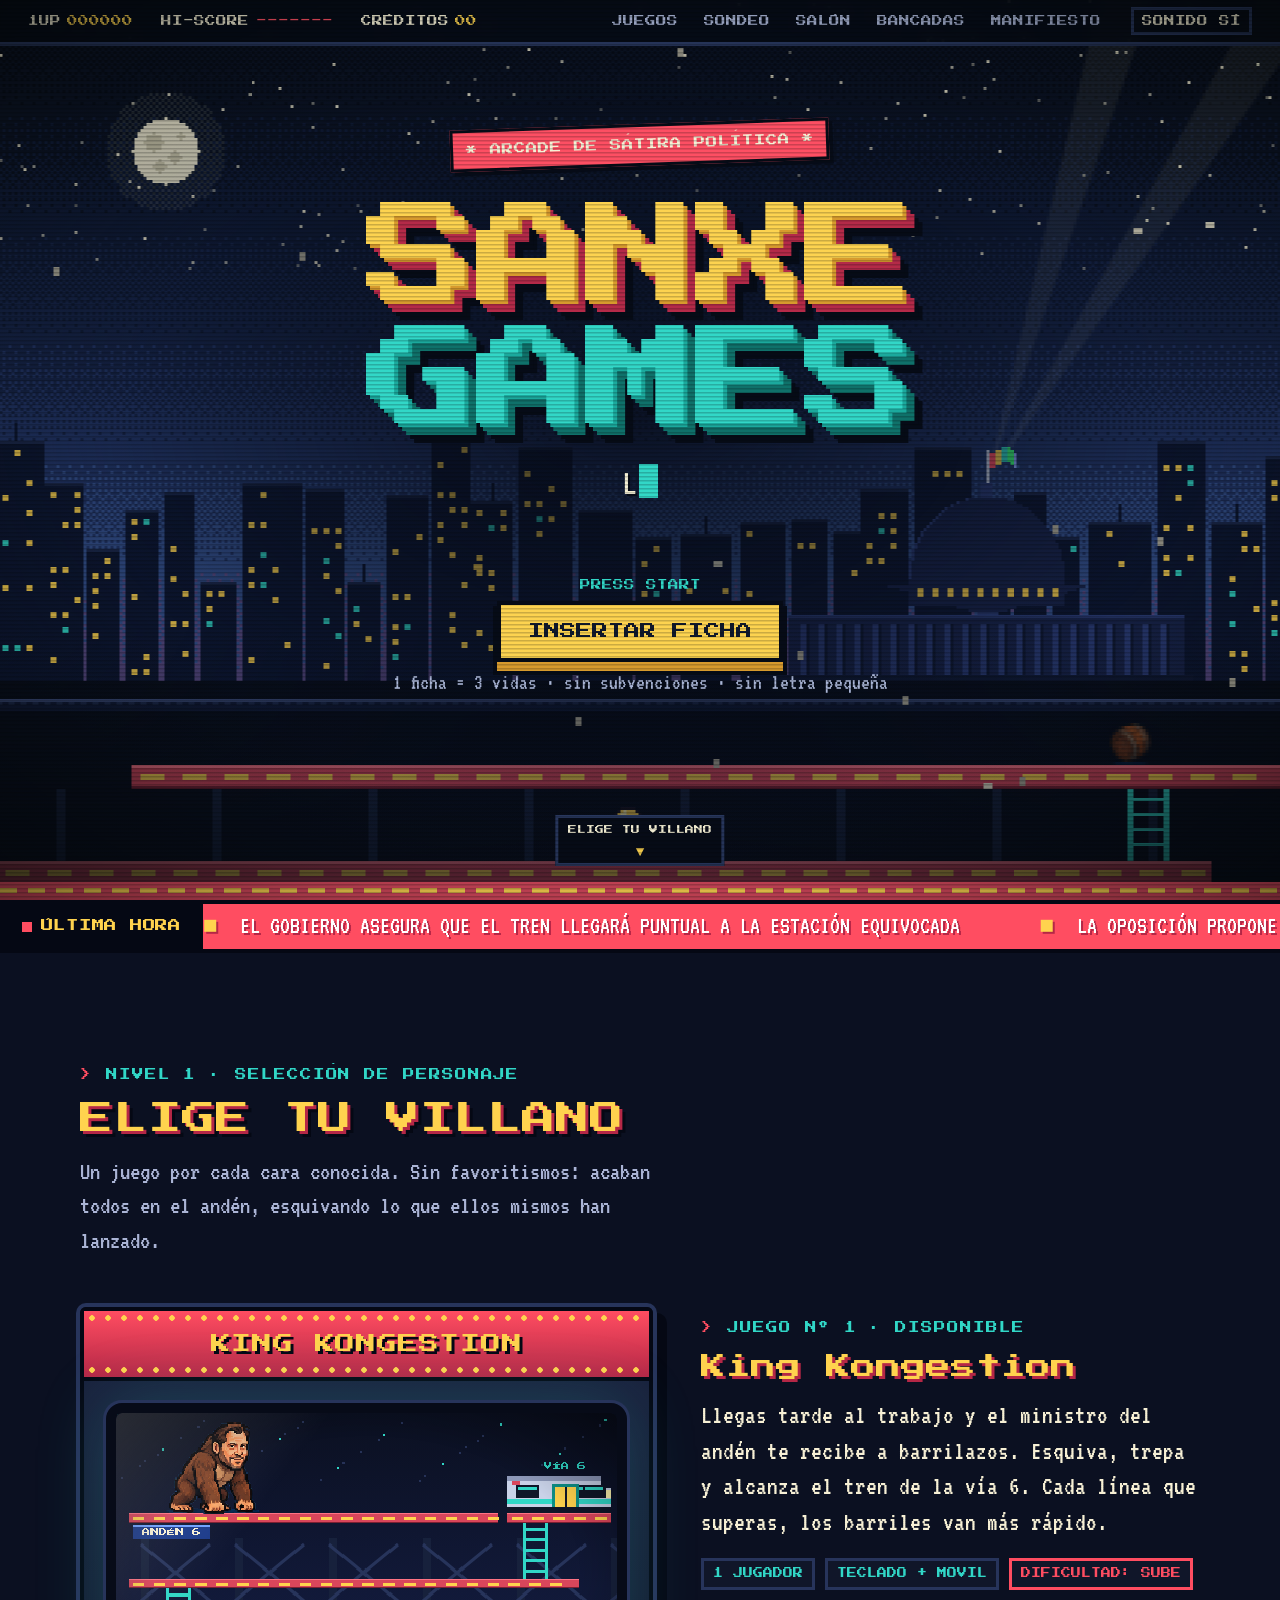
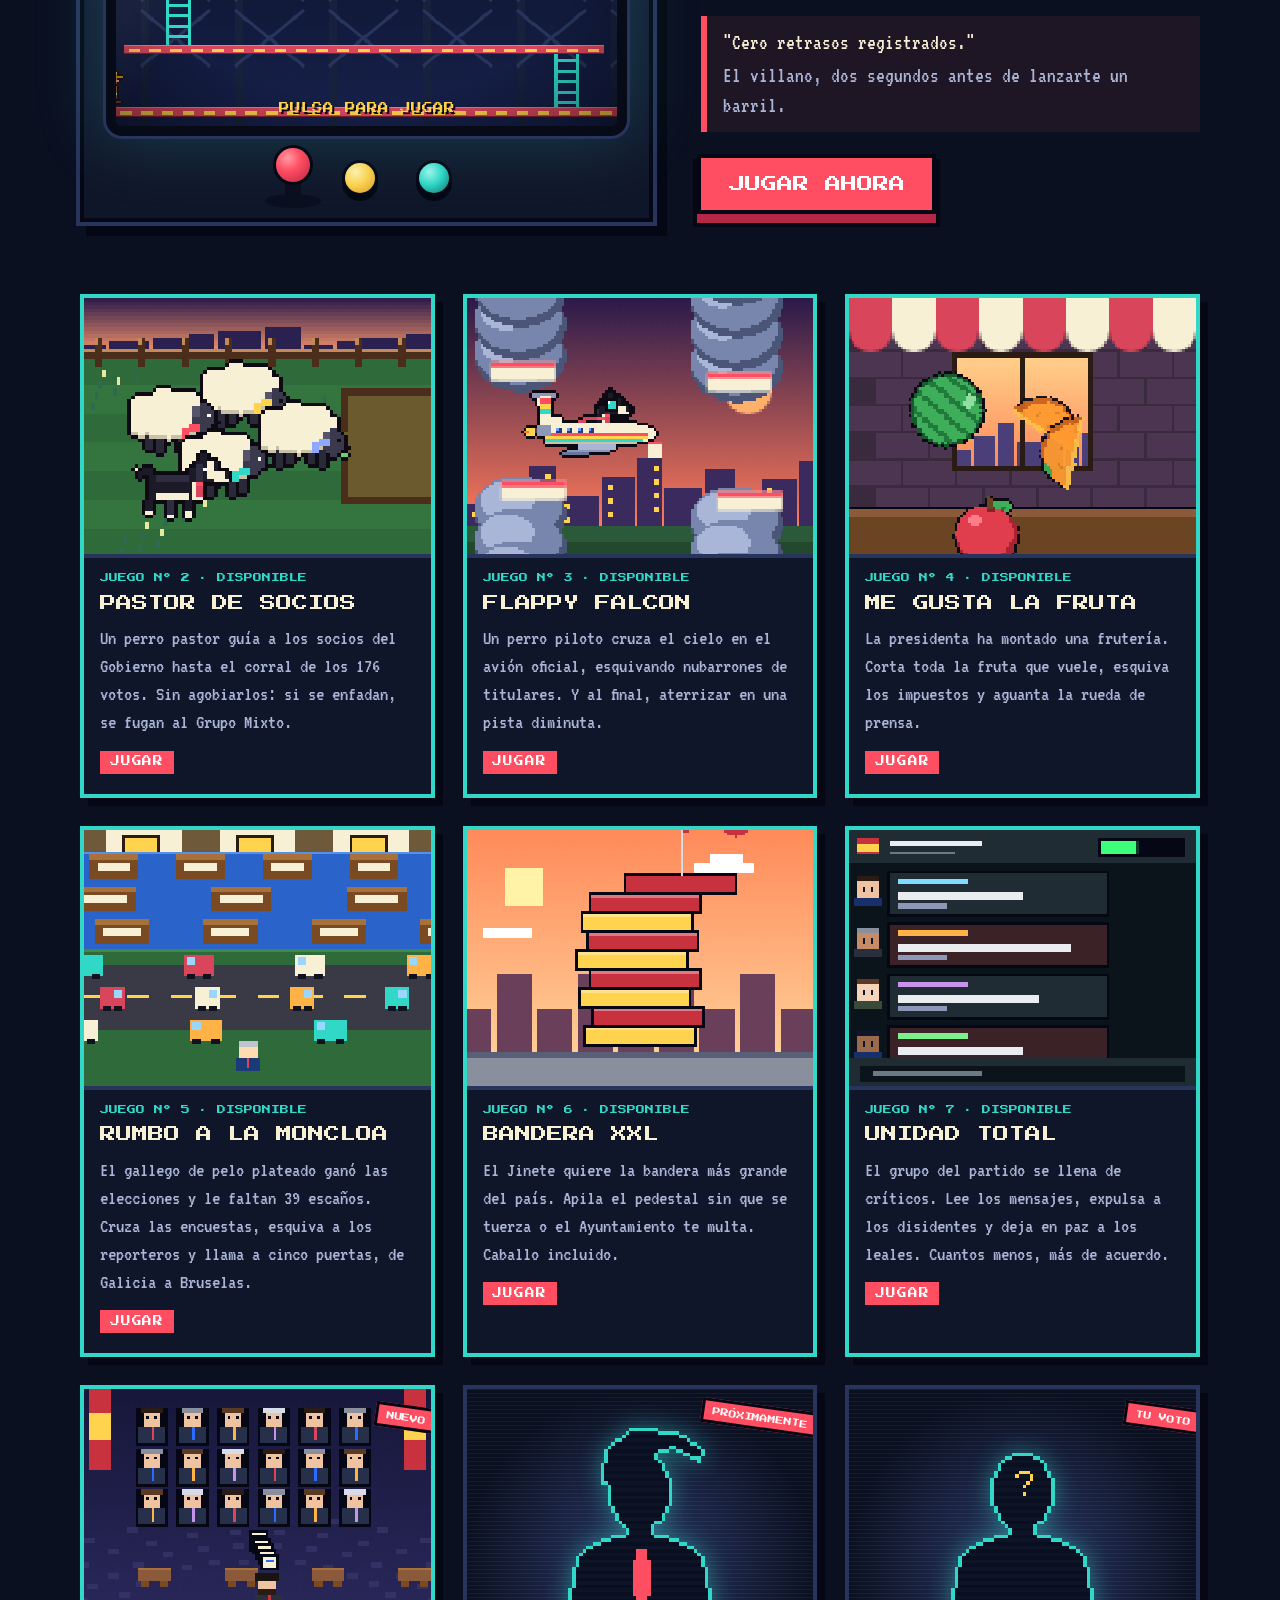
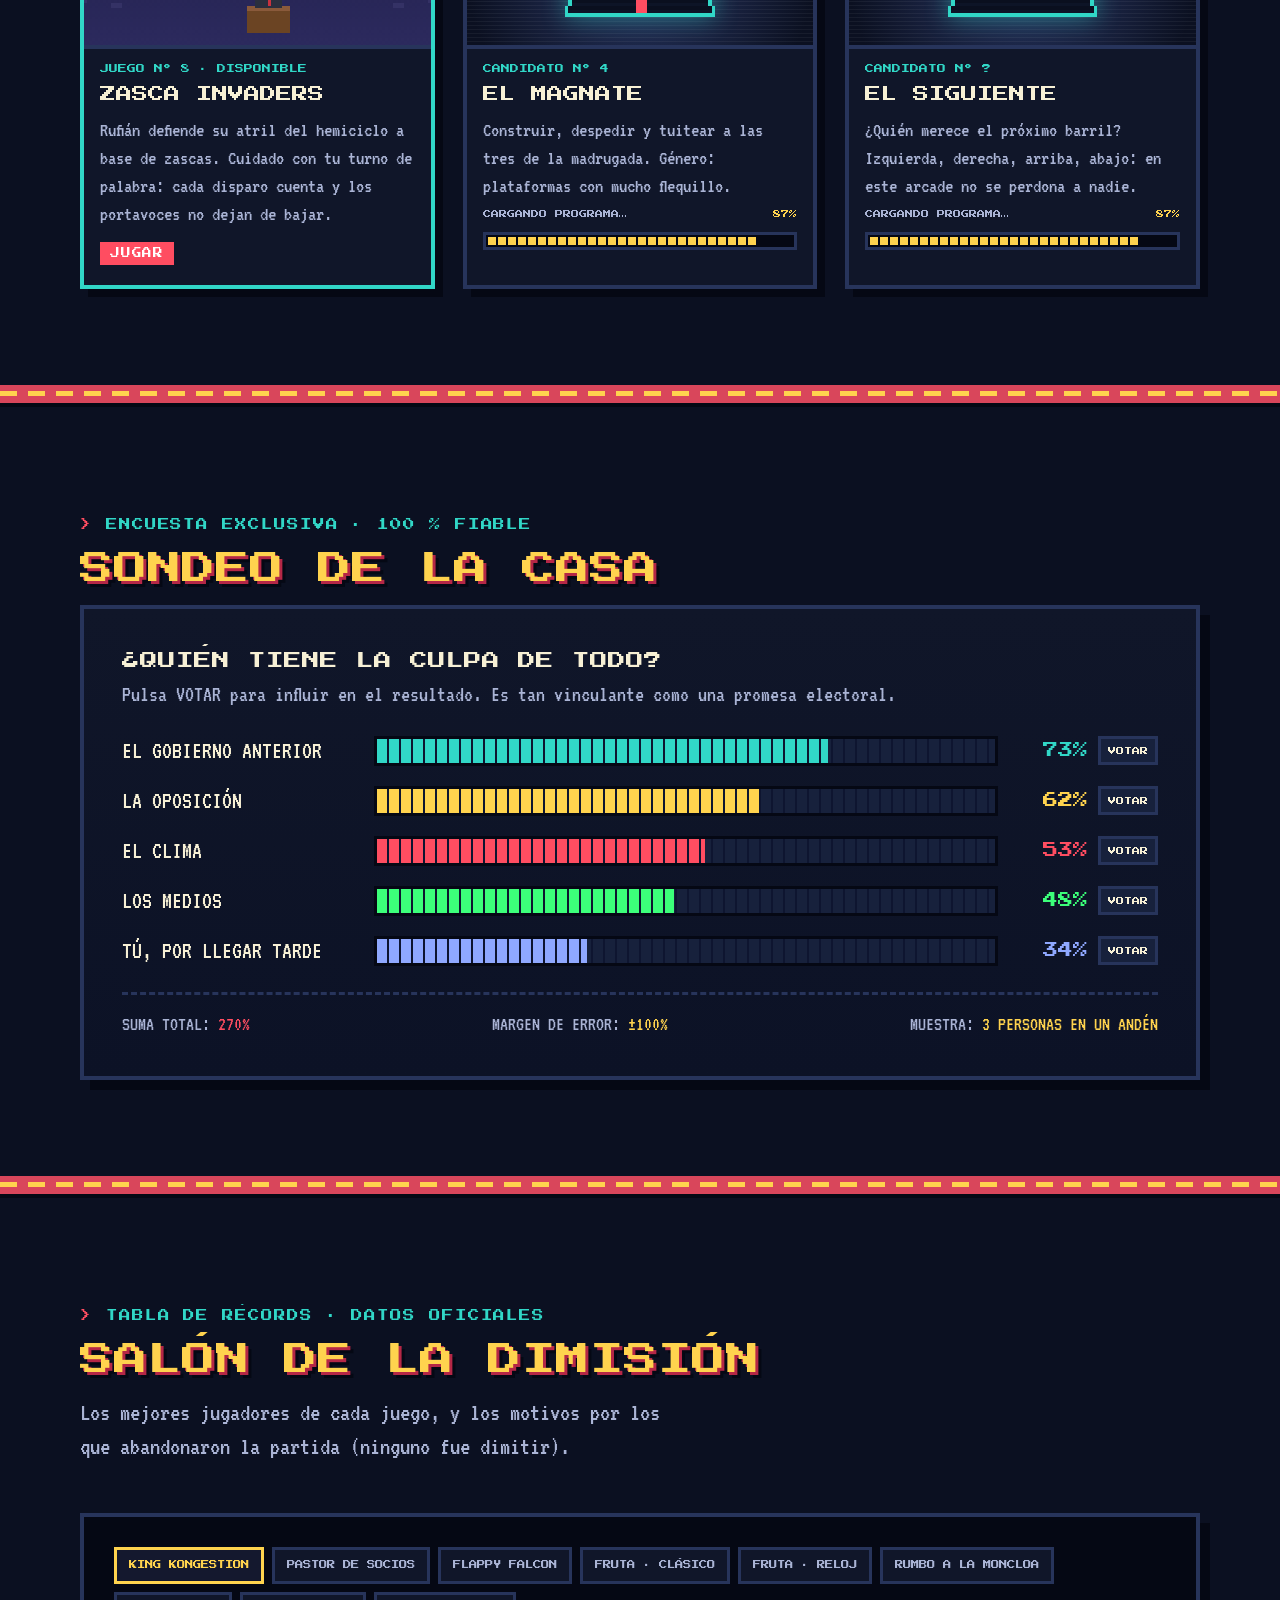
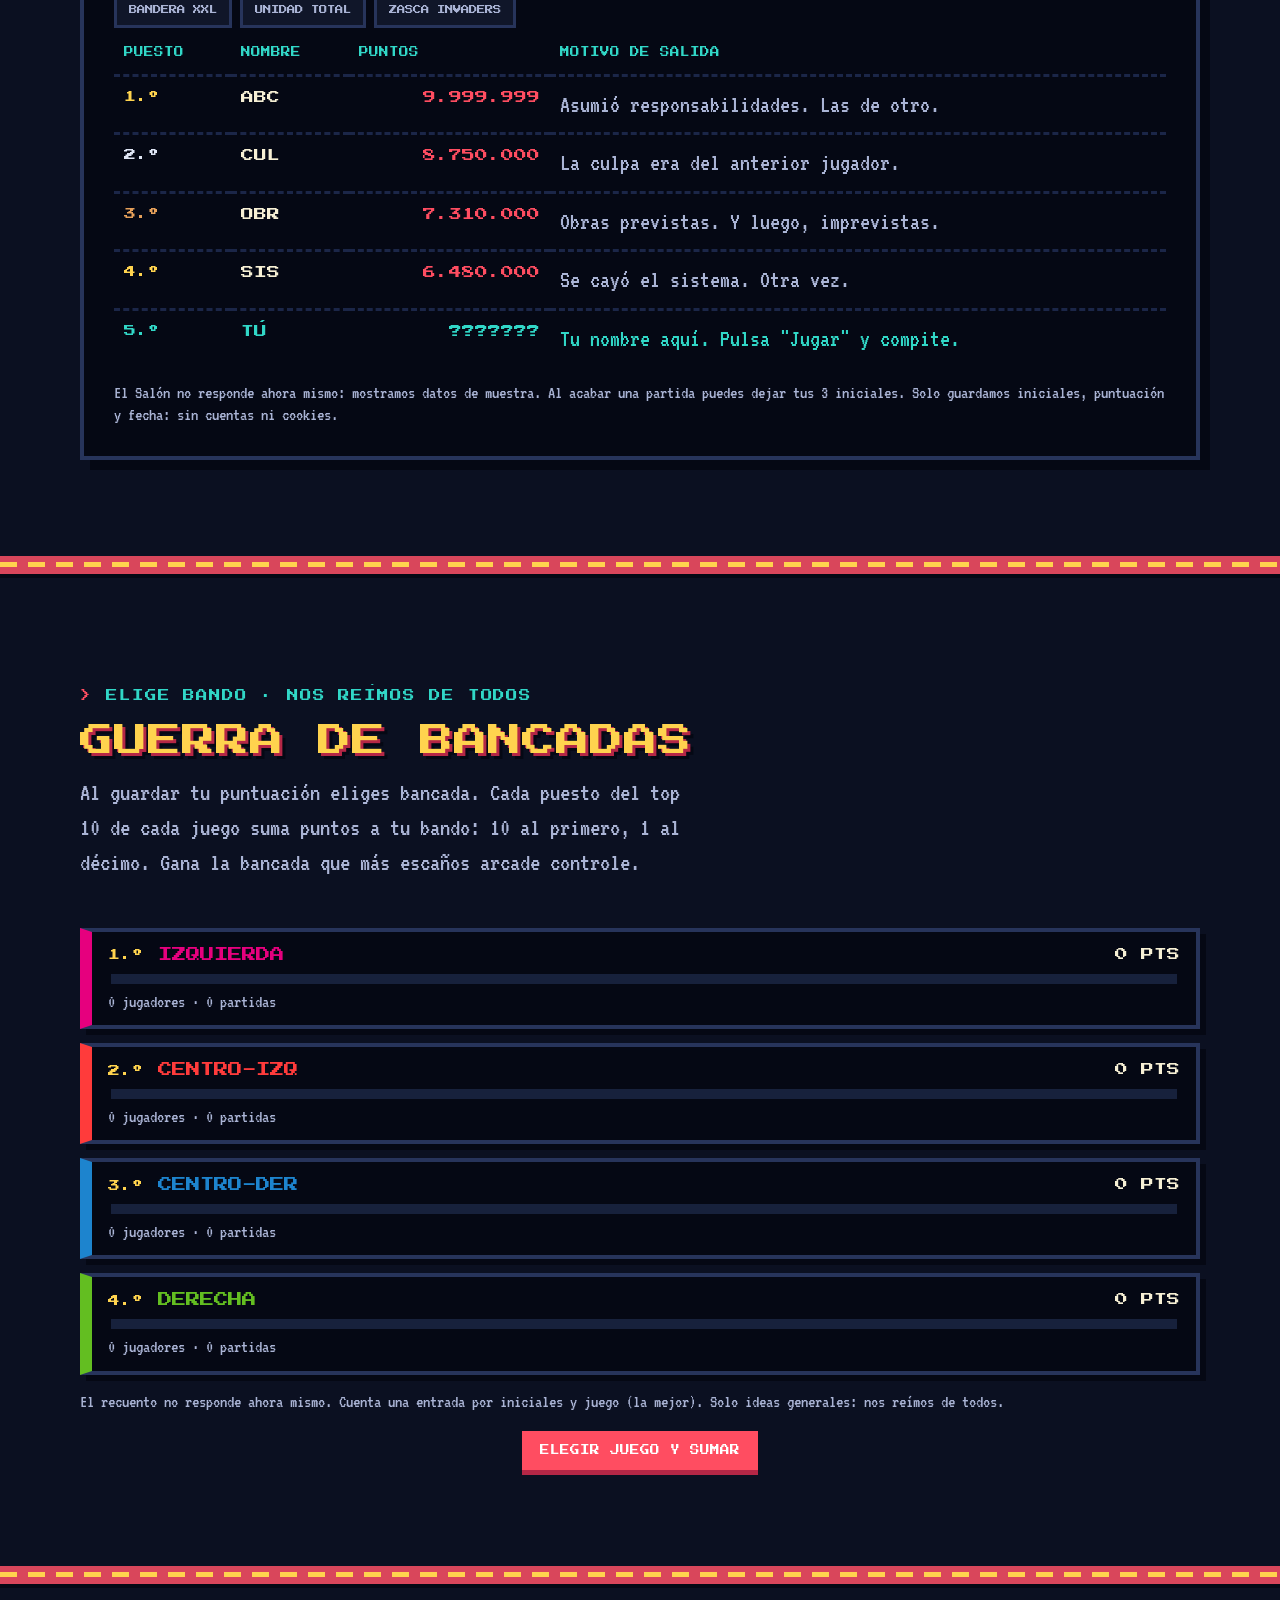
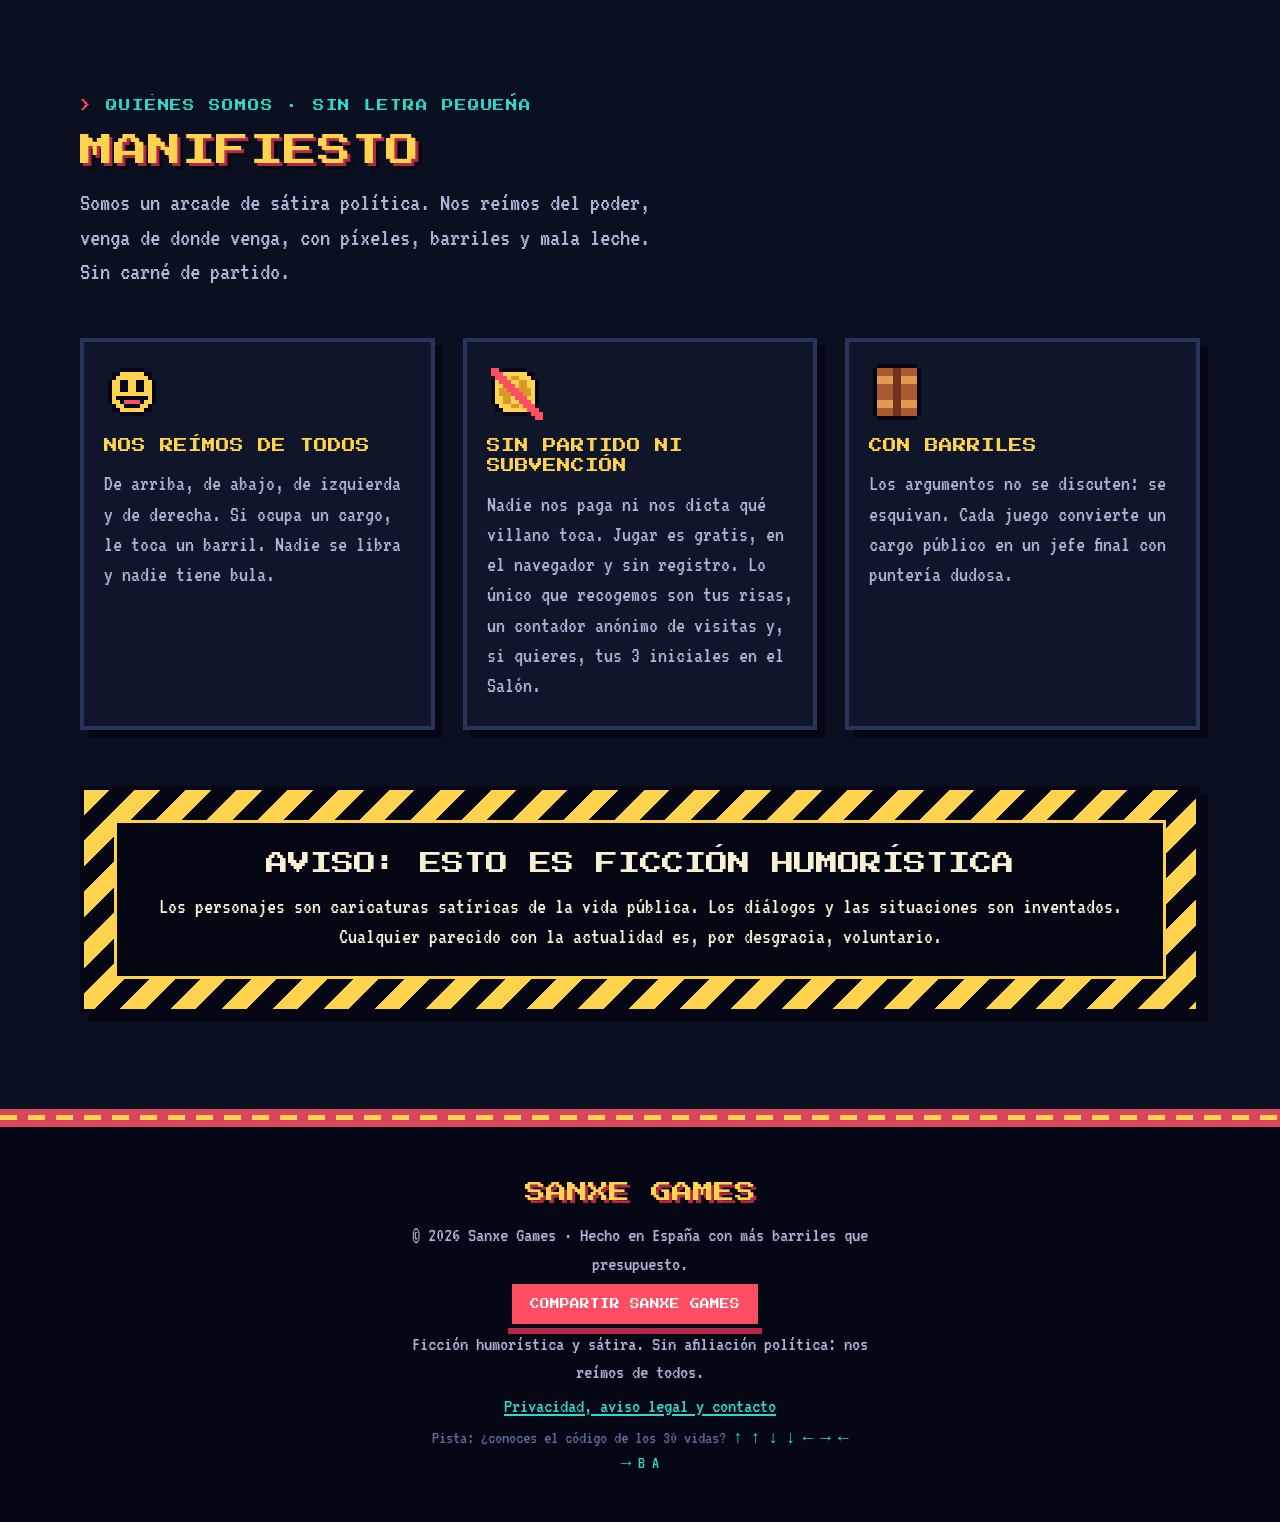
<file: index.html>
<!doctype html>
<html lang="es">
<head>
  <meta charset="utf-8">
  <meta name="viewport" content="width=device-width, initial-scale=1, viewport-fit=cover">
  <title>Sanxe Games — Arcade de sátira política</title>
  <meta name="description" content="Videojuegos retro de sátira política. Todos los colores, ningún partido. Esquiva barriles, coge el tren y ríete de quien manda. Gratis y en el navegador.">
  <meta name="theme-color" content="#0b1021">
  <link rel="canonical" href="https://sanxegames.es/">
  <meta property="og:type" content="website">
  <meta property="og:locale" content="es_ES">
  <meta property="og:site_name" content="Sanxe Games">
  <meta property="og:title" content="Sanxe Games — Los políticos nunca dimiten. Aquí, al menos, pierden vidas.">
  <meta property="og:description" content="Arcade retro de sátira política. Todos los colores, ningún partido. Juega gratis en el navegador.">
  <meta property="og:url" content="https://sanxegames.es/">
  <meta property="og:image" content="https://sanxegames.es/assets/og.png">
  <meta property="og:image:width" content="1200">
  <meta property="og:image:height" content="630">
  <meta property="og:image:alt" content="Sanxe Games: arcade de sátira política con barriles, un tren y un viajero esquivando al villano.">
  <meta name="twitter:card" content="summary_large_image">
  <meta name="twitter:title" content="Sanxe Games — Arcade de sátira política">
  <meta name="twitter:description" content="Los políticos nunca dimiten. Aquí, al menos, pierden vidas.">
  <meta name="twitter:image" content="https://sanxegames.es/assets/og.png">
  <link rel="icon" href="favicon.svg" type="image/svg+xml">
  <link rel="preload" href="assets/fonts/PressStart2P-latin.woff2" as="font" type="font/woff2" crossorigin>
  <link rel="preload" href="assets/fonts/VT323-latin.woff2" as="font" type="font/woff2" crossorigin>
  <link rel="stylesheet" href="assets/home.css?v=12">
  <script>document.documentElement.classList.add("js")</script>
</head>
<body>
  <a class="skip" href="#juegos">Saltar al contenido</a>

  <div id="boot" aria-hidden="true">
    <div id="boot-lines"></div>
    <div class="hint">PULSA CUALQUIER TECLA PARA SALTAR</div>
  </div>

  <header class="hud" aria-label="Marcador">
    <span>1UP<b id="hud-score">000000</b></span>
    <span class="hi">HI-SCORE<b id="hud-visits">-------</b></span>
    <span>CRÉDITOS<b id="hud-credits">00</b></span>
    <span class="grow"></span>
    <nav aria-label="Secciones">
      <a href="#juegos">JUEGOS</a>
      <a href="#sondeo">SONDEO</a>
      <a href="#salon">SALÓN</a>
      <a href="#bancadas">BANCADAS</a>
      <a href="#manifiesto">MANIFIESTO</a>
    </nav>
    <button id="sound" type="button" aria-pressed="true" aria-label="Activar o desactivar sonido"><span class="snd-l">SONIDO </span><span id="sound-s">SÍ</span></button>
  </header>

  <main>
    <!-- ================= HERO ================= -->
    <section class="hero" id="inicio" aria-labelledby="logo">
      <canvas id="hero-canvas" aria-hidden="true"></canvas>
      <div class="hero-copy">
        <p class="badge">* ARCADE DE SÁTIRA POLÍTICA *</p>
        <h1 class="logo" id="logo" aria-label="Sanxe Games">
          <span class="l1" data-t="SANXE" aria-hidden="true">SANXE</span>
          <span class="l2" data-t="GAMES" aria-hidden="true">GAMES</span>
        </h1>
        <p class="tagline" id="tagline" data-full="Los políticos nunca dimiten. En nuestros juegos, al menos, pierden vidas.">Los políticos nunca dimiten. En nuestros juegos, al menos, <em>pierden vidas.</em></p>
        <div class="cta">
          <span class="press">PRESS START</span>
          <button class="btn" id="coin" type="button">Insertar ficha</button>
          <small>1 ficha = 3 vidas · sin subvenciones · sin letra pequeña</small>
        </div>
      </div>
      <a class="scroll-cue" href="#juegos" aria-label="Ir a los juegos">ELIGE TU VILLANO<span>▼</span></a>
      <div class="girder" aria-hidden="true"></div>
    </section>

    <!-- ================= TELETIPO ================= -->
    <div class="ticker" role="region" aria-label="Titulares satíricos">
      <div class="ticker-tag"><span><i></i>ÚLTIMA HORA</span></div>
      <div class="ticker-view">
        <div class="ticker-run">
          <ul>
            <li>El Gobierno asegura que el tren llegará puntual a la estación equivocada</li>
            <li>La oposición propone una comisión para estudiar por qué no hay comisiones</li>
            <li>Se cae el sistema otra vez: las elecciones se repiten por motivos técnicos</li>
            <li>Un político admite haber leído un artículo entero y lo niega a los cinco minutos</li>
            <li>Los barriles suben un 300 % y la culpa es del gobierno anterior</li>
            <li>Comunicado: la dimisión que no se ha producido no ha sido aceptada</li>
            <li>Inversión récord en promesas: cero euros ejecutados</li>
          </ul>
          <ul aria-hidden="true">
            <li>El Gobierno asegura que el tren llegará puntual a la estación equivocada</li>
            <li>La oposición propone una comisión para estudiar por qué no hay comisiones</li>
            <li>Se cae el sistema otra vez: las elecciones se repiten por motivos técnicos</li>
            <li>Un político admite haber leído un artículo entero y lo niega a los cinco minutos</li>
            <li>Los barriles suben un 300 % y la culpa es del gobierno anterior</li>
            <li>Comunicado: la dimisión que no se ha producido no ha sido aceptada</li>
            <li>Inversión récord en promesas: cero euros ejecutados</li>
          </ul>
        </div>
      </div>
    </div>

    <!-- ================= JUEGOS ================= -->
    <section class="section" id="juegos" aria-labelledby="t-juegos">
      <div class="wrap">
        <p class="kicker reveal">NIVEL 1 · SELECCIÓN DE PERSONAJE</p>
        <h2 class="title reveal" id="t-juegos">ELIGE TU VILLANO</h2>
        <p class="lead reveal">Un juego por cada cara conocida. Sin favoritismos: acaban todos en el andén, esquivando lo que ellos mismos han lanzado.</p>

        <article class="cab reveal">
          <div class="cab-body">
            <h3 class="cab-marquee">KING KONGESTION</h3>
            <a class="screen" href="king-kongestion/" aria-label="Jugar a King Kongestion">
              <canvas id="attract" width="480" height="300" aria-hidden="true"></canvas>
              <span class="insert">PULSA PARA JUGAR</span>
            </a>
            <div class="cab-controls" aria-hidden="true"><span class="stick"></span><span class="pbtn a"></span><span class="pbtn b"></span></div>
          </div>
          <div class="cab-info">
            <p class="kicker">JUEGO Nº 1 · DISPONIBLE</p>
            <h3>King Kongestion</h3>
            <p>Llegas tarde al trabajo y el ministro del andén te recibe a barrilazos. Esquiva, trepa y alcanza el tren de la vía 6. Cada línea que superas, los barriles van más rápido.</p>
            <ul class="chips">
              <li>1 JUGADOR</li>
              <li>TECLADO + MÓVIL</li>
              <li class="hot">DIFICULTAD: SUBE</li>
            </ul>
            <blockquote class="quote"><b>"Cero retrasos registrados."</b>El villano, dos segundos antes de lanzarte un barril.</blockquote>
            <a class="btn red" id="play" href="king-kongestion/">Jugar ahora</a>
          </div>
        </article>

        <div class="grid3">
          <a class="locked playable reveal" href="pastor-de-socios/" aria-label="Jugar a Pastor de socios">
            <div class="shot"><canvas id="pastor-thumb" width="96" height="72" aria-hidden="true"></canvas></div>
            <div class="body">
              <span class="cand">JUEGO Nº 2 · DISPONIBLE</span>
              <h3>PASTOR DE SOCIOS</h3>
              <p>Un perro pastor guía a los socios del Gobierno hasta el corral de los 176 votos. Sin agobiarlos: si se enfadan, se fugan al Grupo Mixto.</p>
              <span class="tag">JUGAR</span>
            </div>
          </a>
          <a class="locked playable reveal" href="flappy-falcon/" aria-label="Jugar a Flappy Falcon">
            <div class="shot"><canvas id="falcon-thumb" width="128" height="96" aria-hidden="true"></canvas></div>
            <div class="body">
              <span class="cand">JUEGO Nº 3 · DISPONIBLE</span>
              <h3>FLAPPY FALCON</h3>
              <p>Un perro piloto cruza el cielo en el avión oficial, esquivando nubarrones de titulares. Y al final, aterrizar en una pista diminuta.</p>
              <span class="tag">JUGAR</span>
            </div>
          </a>
          <a class="locked playable reveal" href="me-gusta-la-fruta/" aria-label="Jugar a Me gusta la fruta">
            <div class="shot"><canvas id="fruit-thumb" width="128" height="96" aria-hidden="true"></canvas></div>
            <div class="body">
              <span class="cand">JUEGO Nº 4 · DISPONIBLE</span>
              <h3>ME GUSTA LA FRUTA</h3>
              <p>La presidenta ha montado una frutería. Corta toda la fruta que vuele, esquiva los impuestos y aguanta la rueda de prensa.</p>
              <span class="tag">JUGAR</span>
            </div>
          </a>
          <a class="locked playable reveal" href="rumbo-a-moncloa/" aria-label="Jugar a Rumbo a la Moncloa">
            <div class="shot"><canvas id="moncloa-thumb" width="128" height="96" aria-hidden="true"></canvas></div>
            <div class="body">
              <span class="cand">JUEGO Nº 5 · DISPONIBLE</span>
              <h3>RUMBO A LA MONCLOA</h3>
              <p>El gallego de pelo plateado ganó las elecciones y le faltan 39 escaños. Cruza las encuestas, esquiva a los reporteros y llama a cinco puertas, de Galicia a Bruselas.</p>
              <span class="tag">JUGAR</span>
            </div>
          </a>
          <a class="locked playable reveal" href="bandera-xxl/" aria-label="Jugar a Bandera XXL">
            <div class="shot"><canvas id="bandera-thumb" width="128" height="96" aria-hidden="true"></canvas></div>
            <div class="body">
              <span class="cand">JUEGO Nº 6 · DISPONIBLE</span>
              <h3>BANDERA XXL</h3>
              <p>El Jinete quiere la bandera más grande del país. Apila el pedestal sin que se tuerza o el Ayuntamiento te multa. Caballo incluido.</p>
              <span class="tag">JUGAR</span>
            </div>
          </a>
          <a class="locked playable reveal" href="unidad-total/" aria-label="Jugar a Unidad Total">
            <div class="shot"><canvas id="unidad-thumb" width="128" height="96" aria-hidden="true"></canvas></div>
            <div class="body">
              <span class="cand">JUEGO Nº 7 · DISPONIBLE</span>
              <h3>UNIDAD TOTAL</h3>
              <p>El grupo del partido se llena de críticos. Lee los mensajes, expulsa a los disidentes y deja en paz a los leales. Cuantos menos, más de acuerdo.</p>
              <span class="tag">JUGAR</span>
            </div>
          </a>
          <a class="locked playable reveal" href="zasca-invaders/" aria-label="Jugar a Zasca Invaders">
            <div class="shot"><canvas id="zasca-thumb" width="128" height="96" aria-hidden="true"></canvas><span class="stamp new">NUEVO</span></div>
            <div class="body">
              <span class="cand">JUEGO Nº 8 · DISPONIBLE</span>
              <h3>ZASCA INVADERS</h3>
              <p>Rufián defiende su atril del hemiciclo a base de zascas. Cuidado con tu turno de palabra: cada disparo cuenta y los portavoces no dejan de bajar.</p>
              <span class="tag">JUGAR</span>
            </div>
          </a>
          <article class="locked reveal" tabindex="0">
            <div class="shot"><canvas data-sil="magnate" width="48" height="56" aria-hidden="true"></canvas><span class="stamp">PRÓXIMAMENTE</span></div>
            <div class="body">
              <span class="cand">CANDIDATO Nº 4</span>
              <h3>EL MAGNATE</h3>
              <p>Construir, despedir y tuitear a las tres de la madrugada. Género: plataformas con mucho flequillo.</p>
              <div class="load-l"><span>CARGANDO PROGRAMA…</span><b>87%</b></div>
              <div class="load" aria-hidden="true"><i></i></div>
            </div>
            <div class="deny">ACCESO DENEGADO: FALTA PRESUPUESTO</div>
          </article>
          <article class="locked reveal" tabindex="0">
            <div class="shot"><canvas data-sil="mystery" width="48" height="56" aria-hidden="true"></canvas><span class="stamp">TU VOTO</span></div>
            <div class="body">
              <span class="cand">CANDIDATO Nº ?</span>
              <h3>EL SIGUIENTE</h3>
              <p>¿Quién merece el próximo barril? Izquierda, derecha, arriba, abajo: en este arcade no se perdona a nadie.</p>
              <div class="load-l"><span>CARGANDO PROGRAMA…</span><b>87%</b></div>
              <div class="load" aria-hidden="true"><i></i></div>
            </div>
            <div class="deny">ACCESO DENEGADO: SE HA CAÍDO EL SISTEMA</div>
          </article>
        </div>
      </div>
    </section>

    <div class="girder" aria-hidden="true"></div>

    <!-- ================= SONDEO ================= -->
    <section class="section" id="sondeo" aria-labelledby="t-sondeo">
      <div class="wrap">
        <p class="kicker reveal">ENCUESTA EXCLUSIVA · 100 % FIABLE</p>
        <h2 class="title reveal" id="t-sondeo">SONDEO DE LA CASA</h2>
        <div class="poll reveal" id="poll">
          <p class="poll-q">¿QUIÉN TIENE LA CULPA DE TODO?</p>
          <p class="poll-sub">Pulsa VOTAR para influir en el resultado. Es tan vinculante como una promesa electoral.</p>
          <div class="rows">
            <div class="row" data-v="87" style="--c:var(--cyan)"><span class="lb">El gobierno anterior</span><div class="track"><div class="fill"></div></div><span class="v">0%</span></div>
            <div class="row" data-v="74" style="--c:var(--yellow)"><span class="lb">La oposición</span><div class="track"><div class="fill"></div></div><span class="v">0%</span></div>
            <div class="row" data-v="63" style="--c:var(--red)"><span class="lb">El clima</span><div class="track"><div class="fill"></div></div><span class="v">0%</span></div>
            <div class="row" data-v="58" style="--c:var(--green)"><span class="lb">Los medios</span><div class="track"><div class="fill"></div></div><span class="v">0%</span></div>
            <div class="row" data-v="41" style="--c:#8fa8ff"><span class="lb">Tú, por llegar tarde</span><div class="track"><div class="fill"></div></div><span class="v">0%</span></div>
          </div>
          <div class="poll-foot">
            <span class="tot">SUMA TOTAL: <b id="poll-total">0%</b></span>
            <span>MARGEN DE ERROR: <b>±100%</b></span>
            <span>MUESTRA: <b>3 PERSONAS EN UN ANDÉN</b></span>
          </div>
        </div>
      </div>
    </section>

    <div class="girder" aria-hidden="true"></div>

    <!-- ================= SALÓN ================= -->
    <section class="section" id="salon" aria-labelledby="t-salon">
      <div class="wrap">
        <p class="kicker reveal">TABLA DE RÉCORDS · DATOS OFICIALES</p>
        <h2 class="title reveal" id="t-salon">SALÓN DE LA DIMISIÓN</h2>
        <p class="lead reveal">Los mejores jugadores de cada juego, y los motivos por los que abandonaron la partida (ninguno fue dimitir).</p>
        <div class="hall reveal">
          <div class="hall-tabs" id="hall-tabs" role="tablist" aria-label="Elegir juego"></div>
          <table>
            <thead><tr><th>PUESTO</th><th>NOMBRE</th><th id="hall-unit">PUNTOS</th><th>MOTIVO DE SALIDA</th></tr></thead>
            <tbody id="hall-body">
              <tr><td>1.º</td><td>ABC</td><td>9.999.999</td><td>Asumió responsabilidades. Las de otro.</td></tr>
              <tr><td>2.º</td><td>CUL</td><td>8.750.000</td><td>La culpa era del anterior jugador.</td></tr>
              <tr><td>3.º</td><td>OBR</td><td>7.310.000</td><td>Obras previstas. Y luego, imprevistas.</td></tr>
              <tr><td>4.º</td><td>SIS</td><td>6.480.000</td><td>Se cayó el sistema. Otra vez.</td></tr>
              <tr class="me"><td>5.º</td><td>TÚ</td><td>???????</td><td>Tu nombre aquí. Pulsa "Jugar" y compite.</td></tr>
            </tbody>
          </table>
          <p class="hall-note" id="hall-note">Al acabar una partida puedes dejar tus 3 iniciales. Solo guardamos iniciales, puntuación y fecha: sin cuentas ni cookies.</p>
        </div>
      </div>
    </section>

    <div class="girder" aria-hidden="true"></div>

    <!-- ================= GUERRA DE BANCADAS ================= -->
    <section class="section" id="bancadas" aria-labelledby="t-banc">
      <div class="wrap">
        <p class="kicker reveal">ELIGE BANDO · NOS REÍMOS DE TODOS</p>
        <h2 class="title reveal" id="t-banc">GUERRA DE BANCADAS</h2>
        <p class="lead reveal">Al guardar tu puntuación eliges bancada. Cada puesto del top 10 de cada juego suma puntos a tu bando: 10 al primero, 1 al décimo. Gana la bancada que más escaños arcade controle.</p>
        <div class="war reveal" id="war" aria-live="polite"><p class="hall-note">Pasando lista de escaños…</p></div>
        <p class="hall-note" id="war-note">Cuenta una entrada por iniciales y juego (la mejor). Solo ideas generales: nos reímos de todos.</p>
        <p class="war-cta"><a class="btn-link" href="#juegos">ELEGIR JUEGO Y SUMAR</a></p>
      </div>
    </section>

    <div class="girder" aria-hidden="true"></div>

    <!-- ================= MANIFIESTO ================= -->
    <section class="section" id="manifiesto" aria-labelledby="t-man">
      <div class="wrap">
        <p class="kicker reveal">QUIÉNES SOMOS · SIN LETRA PEQUEÑA</p>
        <h2 class="title reveal" id="t-man">MANIFIESTO</h2>
        <p class="lead reveal">Somos un arcade de sátira política. Nos reímos del poder, venga de donde venga, con píxeles, barriles y mala leche. Sin carné de partido.</p>
        <div class="manifesto">
          <article class="man reveal"><canvas data-icon="mask" width="14" height="14" aria-hidden="true"></canvas><h3>NOS REÍMOS DE TODOS</h3><p>De arriba, de abajo, de izquierda y de derecha. Si ocupa un cargo, le toca un barril. Nadie se libra y nadie tiene bula.</p></article>
          <article class="man reveal"><canvas data-icon="coin" width="14" height="14" aria-hidden="true"></canvas><h3>SIN PARTIDO NI SUBVENCIÓN</h3><p>Nadie nos paga ni nos dicta qué villano toca. Jugar es gratis, en el navegador y sin registro. Lo único que recogemos son tus risas, un contador anónimo de visitas y, si quieres, tus 3 iniciales en el Salón.</p></article>
          <article class="man reveal"><canvas data-icon="barrel" width="14" height="14" aria-hidden="true"></canvas><h3>CON BARRILES</h3><p>Los argumentos no se discuten: se esquivan. Cada juego convierte un cargo público en un jefe final con puntería dudosa.</p></article>
        </div>
        <div class="banner reveal" role="note">
          <div><strong>AVISO: ESTO ES FICCIÓN HUMORÍSTICA</strong><span>Los personajes son caricaturas satíricas de la vida pública. Los diálogos y las situaciones son inventados. Cualquier parecido con la actualidad es, por desgracia, voluntario.</span></div>
        </div>
      </div>
    </section>
  </main>

  <div class="girder" aria-hidden="true"></div>
  <footer>
    <div class="wrap">
      <p class="logo-s">SANXE GAMES</p>
      <p>© 2026 Sanxe Games · Hecho en España con más barriles que presupuesto.</p>
      <p><button type="button" class="share-site" id="share-site">COMPARTIR SANXE GAMES</button> <span id="share-msg" role="status" aria-live="polite"></span></p>
      <p>Ficción humorística y sátira. Sin afiliación política: nos reímos de todos.</p>
      <p><a href="privacidad/">Privacidad, aviso legal y contacto</a></p>
      <p class="hint">Pista: ¿conoces el código de los 30 vidas? <kbd>↑ ↑ ↓ ↓ ← → ← → B A</kbd></p>
    </div>
  </footer>

  <div id="toast" role="status" aria-live="polite"></div>
  <canvas id="rain" aria-hidden="true" hidden></canvas>
  <div class="crt" aria-hidden="true"></div>

  <script src="assets/commuter-sprites.js"></script>
  <script src="pastor-de-socios/sprites.js?v=2"></script>
  <script src="me-gusta-la-fruta/sprites.js?v=1"></script>
  <script src="assets/scores.js?v=11"></script>
  <script src="assets/home.js?v=23"></script>
</body>
</html>
</file>
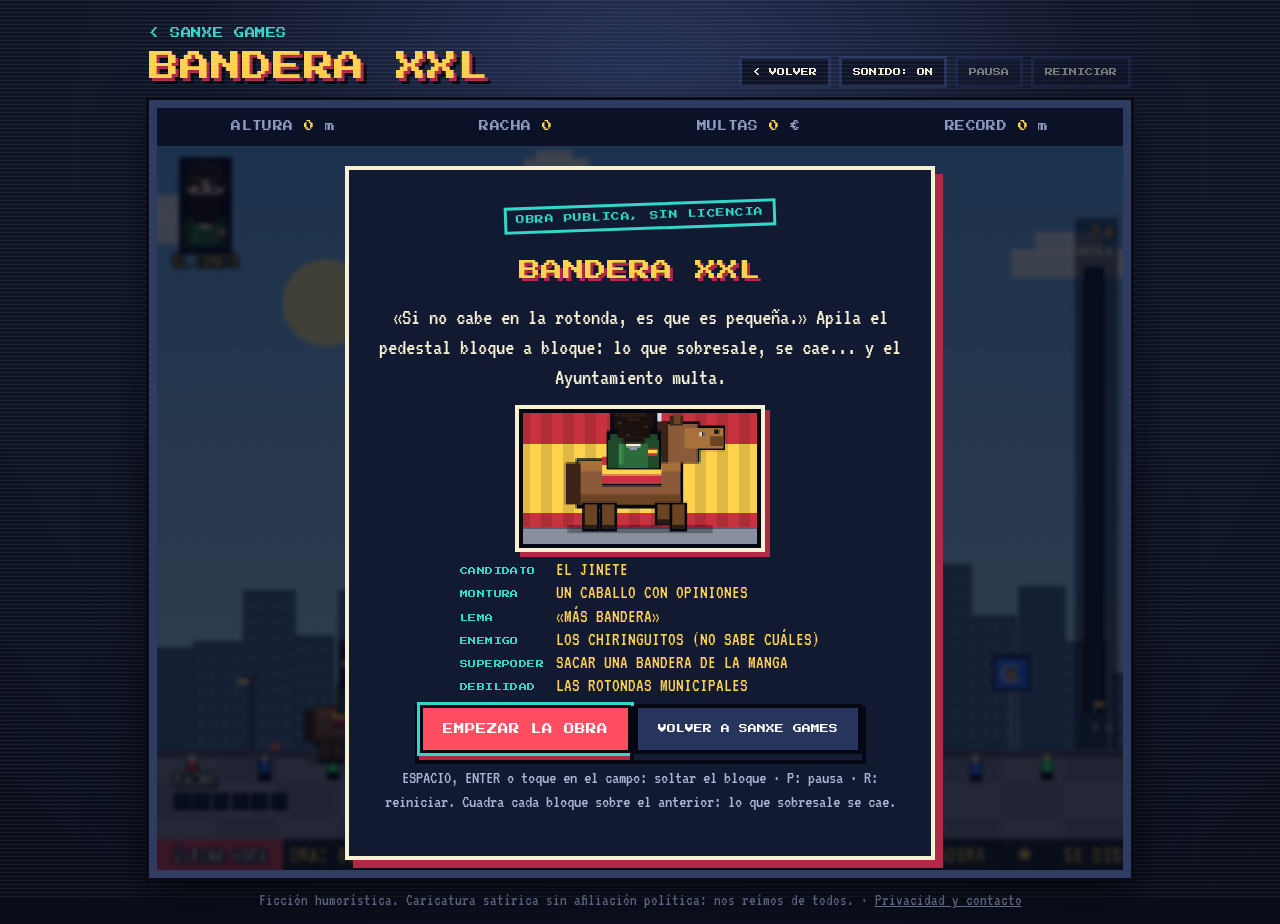
<file: bandera-xxl/index.html>
<!doctype html>
<html lang="es">
<head>
  <meta charset="UTF-8">
  <meta name="viewport" content="width=device-width, initial-scale=1.0, viewport-fit=cover">
  <meta name="theme-color" content="#0b1021">
  <link rel="canonical" href="https://sanxegames.es/bandera-xxl/">
  <meta name="description" content="Bandera XXL: apila el pedestal más alto de la plaza para izar la bandera más grande del país. Juego de sátira política gratis en el navegador.">
  <title>Bandera XXL — Sanxe Games</title>
  <meta property="og:type" content="website">
  <meta property="og:site_name" content="Sanxe Games">
  <meta property="og:locale" content="es_ES">
  <meta property="og:title" content="Bandera XXL — Sanxe Games">
  <meta property="og:description" content="Bandera XXL: apila el pedestal más alto de la plaza para izar la bandera más grande del país. Juego de sátira política gratis en el navegador.">
  <meta property="og:url" content="https://sanxegames.es/bandera-xxl/">
  <meta property="og:image" content="https://sanxegames.es/assets/og/bandera-xxl.png">
  <meta property="og:image:width" content="1200">
  <meta property="og:image:height" content="630">
  <meta name="twitter:card" content="summary_large_image">
  <meta name="twitter:title" content="Bandera XXL — Sanxe Games">
  <meta name="twitter:description" content="Bandera XXL: apila el pedestal más alto de la plaza para izar la bandera más grande del país. Juego de sátira política gratis en el navegador.">
  <meta name="twitter:image" content="https://sanxegames.es/assets/og/bandera-xxl.png">
  <link rel="icon" href="../favicon.svg" type="image/svg+xml">
  <link rel="preload" href="../assets/fonts/PressStart2P-latin.woff2" as="font" type="font/woff2" crossorigin>
  <link rel="stylesheet" href="style.css?v=2">
  <link rel="stylesheet" href="../assets/mobile.css?v=6">
</head>
<body>
  <main class="cabinet">
    <header>
      <div>
        <a class="back" href="../">&lt; SANXE GAMES</a>
        <h1>BANDERA XXL</h1>
      </div>
      <div class="toolbar" aria-label="Opciones de partida">
        <a class="small-button back-button" href="../" aria-label="Volver a Sanxe Games">&lt; VOLVER</a>
        <button id="sound" class="small-button" aria-label="Activar o desactivar sonido" aria-pressed="true">SONIDO: ON</button>
        <button id="pause" class="small-button" disabled>PAUSA</button>
        <button id="restart" class="small-button" disabled>REINICIAR</button>
      </div>
    </header>

    <section class="screen" aria-label="Videojuego Bandera XXL">
      <div class="hud">
        <span>ALTURA <b id="alt">0</b> m</span>
        <span>RACHA <b id="perf">0</b></span>
        <span>MULTAS <b id="fine">0</b> €</span>
        <span>RÉCORD <b id="best">0</b> m</span>
      </div>
      <p id="game-status" class="sr-only" role="status" aria-live="polite">Partida preparada.</p>
      <canvas id="game" width="800" height="600" tabindex="0" aria-label="Área de juego" aria-describedby="game-help">Tu navegador necesita admitir Canvas para ejecutar el juego.</canvas>
      <div id="overlay" class="overlay" aria-live="polite">
        <div class="panel">
          <p class="stamp" id="overlay-stamp">SÁTIRA PIXELADA</p>
          <h2 id="overlay-title">BANDERA XXL</h2>
          <p id="overlay-text"></p>
          <div id="overlay-extra"></div>
          <div id="overlay-actions" class="actions"></div>
          <p id="game-help" class="keys">ESPACIO, ENTER o toque en el campo: soltar el bloque · P: pausa · R: reiniciar. Cuadra cada bloque sobre el anterior: lo que sobresale se cae.</p>
        </div>
      </div>
    </section>

    <nav class="dpad one" aria-label="Controles táctiles">
      <button id="drop" aria-label="Soltar bloque">SOLTAR</button>
    </nav>

    <footer>Ficción humorística. Caricatura satírica sin afiliación política: nos reímos de todos. · <a href="../privacidad/" style="color:inherit">Privacidad y contacto</a></footer>
  </main>
  <script src="audio.js?v=2"></script>
  <script src="../assets/scores.js?v=11"></script>
  <script src="../assets/mobile.js?v=3" data-vertical></script>
  <script src="game.js?v=5"></script>
</body>
</html>
</file>
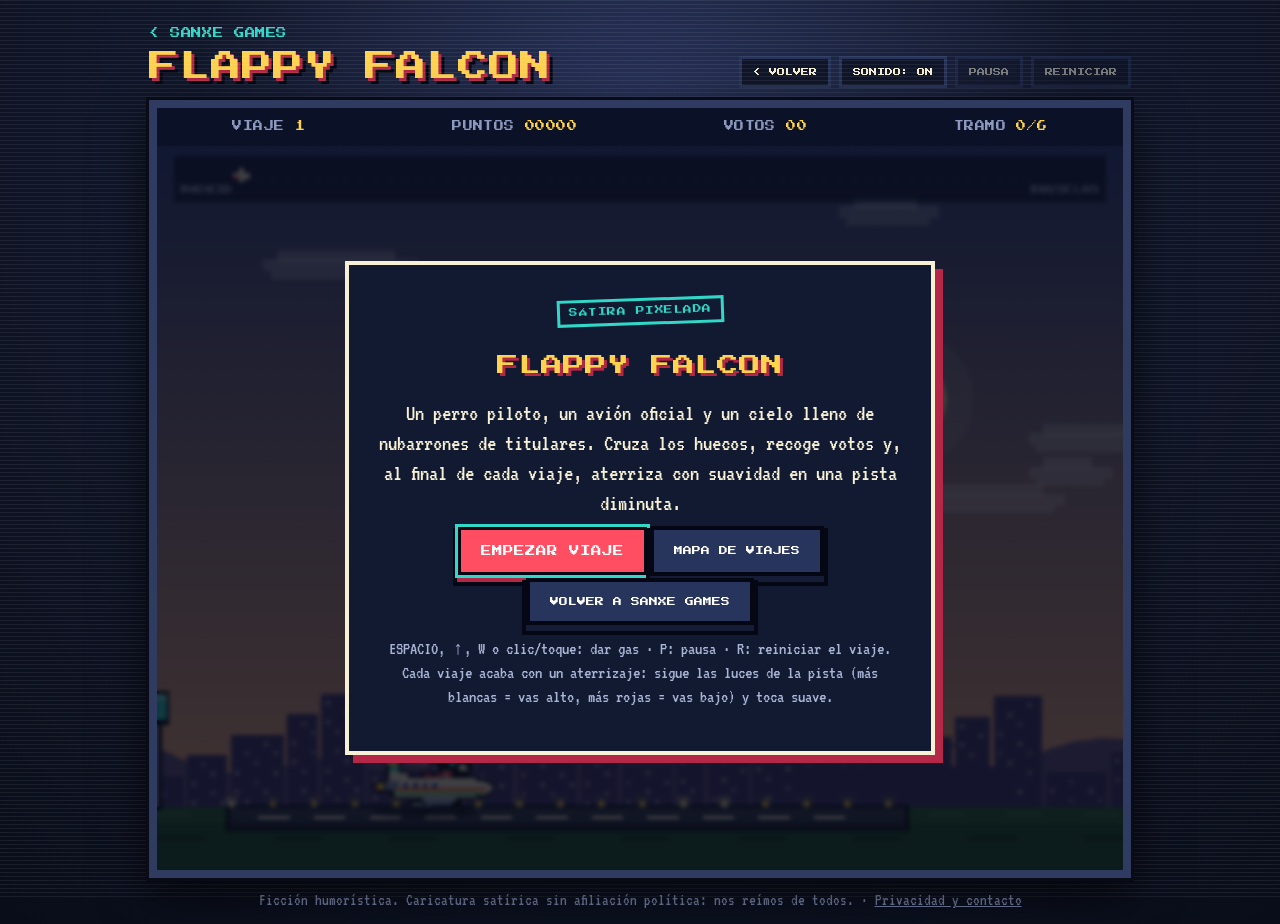
<file: flappy-falcon/index.html>
<!doctype html>
<html lang="es">
<head>
  <meta charset="UTF-8">
  <meta name="viewport" content="width=device-width, initial-scale=1.0, viewport-fit=cover">
  <meta name="theme-color" content="#0b1021">
  <link rel="canonical" href="https://sanxegames.es/flappy-falcon/">
  <meta name="description" content="Flappy Falcon: un perro piloto cruza el cielo en el avión oficial esquivando nubarrones de titulares. Juego retro de sátira política, gratis.">
  <title>Flappy Falcon — Sanxe Games</title>
  <meta property="og:type" content="website">
  <meta property="og:site_name" content="Sanxe Games">
  <meta property="og:locale" content="es_ES">
  <meta property="og:title" content="Flappy Falcon — Sanxe Games">
  <meta property="og:description" content="Flappy Falcon: un perro piloto cruza el cielo en el avión oficial esquivando nubarrones de titulares. Juego retro de sátira política, gratis.">
  <meta property="og:url" content="https://sanxegames.es/flappy-falcon/">
  <meta property="og:image" content="https://sanxegames.es/assets/og/flappy-falcon.png">
  <meta property="og:image:width" content="1200">
  <meta property="og:image:height" content="630">
  <meta name="twitter:card" content="summary_large_image">
  <meta name="twitter:title" content="Flappy Falcon — Sanxe Games">
  <meta name="twitter:description" content="Flappy Falcon: un perro piloto cruza el cielo en el avión oficial esquivando nubarrones de titulares. Juego retro de sátira política, gratis.">
  <meta name="twitter:image" content="https://sanxegames.es/assets/og/flappy-falcon.png">
  <link rel="icon" href="../favicon.svg" type="image/svg+xml">
  <link rel="preload" href="../assets/fonts/PressStart2P-latin.woff2" as="font" type="font/woff2" crossorigin>
  <link rel="stylesheet" href="style.css?v=2">
  <link rel="stylesheet" href="../assets/mobile.css?v=6">
</head>
<body>
  <main class="cabinet">
    <header>
      <div>
        <a class="back" href="../">&lt; SANXE GAMES</a>
        <h1>FLAPPY FALCON</h1>
      </div>
      <div class="toolbar" aria-label="Opciones de partida">
        <a class="small-button back-button" href="../" aria-label="Volver a Sanxe Games">&lt; VOLVER</a>
        <button id="sound" class="small-button" aria-label="Activar o desactivar sonido" aria-pressed="true">SONIDO: ON</button>
        <button id="pause" class="small-button" disabled>PAUSA</button>
        <button id="restart" class="small-button" disabled>REINICIAR</button>
      </div>
    </header>

    <section class="screen" aria-label="Videojuego Flappy Falcon">
      <div class="hud">
        <span>VIAJE <b id="trip">1</b></span>
        <span>PUNTOS <b id="score">00000</b></span>
        <span>VOTOS <b id="votes">00</b></span>
        <span>TRAMO <b id="leg">0/0</b></span>
      </div>
      <p id="game-status" class="sr-only" role="status" aria-live="polite">Partida preparada.</p>
      <canvas id="game" width="800" height="600" tabindex="0" aria-label="Área de juego" aria-describedby="game-help">Tu navegador necesita admitir Canvas para ejecutar el juego.</canvas>
      <div id="overlay" class="overlay" aria-live="polite">
        <div class="panel">
          <p class="stamp" id="overlay-stamp">SÁTIRA PIXELADA</p>
          <h2 id="overlay-title">FLAPPY FALCON</h2>
          <p id="overlay-text"></p>
          <div id="overlay-extra"></div>
          <div id="overlay-actions" class="actions"></div>
          <p id="game-help" class="keys">ESPACIO, ↑, W o clic/toque: dar gas · P: pausa · R: reiniciar el viaje. Cada viaje acaba con un aterrizaje: sigue las luces de la pista (más blancas = vas alto, más rojas = vas bajo) y toca suave.</p>
        </div>
      </div>
    </section>

    <nav class="touch" aria-label="Controles táctiles">
      <button class="up" data-act="flap" aria-label="Dar gas">DAR GAS</button>
    </nav>
    <p class="touch-hint">Toca en cualquier parte del cielo para subir.</p>

    <footer>Ficción humorística. Caricatura satírica sin afiliación política: nos reímos de todos. · <a href="../privacidad/" style="color:inherit">Privacidad y contacto</a></footer>
  </main>
  <script src="../pastor-de-socios/sprites.js?v=2"></script>
  <script src="audio.js?v=1"></script>
  <script src="../assets/scores.js?v=11"></script>
  <script src="../assets/mobile.js?v=3" data-vertical></script>
  <script src="game.js?v=8"></script>
</body>
</html>
</file>
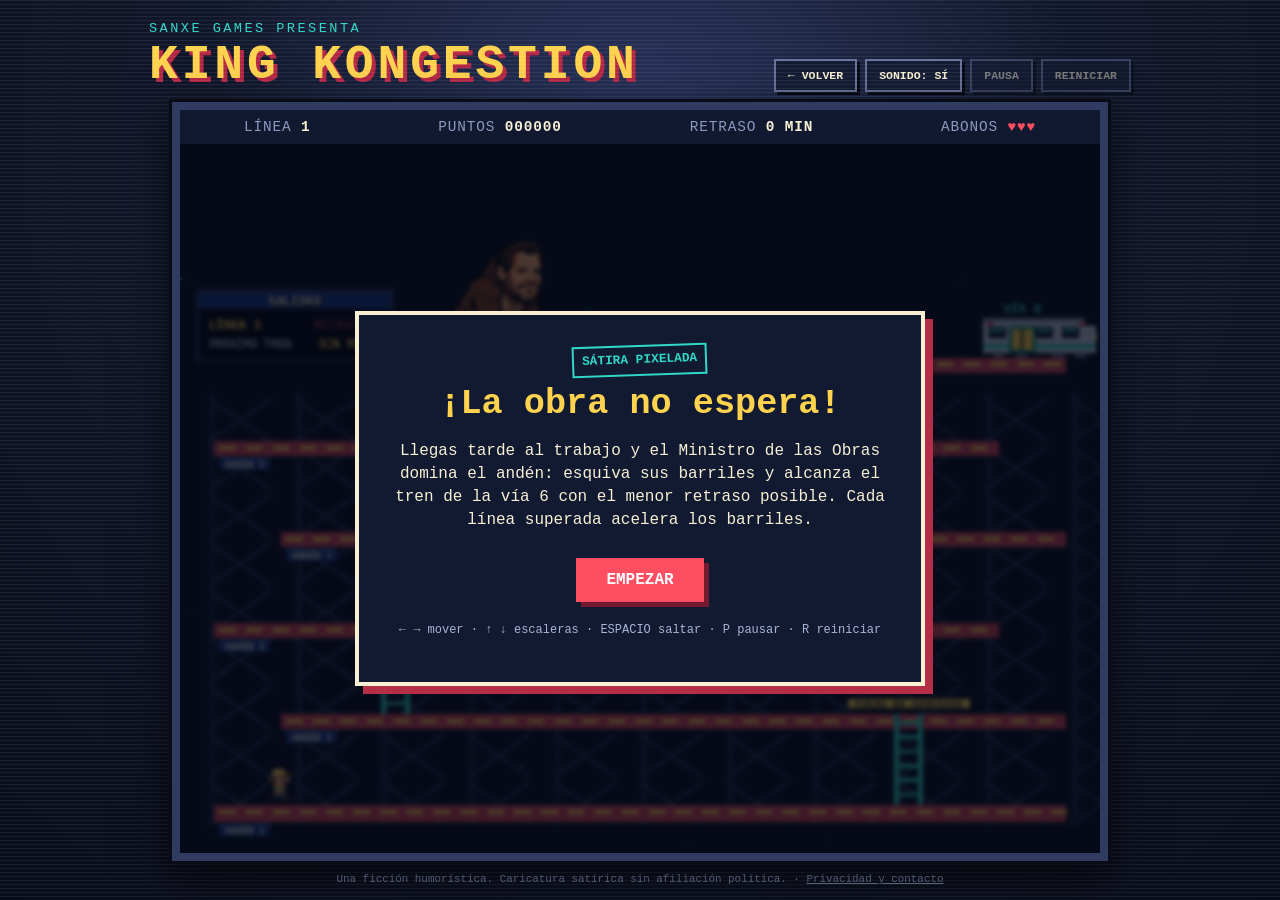
<file: king-kongestion/index.html>
<!doctype html>
<html lang="es">
<head>
  <meta charset="UTF-8">
  <meta name="viewport" content="width=device-width, initial-scale=1.0">
  <meta name="theme-color" content="#101629">
  <title>King Kongestion — Sanxe Games</title>
  <meta property="og:type" content="website">
  <meta property="og:site_name" content="Sanxe Games">
  <meta property="og:locale" content="es_ES">
  <meta property="og:title" content="King Kongestion — Sanxe Games">
  <meta property="og:description" content="King Kongestion: llegas tarde al trabajo y el ministro del andén te lanza barriles. Plataformas retro de sátira política, gratis en el navegador.">
  <meta property="og:url" content="https://sanxegames.es/king-kongestion/">
  <meta property="og:image" content="https://sanxegames.es/assets/og/king-kongestion.png">
  <meta property="og:image:width" content="1200">
  <meta property="og:image:height" content="630">
  <meta name="twitter:card" content="summary_large_image">
  <meta name="twitter:title" content="King Kongestion — Sanxe Games">
  <meta name="twitter:description" content="King Kongestion: llegas tarde al trabajo y el ministro del andén te lanza barriles. Plataformas retro de sátira política, gratis en el navegador.">
  <meta name="twitter:image" content="https://sanxegames.es/assets/og/king-kongestion.png">
  <link rel="canonical" href="https://sanxegames.es/king-kongestion/">
  <meta name="description" content="King Kongestion: llegas tarde al trabajo y el ministro del andén te lanza barriles. Plataformas retro de sátira política, gratis en el navegador.">
  <link rel="stylesheet" href="style.css">
  <link rel="stylesheet" href="../assets/mobile.css?v=6">
</head>
<body>
  <main class="cabinet">
    <header>
      <div>
        <p class="eyebrow">SANXE GAMES PRESENTA</p>
        <h1>KING KONGESTION</h1>
      </div>
      <div class="toolbar" aria-label="Opciones de partida">
        <a class="small-button back-button" href="../" aria-label="Volver a Sanxe Games">&larr; VOLVER</a>
        <button id="sound" class="small-button" aria-label="Activar o desactivar sonido" aria-pressed="true">SONIDO: SÍ</button>
        <button id="pause" class="small-button" disabled>PAUSA</button>
        <button id="restart" class="small-button" disabled>REINICIAR</button>
      </div>
    </header>

    <section class="screen" aria-label="Videojuego King Kongestion">
      <div class="hud">
        <span>LÍNEA <b id="level">1</b></span>
        <span>PUNTOS <b id="score">000000</b></span>
        <span>RETRASO <b id="time">0 MIN</b></span>
        <span>ABONOS <b id="lives">♥♥♥</b></span>
      </div>
      <p id="game-status" class="sr-only" role="status" aria-live="polite">Partida preparada.</p>
      <canvas id="game" width="960" height="740" tabindex="0" aria-label="Área de juego" aria-describedby="game-help">Tu navegador necesita admitir Canvas para ejecutar el juego.</canvas>
      <div id="overlay" class="overlay" aria-live="polite">
        <div class="panel">
          <p class="stamp">SÁTIRA PIXELADA</p>
          <h2 id="overlay-title">¡La obra no espera!</h2>
          <p id="overlay-text">Llegas tarde al trabajo y el Ministro de las Obras domina el andén: esquiva sus barriles y alcanza el tren de la vía 6 con el menor retraso posible. Cada línea superada acelera los barriles.</p>
          <div id="overlay-extra"></div>
          <button id="start">EMPEZAR</button>
          <p id="game-help" class="keys">← → mover · ↑ ↓ escaleras · ESPACIO saltar · P pausar · R reiniciar</p>
        </div>
      </div>
    </section>

    <nav class="touch" aria-label="Controles táctiles">
      <button data-key="ArrowLeft" aria-label="Izquierda">◀</button>
      <button data-key="ArrowUp" aria-label="Subir">▲</button>
      <button data-key="ArrowDown" aria-label="Bajar">▼</button>
      <button data-key="ArrowRight" aria-label="Derecha">▶</button>
      <button data-key="Space" class="jump" aria-label="Saltar">SALTO</button>
    </nav>

    <footer>Una ficción humorística. Caricatura satírica sin afiliación política. · <a href="../privacidad/" style="color:inherit">Privacidad y contacto</a></footer>
  </main>
  <script src="../assets/scores.js?v=11"></script>
  <script src="../assets/mobile.js?v=3"></script>
  <script src="game.js?v=27"></script>
</body>
</html>
</file>
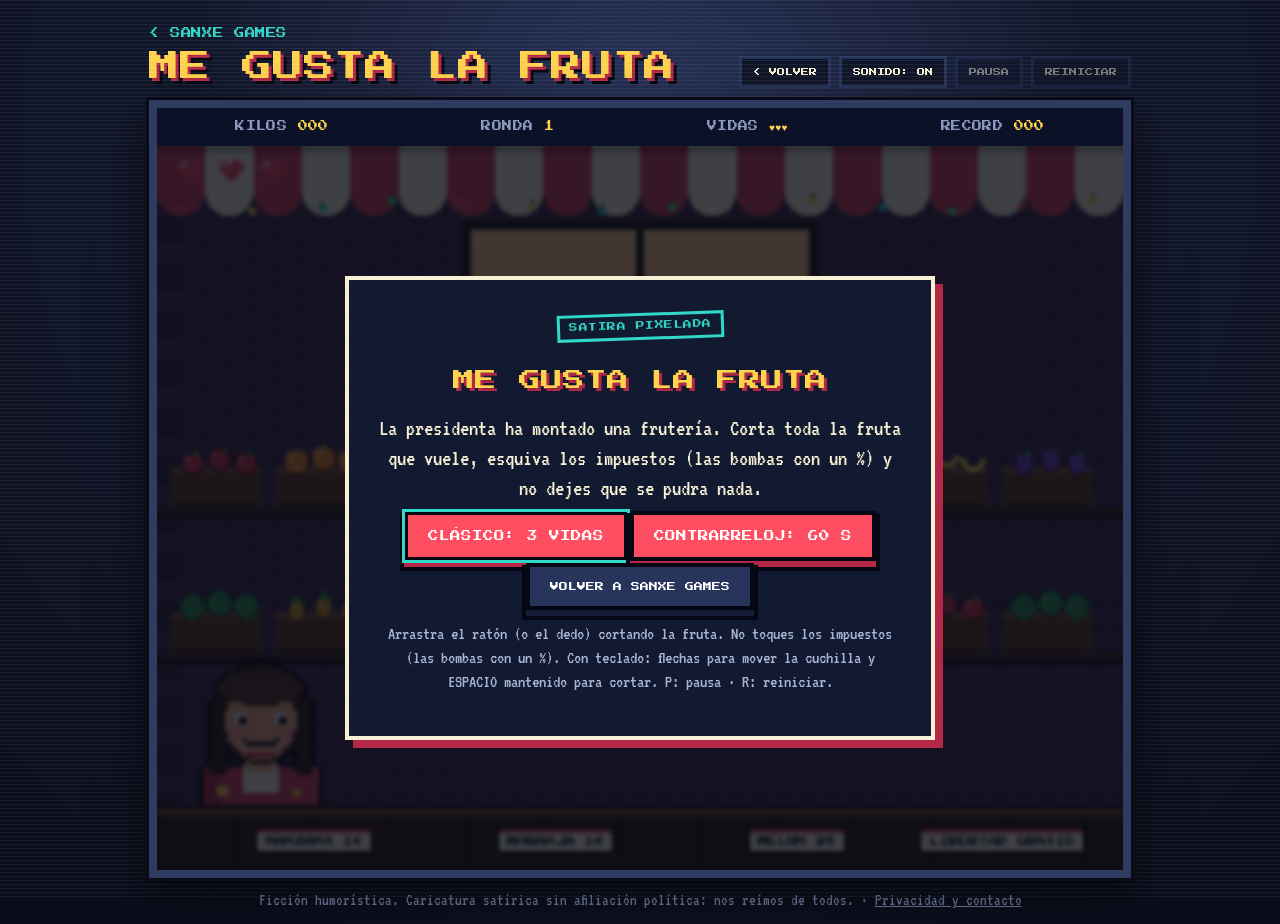
<file: me-gusta-la-fruta/index.html>
<!doctype html>
<html lang="es">
<head>
  <meta charset="UTF-8">
  <meta name="viewport" content="width=device-width, initial-scale=1.0, viewport-fit=cover">
  <meta name="theme-color" content="#0b1021">
  <link rel="canonical" href="https://sanxegames.es/me-gusta-la-fruta/">
  <meta name="description" content="Me gusta la fruta: corta fruta, esquiva los impuestos y aguanta la rueda de prensa. Juego de sátira política gratis en el navegador.">
  <title>Me gusta la fruta — Sanxe Games</title>
  <meta property="og:type" content="website">
  <meta property="og:site_name" content="Sanxe Games">
  <meta property="og:locale" content="es_ES">
  <meta property="og:title" content="Me gusta la fruta — Sanxe Games">
  <meta property="og:description" content="Me gusta la fruta: corta fruta, esquiva los impuestos y aguanta la rueda de prensa. Juego de sátira política gratis en el navegador.">
  <meta property="og:url" content="https://sanxegames.es/me-gusta-la-fruta/">
  <meta property="og:image" content="https://sanxegames.es/assets/og/me-gusta-la-fruta.png">
  <meta property="og:image:width" content="1200">
  <meta property="og:image:height" content="630">
  <meta name="twitter:card" content="summary_large_image">
  <meta name="twitter:title" content="Me gusta la fruta — Sanxe Games">
  <meta name="twitter:description" content="Me gusta la fruta: corta fruta, esquiva los impuestos y aguanta la rueda de prensa. Juego de sátira política gratis en el navegador.">
  <meta name="twitter:image" content="https://sanxegames.es/assets/og/me-gusta-la-fruta.png">
  <link rel="icon" href="../favicon.svg" type="image/svg+xml">
  <link rel="preload" href="../assets/fonts/PressStart2P-latin.woff2" as="font" type="font/woff2" crossorigin>
  <link rel="stylesheet" href="style.css?v=2">
  <link rel="stylesheet" href="../assets/mobile.css?v=6">
</head>
<body>
  <main class="cabinet">
    <header>
      <div>
        <a class="back" href="../">&lt; SANXE GAMES</a>
        <h1>ME GUSTA LA FRUTA</h1>
      </div>
      <div class="toolbar" aria-label="Opciones de partida">
        <a class="small-button back-button" href="../" aria-label="Volver a Sanxe Games">&lt; VOLVER</a>
        <button id="sound" class="small-button" aria-label="Activar o desactivar sonido" aria-pressed="true">SONIDO: ON</button>
        <button id="pause" class="small-button" disabled>PAUSA</button>
        <button id="restart" class="small-button" disabled>REINICIAR</button>
      </div>
    </header>

    <section class="screen" aria-label="Videojuego Me gusta la fruta">
      <div class="hud">
        <span>KILOS <b id="kilos">000</b></span>
        <span>RONDA <b id="round">1</b></span>
        <span><span id="stat-label">VIDAS</span> <b id="stat">3</b></span>
        <span>RÉCORD <b id="best">000</b></span>
      </div>
      <p id="game-status" class="sr-only" role="status" aria-live="polite">Partida preparada.</p>
      <canvas id="game" width="800" height="600" tabindex="0" aria-label="Área de juego" aria-describedby="game-help">Tu navegador necesita admitir Canvas para ejecutar el juego.</canvas>
      <div id="overlay" class="overlay" aria-live="polite">
        <div class="panel">
          <p class="stamp" id="overlay-stamp">SÁTIRA PIXELADA</p>
          <h2 id="overlay-title">ME GUSTA LA FRUTA</h2>
          <p id="overlay-text"></p>
          <div id="overlay-extra"></div>
          <div id="overlay-actions" class="actions"></div>
          <p id="game-help" class="keys">Arrastra el ratón (o el dedo) cortando la fruta. No toques los impuestos (las bombas con un %). Con teclado: flechas para mover la cuchilla y ESPACIO mantenido para cortar. P: pausa · R: reiniciar.</p>
        </div>
      </div>
    </section>

    <p class="touch-hint">Desliza el dedo por encima de la fruta para cortarla.</p>

    <footer>Ficción humorística. Caricatura satírica sin afiliación política: nos reímos de todos. · <a href="../privacidad/" style="color:inherit">Privacidad y contacto</a></footer>
  </main>
  <script src="sprites.js?v=1"></script>
  <script src="audio.js?v=1"></script>
  <script src="../assets/scores.js?v=11"></script>
  <script src="../assets/mobile.js?v=3" data-vertical></script>
  <script src="game.js?v=5"></script>
</body>
</html>
</file>
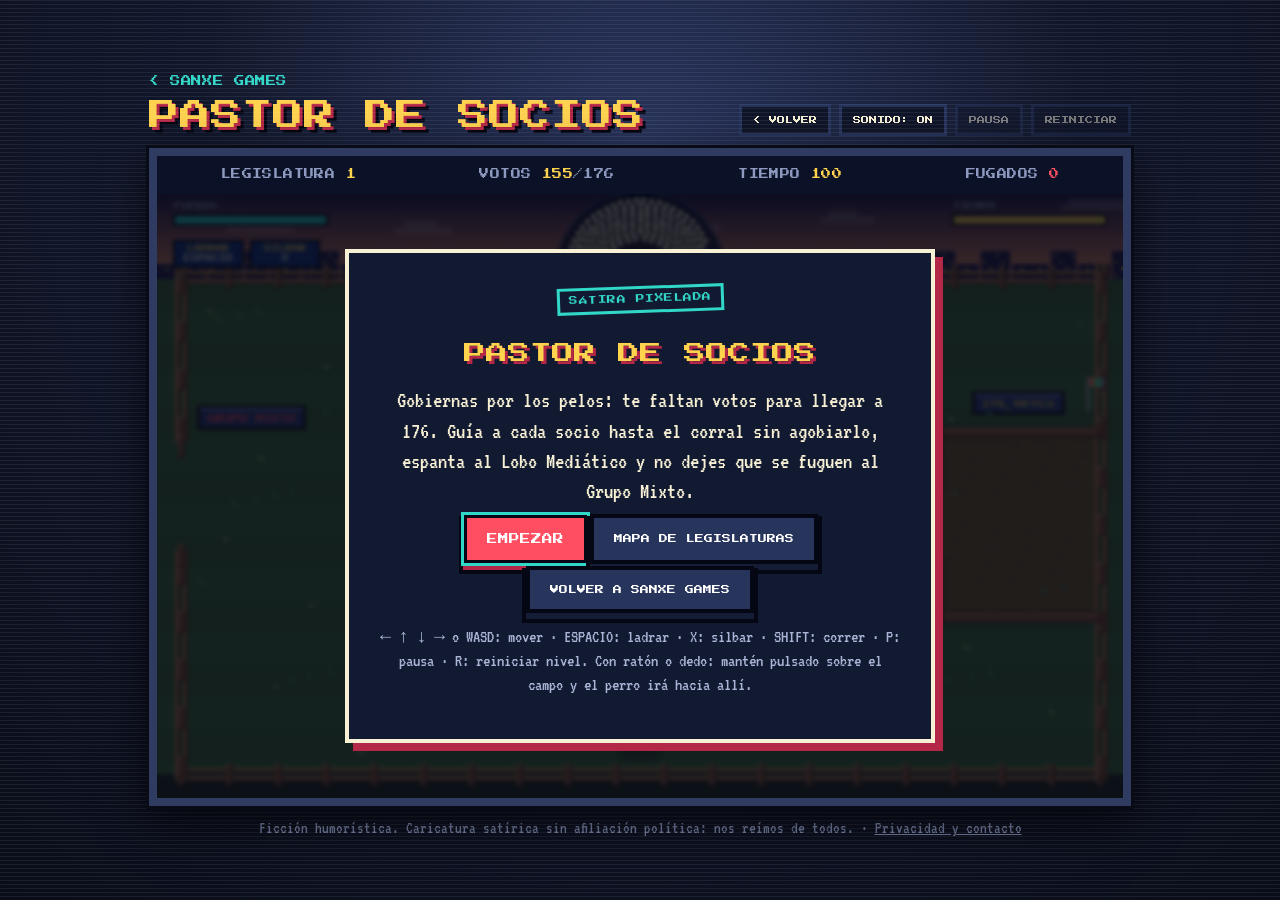
<file: pastor-de-socios/index.html>
<!doctype html>
<html lang="es">
<head>
  <meta charset="UTF-8">
  <meta name="viewport" content="width=device-width, initial-scale=1.0, viewport-fit=cover">
  <meta name="theme-color" content="#0b1021">
  <meta name="description" content="Pastor de socios: un perro pastor guía a los socios del Gobierno hasta el corral de los 176 votos. Juego retro de sátira política, gratis en el navegador.">
  <link rel="canonical" href="https://sanxegames.es/pastor-de-socios/">
  <title>Pastor de socios — Sanxe Games</title>
  <meta property="og:type" content="website">
  <meta property="og:site_name" content="Sanxe Games">
  <meta property="og:locale" content="es_ES">
  <meta property="og:title" content="Pastor de socios — Sanxe Games">
  <meta property="og:description" content="Pastor de socios: un perro pastor guía a los socios del Gobierno hasta el corral de los 176 votos. Juego retro de sátira política, gratis en el navegador.">
  <meta property="og:url" content="https://sanxegames.es/pastor-de-socios/">
  <meta property="og:image" content="https://sanxegames.es/assets/og/pastor-de-socios.png">
  <meta property="og:image:width" content="1200">
  <meta property="og:image:height" content="630">
  <meta name="twitter:card" content="summary_large_image">
  <meta name="twitter:title" content="Pastor de socios — Sanxe Games">
  <meta name="twitter:description" content="Pastor de socios: un perro pastor guía a los socios del Gobierno hasta el corral de los 176 votos. Juego retro de sátira política, gratis en el navegador.">
  <meta name="twitter:image" content="https://sanxegames.es/assets/og/pastor-de-socios.png">
  <link rel="icon" href="../favicon.svg" type="image/svg+xml">
  <link rel="preload" href="../assets/fonts/PressStart2P-latin.woff2" as="font" type="font/woff2" crossorigin>
  <link rel="stylesheet" href="style.css?v=3">
  <link rel="stylesheet" href="../assets/mobile.css?v=6">
</head>
<body>
  <main class="cabinet">
    <header>
      <div>
        <a class="back" href="../">&lt; SANXE GAMES</a>
        <h1>PASTOR DE SOCIOS</h1>
      </div>
      <div class="toolbar" aria-label="Opciones de partida">
        <a class="small-button back-button" href="../" aria-label="Volver a Sanxe Games">&lt; VOLVER</a>
        <button id="sound" class="small-button" aria-label="Activar o desactivar sonido" aria-pressed="true">SONIDO: ON</button>
        <button id="pause" class="small-button" disabled>PAUSA</button>
        <button id="restart" class="small-button" disabled>REINICIAR</button>
      </div>
    </header>

    <section class="screen" aria-label="Videojuego Pastor de socios">
      <div class="hud">
        <span>LEGISLATURA <b id="level">1</b></span>
        <span>VOTOS <b id="votes">000</b>/176</span>
        <span>TIEMPO <b id="time">00</b></span>
        <span>FUGADOS <b id="lost">0</b></span>
      </div>
      <p id="game-status" class="sr-only" role="status" aria-live="polite">Partida preparada.</p>
      <canvas id="game" width="960" height="600" tabindex="0" aria-label="Área de juego" aria-describedby="game-help">Tu navegador necesita admitir Canvas para ejecutar el juego.</canvas>
      <div id="overlay" class="overlay" aria-live="polite">
        <div class="panel">
          <p class="stamp" id="overlay-stamp">SÁTIRA PIXELADA</p>
          <h2 id="overlay-title">PASTOR DE SOCIOS</h2>
          <p id="overlay-text"></p>
          <div id="overlay-extra"></div>
          <div id="overlay-actions" class="actions"></div>
          <p id="game-help" class="keys">← ↑ ↓ → o WASD: mover · ESPACIO: ladrar · X: silbar · SHIFT: correr · P: pausa · R: reiniciar nivel. Con ratón o dedo: mantén pulsado sobre el campo y el perro irá hacia allí.</p>
        </div>
      </div>
    </section>

    <nav class="touch" aria-label="Controles táctiles">
      <button data-act="sprint" aria-label="Correr (mantener)">CORRER</button>
      <button data-act="whistle" aria-label="Silbar">SILBAR</button>
      <button data-act="bark" class="bark" aria-label="Ladrar">LADRAR</button>
    </nav>
    <p class="touch-hint">Mantén el dedo sobre el campo para mover al perro.</p>

    <footer>Ficción humorística. Caricatura satírica sin afiliación política: nos reímos de todos. · <a href="../privacidad/" style="color:inherit">Privacidad y contacto</a></footer>
  </main>
  <script src="sprites.js?v=2"></script>
  <script src="audio.js?v=2"></script>
  <script src="../assets/scores.js?v=11"></script>
  <script src="../assets/mobile.js?v=3"></script>
  <script src="game.js?v=16"></script>
</body>
</html>
</file>
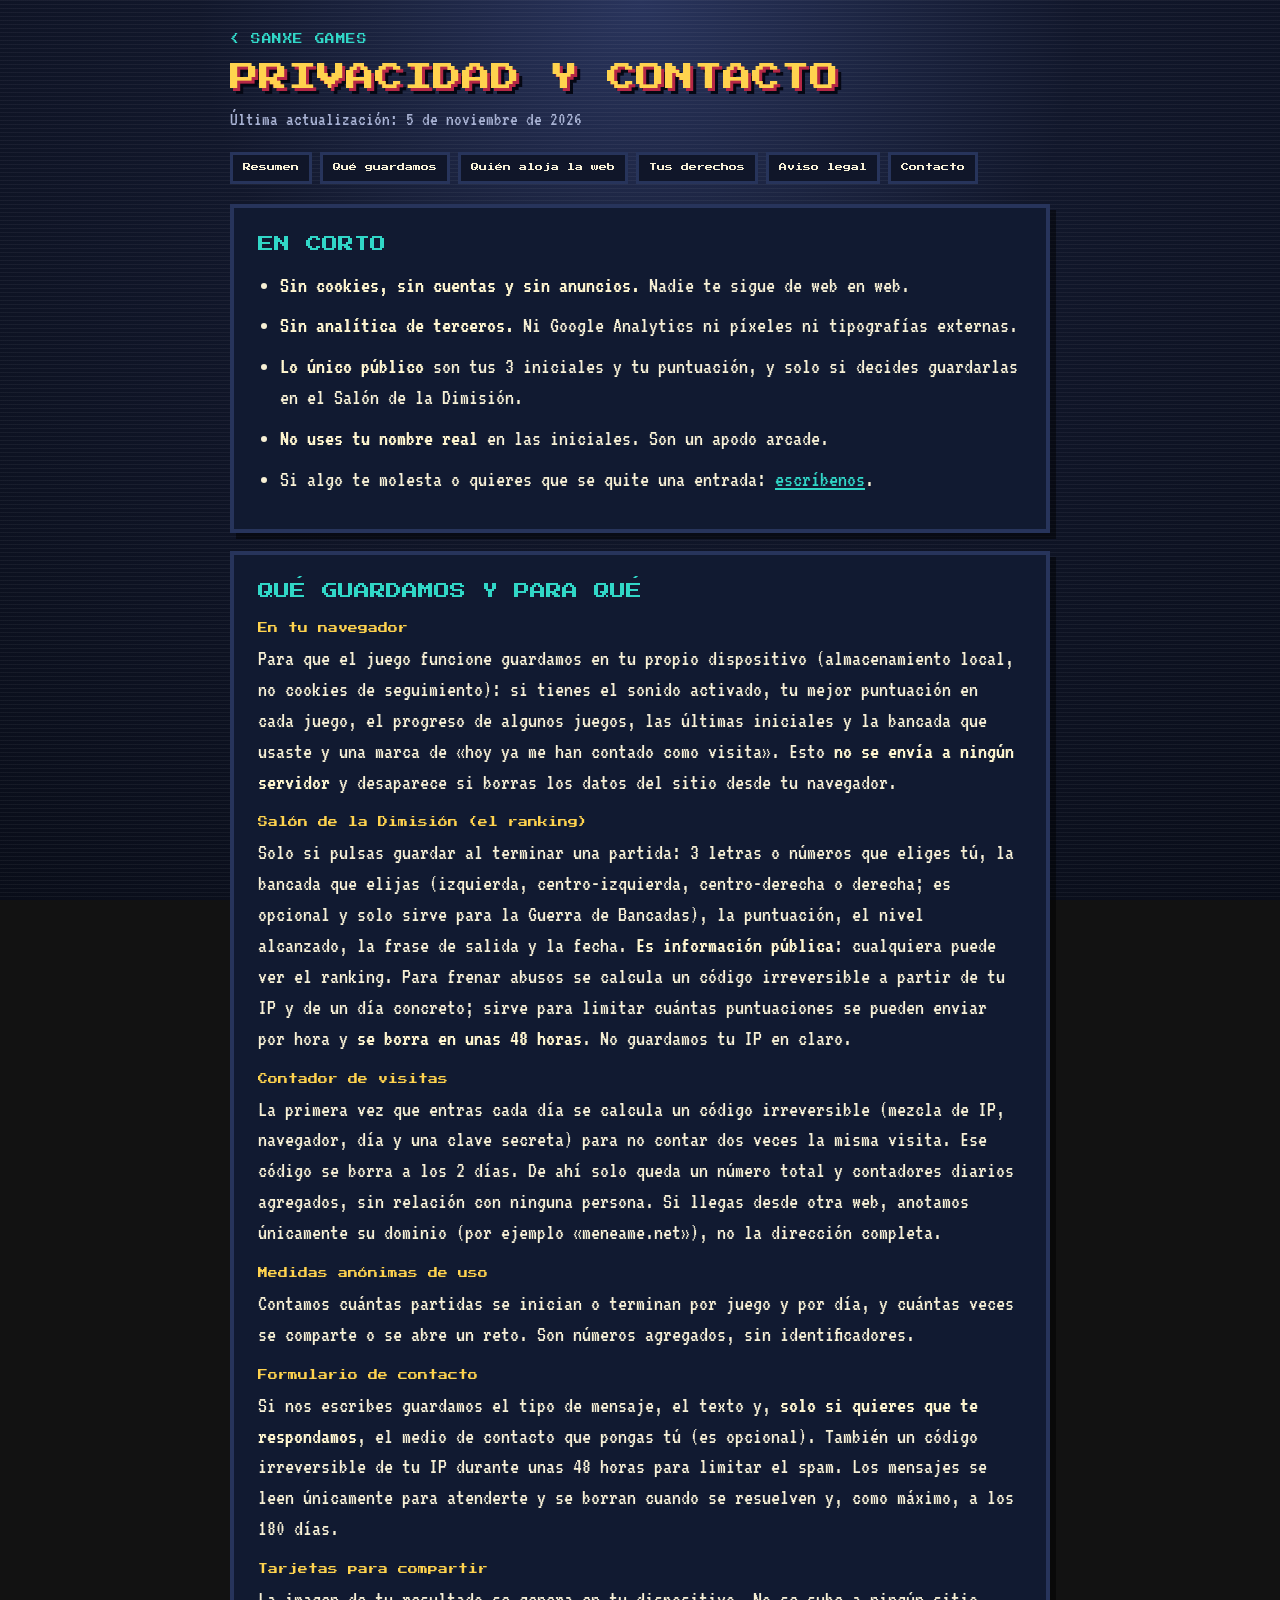
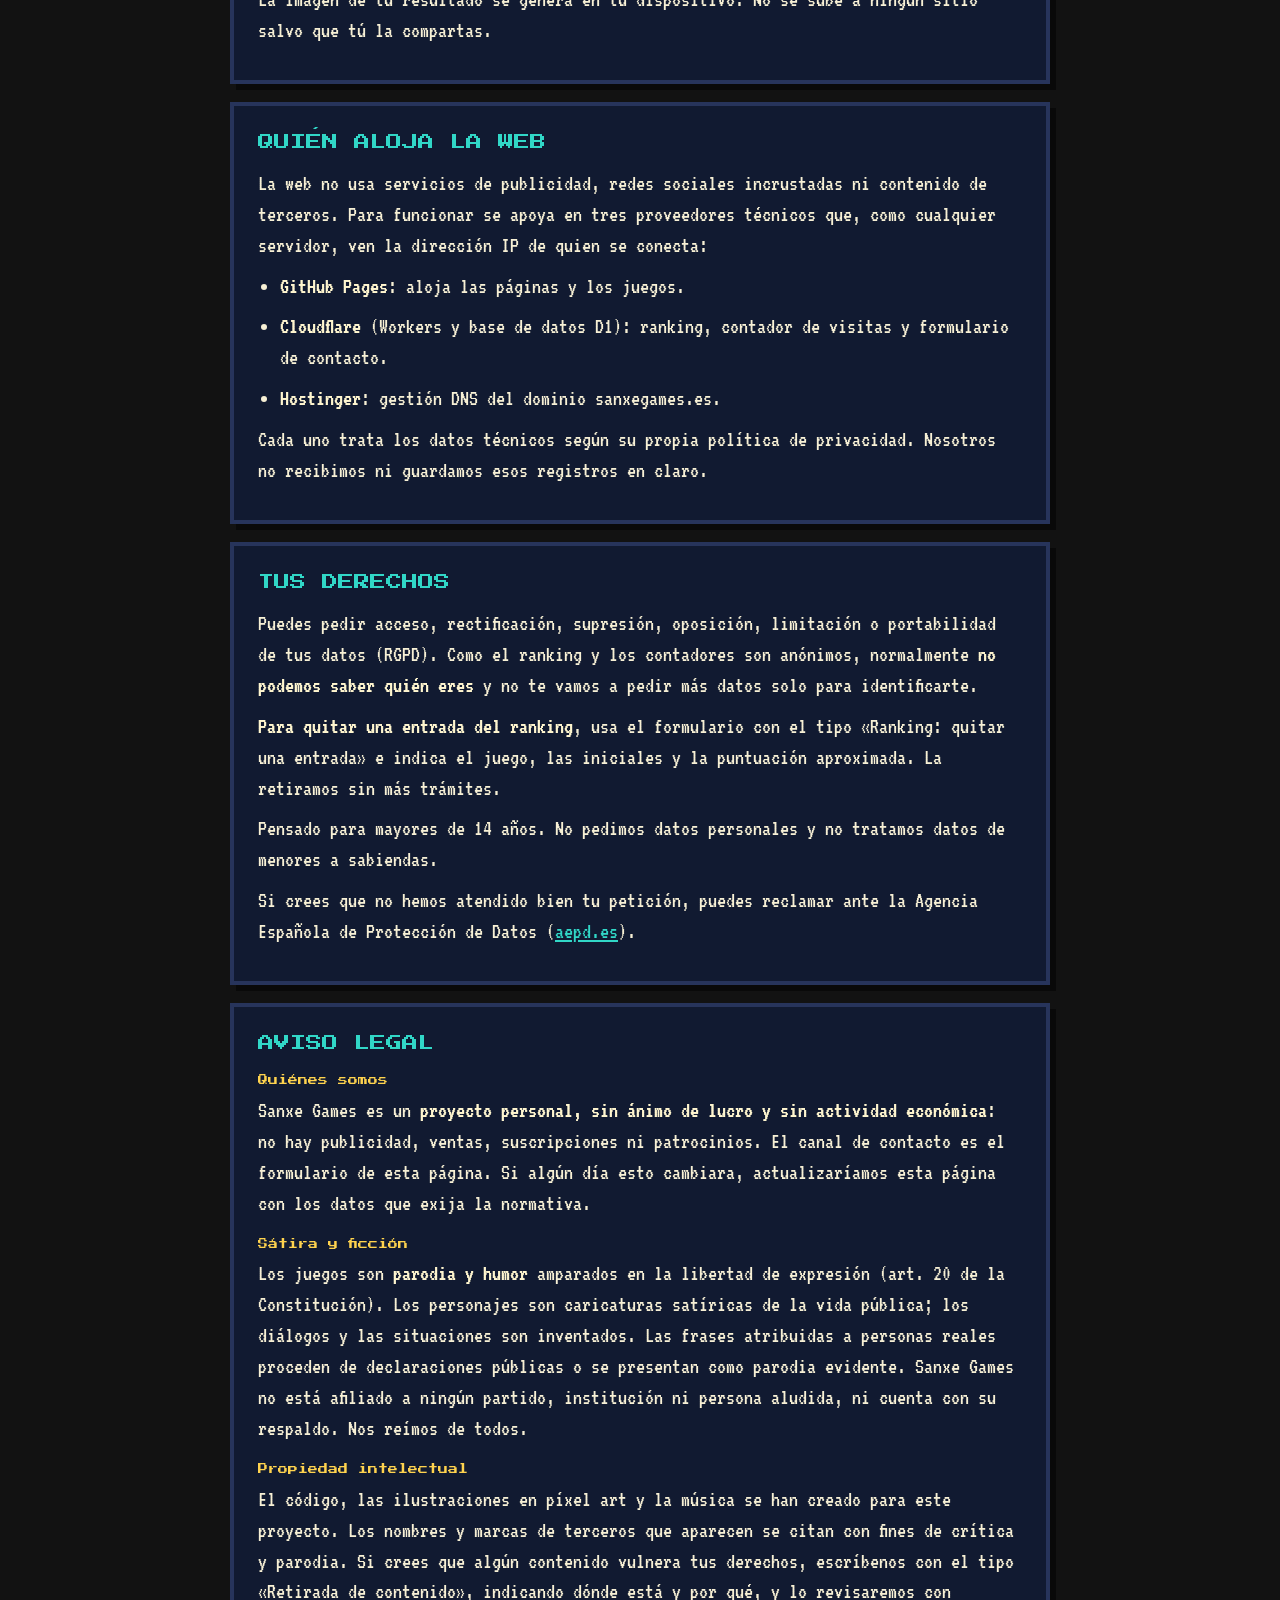
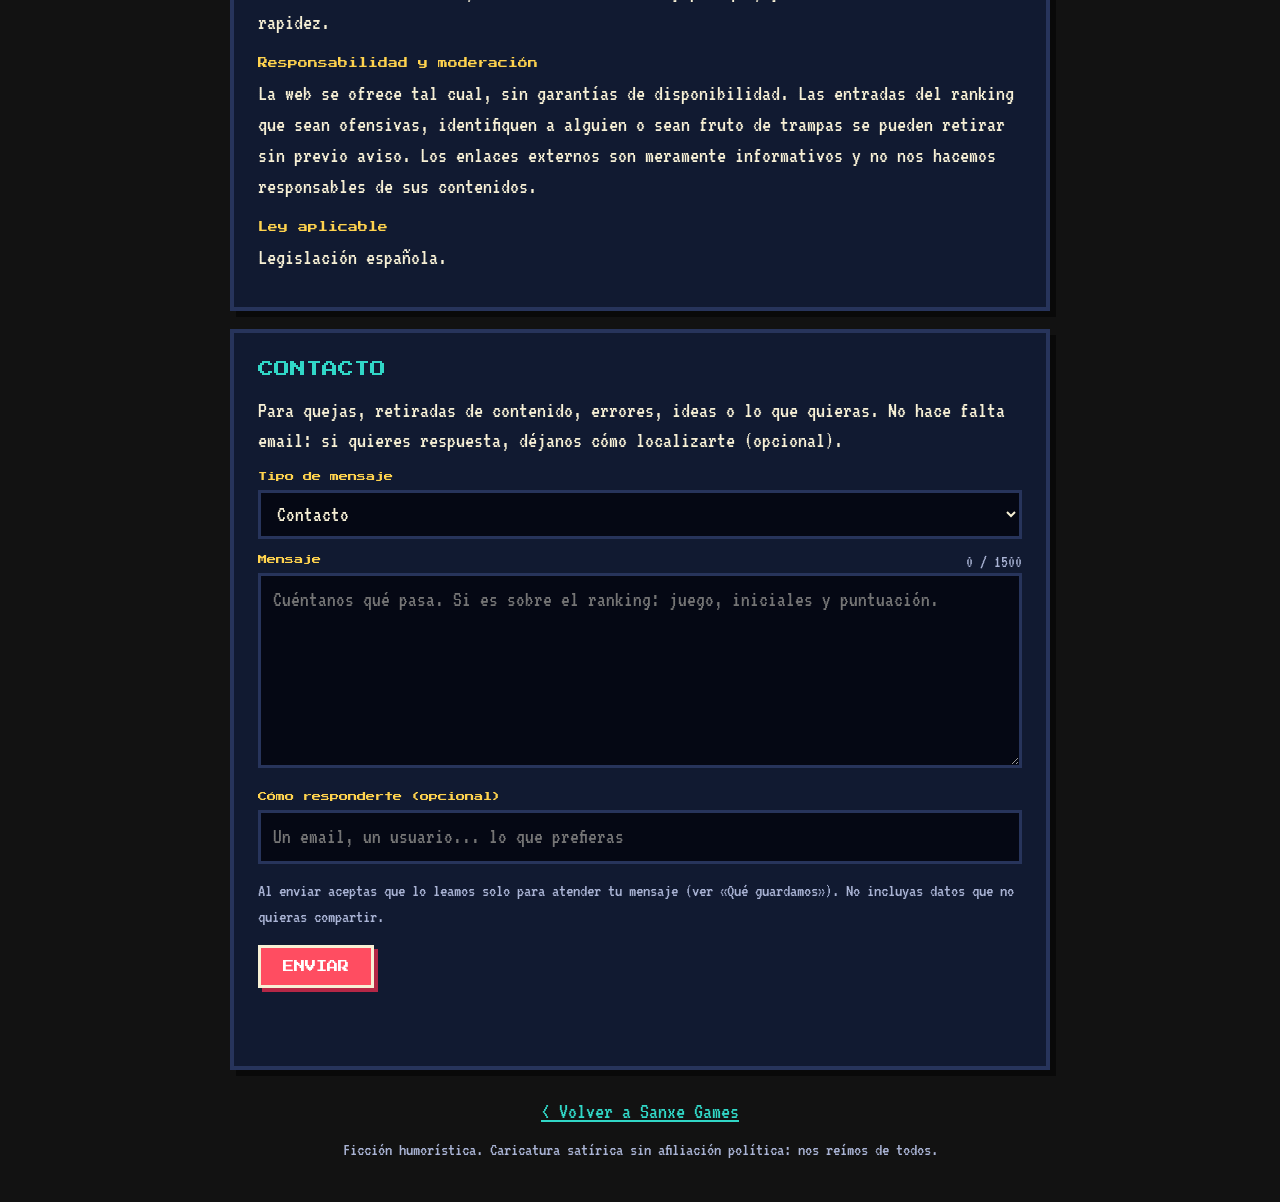
<file: privacidad/index.html>
<!doctype html>
<html lang="es">
<head>
  <meta charset="UTF-8">
  <meta name="viewport" content="width=device-width, initial-scale=1.0, viewport-fit=cover">
  <meta name="theme-color" content="#0b1021">
  <link rel="canonical" href="https://sanxegames.es/privacidad/">
  <meta name="description" content="Privacidad, aviso legal y contacto de Sanxe Games: sin cookies, sin cuentas, sin anuncios. Qué guardamos, para qué y cómo pedir que se retire algo.">
  <title>Privacidad y contacto — Sanxe Games</title>
  <meta property="og:type" content="website">
  <meta property="og:site_name" content="Sanxe Games">
  <meta property="og:locale" content="es_ES">
  <meta property="og:title" content="Privacidad y contacto — Sanxe Games">
  <meta property="og:description" content="Sin cookies, sin cuentas, sin anuncios. Qué guardamos, para qué y cómo contactar.">
  <meta property="og:url" content="https://sanxegames.es/privacidad/">
  <meta property="og:image" content="https://sanxegames.es/assets/og.png">
  <link rel="icon" href="../favicon.svg" type="image/svg+xml">
  <link rel="preload" href="../assets/fonts/PressStart2P-latin.woff2" as="font" type="font/woff2" crossorigin>
  <link rel="stylesheet" href="style.css?v=2">
</head>
<body>
  <main class="page">
    <header>
      <a class="back" href="../">&lt; SANXE GAMES</a>
      <h1>PRIVACIDAD Y CONTACTO</h1>
      <p class="upd">Última actualización: 5 de noviembre de 2026</p>
    </header>

    <nav class="toc" aria-label="Índice">
      <a href="#resumen">Resumen</a>
      <a href="#datos">Qué guardamos</a>
      <a href="#terceros">Quién aloja la web</a>
      <a href="#derechos">Tus derechos</a>
      <a href="#legal">Aviso legal</a>
      <a href="#contacto">Contacto</a>
    </nav>

    <section id="resumen" class="box">
      <h2>EN CORTO</h2>
      <ul>
        <li><b>Sin cookies, sin cuentas y sin anuncios.</b> Nadie te sigue de web en web.</li>
        <li><b>Sin analítica de terceros.</b> Ni Google Analytics ni píxeles ni tipografías externas.</li>
        <li><b>Lo único público</b> son tus 3 iniciales y tu puntuación, y solo si decides guardarlas en el Salón de la Dimisión.</li>
        <li><b>No uses tu nombre real</b> en las iniciales. Son un apodo arcade.</li>
        <li>Si algo te molesta o quieres que se quite una entrada: <a href="#contacto">escríbenos</a>.</li>
      </ul>
    </section>

    <section id="datos" class="box">
      <h2>QUÉ GUARDAMOS Y PARA QUÉ</h2>

      <h3>En tu navegador</h3>
      <p>Para que el juego funcione guardamos en tu propio dispositivo (almacenamiento local, no cookies de seguimiento): si tienes el sonido activado, tu mejor puntuación en cada juego, el progreso de algunos juegos, las últimas iniciales y la bancada que usaste y una marca de «hoy ya me han contado como visita». Esto <b>no se envía a ningún servidor</b> y desaparece si borras los datos del sitio desde tu navegador.</p>

      <h3>Salón de la Dimisión (el ranking)</h3>
      <p>Solo si pulsas guardar al terminar una partida: 3 letras o números que eliges tú, la bancada que elijas (izquierda, centro-izquierda, centro-derecha o derecha; es opcional y solo sirve para la Guerra de Bancadas), la puntuación, el nivel alcanzado, la frase de salida y la fecha. <b>Es información pública</b>: cualquiera puede ver el ranking. Para frenar abusos se calcula un código irreversible a partir de tu IP y de un día concreto; sirve para limitar cuántas puntuaciones se pueden enviar por hora y <b>se borra en unas 48 horas</b>. No guardamos tu IP en claro.</p>

      <h3>Contador de visitas</h3>
      <p>La primera vez que entras cada día se calcula un código irreversible (mezcla de IP, navegador, día y una clave secreta) para no contar dos veces la misma visita. Ese código se borra a los 2 días. De ahí solo queda un número total y contadores diarios agregados, sin relación con ninguna persona. Si llegas desde otra web, anotamos únicamente su dominio (por ejemplo «meneame.net»), no la dirección completa.</p>

      <h3>Medidas anónimas de uso</h3>
      <p>Contamos cuántas partidas se inician o terminan por juego y por día, y cuántas veces se comparte o se abre un reto. Son números agregados, sin identificadores.</p>

      <h3>Formulario de contacto</h3>
      <p>Si nos escribes guardamos el tipo de mensaje, el texto y, <b>solo si quieres que te respondamos</b>, el medio de contacto que pongas tú (es opcional). También un código irreversible de tu IP durante unas 48 horas para limitar el spam. Los mensajes se leen únicamente para atenderte y se borran cuando se resuelven y, como máximo, a los 180 días.</p>

      <h3>Tarjetas para compartir</h3>
      <p>La imagen de tu resultado se genera en tu dispositivo. No se sube a ningún sitio salvo que tú la compartas.</p>
    </section>

    <section id="terceros" class="box">
      <h2>QUIÉN ALOJA LA WEB</h2>
      <p>La web no usa servicios de publicidad, redes sociales incrustadas ni contenido de terceros. Para funcionar se apoya en tres proveedores técnicos que, como cualquier servidor, ven la dirección IP de quien se conecta:</p>
      <ul>
        <li><b>GitHub Pages</b>: aloja las páginas y los juegos.</li>
        <li><b>Cloudflare</b> (Workers y base de datos D1): ranking, contador de visitas y formulario de contacto.</li>
        <li><b>Hostinger</b>: gestión DNS del dominio sanxegames.es.</li>
      </ul>
      <p>Cada uno trata los datos técnicos según su propia política de privacidad. Nosotros no recibimos ni guardamos esos registros en claro.</p>
    </section>

    <section id="derechos" class="box">
      <h2>TUS DERECHOS</h2>
      <p>Puedes pedir acceso, rectificación, supresión, oposición, limitación o portabilidad de tus datos (RGPD). Como el ranking y los contadores son anónimos, normalmente <b>no podemos saber quién eres</b> y no te vamos a pedir más datos solo para identificarte.</p>
      <p><b>Para quitar una entrada del ranking</b>, usa el formulario con el tipo «Ranking: quitar una entrada» e indica el juego, las iniciales y la puntuación aproximada. La retiramos sin más trámites.</p>
      <p>Pensado para mayores de 14 años. No pedimos datos personales y no tratamos datos de menores a sabiendas.</p>
      <p>Si crees que no hemos atendido bien tu petición, puedes reclamar ante la Agencia Española de Protección de Datos (<a href="https://www.aepd.es" rel="noopener noreferrer" target="_blank">aepd.es</a>).</p>
    </section>

    <section id="legal" class="box">
      <h2>AVISO LEGAL</h2>

      <h3>Quiénes somos</h3>
      <p>Sanxe Games es un <b>proyecto personal, sin ánimo de lucro y sin actividad económica</b>: no hay publicidad, ventas, suscripciones ni patrocinios. El canal de contacto es el formulario de esta página. Si algún día esto cambiara, actualizaríamos esta página con los datos que exija la normativa.</p>

      <h3>Sátira y ficción</h3>
      <p>Los juegos son <b>parodia y humor</b> amparados en la libertad de expresión (art. 20 de la Constitución). Los personajes son caricaturas satíricas de la vida pública; los diálogos y las situaciones son inventados. Las frases atribuidas a personas reales proceden de declaraciones públicas o se presentan como parodia evidente. Sanxe Games no está afiliado a ningún partido, institución ni persona aludida, ni cuenta con su respaldo. Nos reímos de todos.</p>

      <h3>Propiedad intelectual</h3>
      <p>El código, las ilustraciones en píxel art y la música se han creado para este proyecto. Los nombres y marcas de terceros que aparecen se citan con fines de crítica y parodia. Si crees que algún contenido vulnera tus derechos, escríbenos con el tipo «Retirada de contenido», indicando dónde está y por qué, y lo revisaremos con rapidez.</p>

      <h3>Responsabilidad y moderación</h3>
      <p>La web se ofrece tal cual, sin garantías de disponibilidad. Las entradas del ranking que sean ofensivas, identifiquen a alguien o sean fruto de trampas se pueden retirar sin previo aviso. Los enlaces externos son meramente informativos y no nos hacemos responsables de sus contenidos.</p>

      <h3>Ley aplicable</h3>
      <p>Legislación española.</p>
    </section>

    <section id="contacto" class="box">
      <h2>CONTACTO</h2>
      <p>Para quejas, retiradas de contenido, errores, ideas o lo que quieras. No hace falta email: si quieres respuesta, déjanos cómo localizarte (opcional).</p>
      <form id="cform" novalidate>
        <label for="kind">Tipo de mensaje</label>
        <select id="kind" name="kind">
          <option value="contacto">Contacto</option>
          <option value="retirada">Retirada de contenido</option>
          <option value="ranking">Ranking: quitar una entrada</option>
          <option value="error">Error o sugerencia</option>
        </select>

        <label for="msg">Mensaje <span class="cnt" id="cnt">0 / 1500</span></label>
        <textarea id="msg" name="msg" rows="6" maxlength="1500" required placeholder="Cuéntanos qué pasa. Si es sobre el ranking: juego, iniciales y puntuación."></textarea>

        <label for="reply">Cómo responderte (opcional)</label>
        <input id="reply" name="reply" type="text" maxlength="160" autocomplete="off" placeholder="Un email, un usuario... lo que prefieras">

        <div class="trap" aria-hidden="true"><label for="web">No rellenes este campo</label><input id="web" name="web" type="text" tabindex="-1" autocomplete="off"></div>

        <p class="fine">Al enviar aceptas que lo leamos solo para atender tu mensaje (ver «Qué guardamos»). No incluyas datos que no quieras compartir.</p>
        <button type="submit" id="send">ENVIAR</button>
        <p id="status" role="status" aria-live="polite"></p>
      </form>
    </section>

    <footer>
      <a href="../">&lt; Volver a Sanxe Games</a>
      <p>Ficción humorística. Caricatura satírica sin afiliación política: nos reímos de todos.</p>
    </footer>
  </main>
  <script src="contacto.js?v=2"></script>
</body>
</html>
</file>
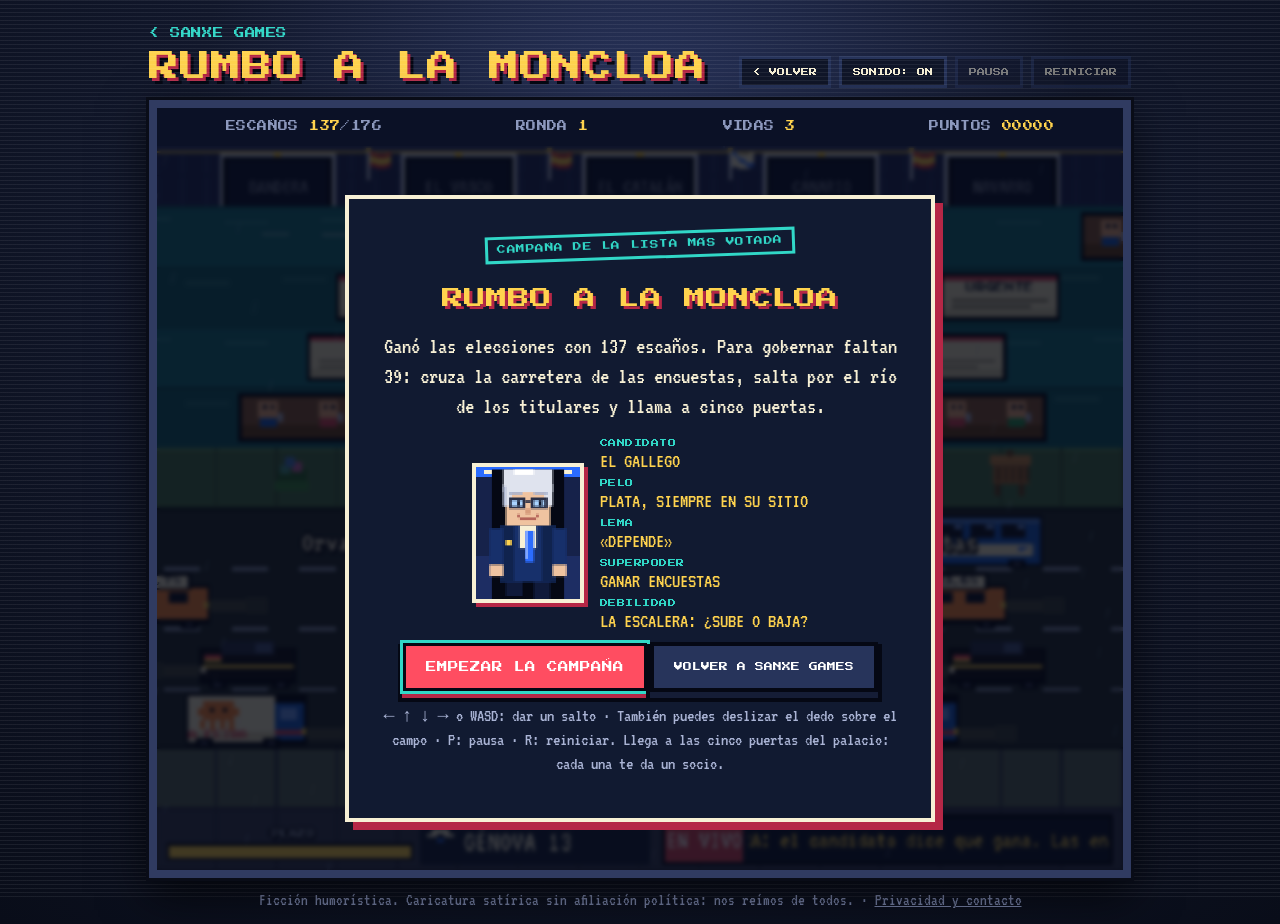
<file: rumbo-a-moncloa/index.html>
<!doctype html>
<html lang="es">
<head>
  <meta charset="UTF-8">
  <meta name="viewport" content="width=device-width, initial-scale=1.0, viewport-fit=cover">
  <meta name="theme-color" content="#0b1021">
  <link rel="canonical" href="https://sanxegames.es/rumbo-a-moncloa/">
  <meta name="description" content="Rumbo a la Moncloa: cruza la carretera de las encuestas y el río de los titulares, consigue a tus socios y llega a los 176 escaños. Juego de sátira política gratis.">
  <title>Rumbo a la Moncloa — Sanxe Games</title>
  <meta property="og:type" content="website">
  <meta property="og:site_name" content="Sanxe Games">
  <meta property="og:locale" content="es_ES">
  <meta property="og:title" content="Rumbo a la Moncloa — Sanxe Games">
  <meta property="og:description" content="Rumbo a la Moncloa: cruza la carretera de las encuestas y el río de los titulares, consigue a tus socios y llega a los 176 escaños. Juego de sátira política gratis.">
  <meta property="og:url" content="https://sanxegames.es/rumbo-a-moncloa/">
  <meta property="og:image" content="https://sanxegames.es/assets/og/rumbo-a-moncloa.png">
  <meta property="og:image:width" content="1200">
  <meta property="og:image:height" content="630">
  <meta name="twitter:card" content="summary_large_image">
  <meta name="twitter:title" content="Rumbo a la Moncloa — Sanxe Games">
  <meta name="twitter:description" content="Rumbo a la Moncloa: cruza la carretera de las encuestas y el río de los titulares, consigue a tus socios y llega a los 176 escaños. Juego de sátira política gratis.">
  <meta name="twitter:image" content="https://sanxegames.es/assets/og/rumbo-a-moncloa.png">
  <link rel="icon" href="../favicon.svg" type="image/svg+xml">
  <link rel="preload" href="../assets/fonts/PressStart2P-latin.woff2" as="font" type="font/woff2" crossorigin>
  <link rel="stylesheet" href="style.css?v=2">
  <link rel="stylesheet" href="../assets/mobile.css?v=6">
</head>
<body>
  <main class="cabinet">
    <header>
      <div>
        <a class="back" href="../">&lt; SANXE GAMES</a>
        <h1>RUMBO A LA MONCLOA</h1>
      </div>
      <div class="toolbar" aria-label="Opciones de partida">
        <a class="small-button back-button" href="../" aria-label="Volver a Sanxe Games">&lt; VOLVER</a>
        <button id="sound" class="small-button" aria-label="Activar o desactivar sonido" aria-pressed="true">SONIDO: ON</button>
        <button id="pause" class="small-button" disabled>PAUSA</button>
        <button id="restart" class="small-button" disabled>REINICIAR</button>
      </div>
    </header>

    <section class="screen" aria-label="Videojuego Rumbo a la Moncloa">
      <div class="hud">
        <span>ESCAÑOS <b id="seats">137</b>/176</span>
        <span>RONDA <b id="round">1</b></span>
        <span>VIDAS <b id="lives">3</b></span>
        <span>PUNTOS <b id="score">00000</b></span>
      </div>
      <p id="game-status" class="sr-only" role="status" aria-live="polite">Partida preparada.</p>
      <canvas id="game" width="800" height="600" tabindex="0" aria-label="Área de juego" aria-describedby="game-help">Tu navegador necesita admitir Canvas para ejecutar el juego.</canvas>
      <div id="overlay" class="overlay" aria-live="polite">
        <div class="panel">
          <p class="stamp" id="overlay-stamp">SÁTIRA PIXELADA</p>
          <h2 id="overlay-title">RUMBO A LA MONCLOA</h2>
          <p id="overlay-text"></p>
          <div id="overlay-extra"></div>
          <div id="overlay-actions" class="actions"></div>
          <p id="game-help" class="keys">← ↑ ↓ → o WASD: dar un salto · También puedes deslizar el dedo sobre el campo · P: pausa · R: reiniciar. Llega a las cinco puertas del palacio: cada una te da un socio.</p>
        </div>
      </div>
    </section>

    <nav class="dpad" aria-label="Controles táctiles">
      <button data-dir="left" aria-label="Izquierda">&lt;</button>
      <button data-dir="up" aria-label="Arriba">^</button>
      <button data-dir="down" aria-label="Abajo">v</button>
      <button data-dir="right" aria-label="Derecha">&gt;</button>
    </nav>

    <footer>Ficción humorística. Caricatura satírica sin afiliación política: nos reímos de todos. · <a href="../privacidad/" style="color:inherit">Privacidad y contacto</a></footer>
  </main>
  <script src="audio.js?v=2"></script>
  <script src="../assets/scores.js?v=11"></script>
  <script src="../assets/mobile.js?v=3"></script>
  <script src="game.js?v=5"></script>
</body>
</html>
</file>
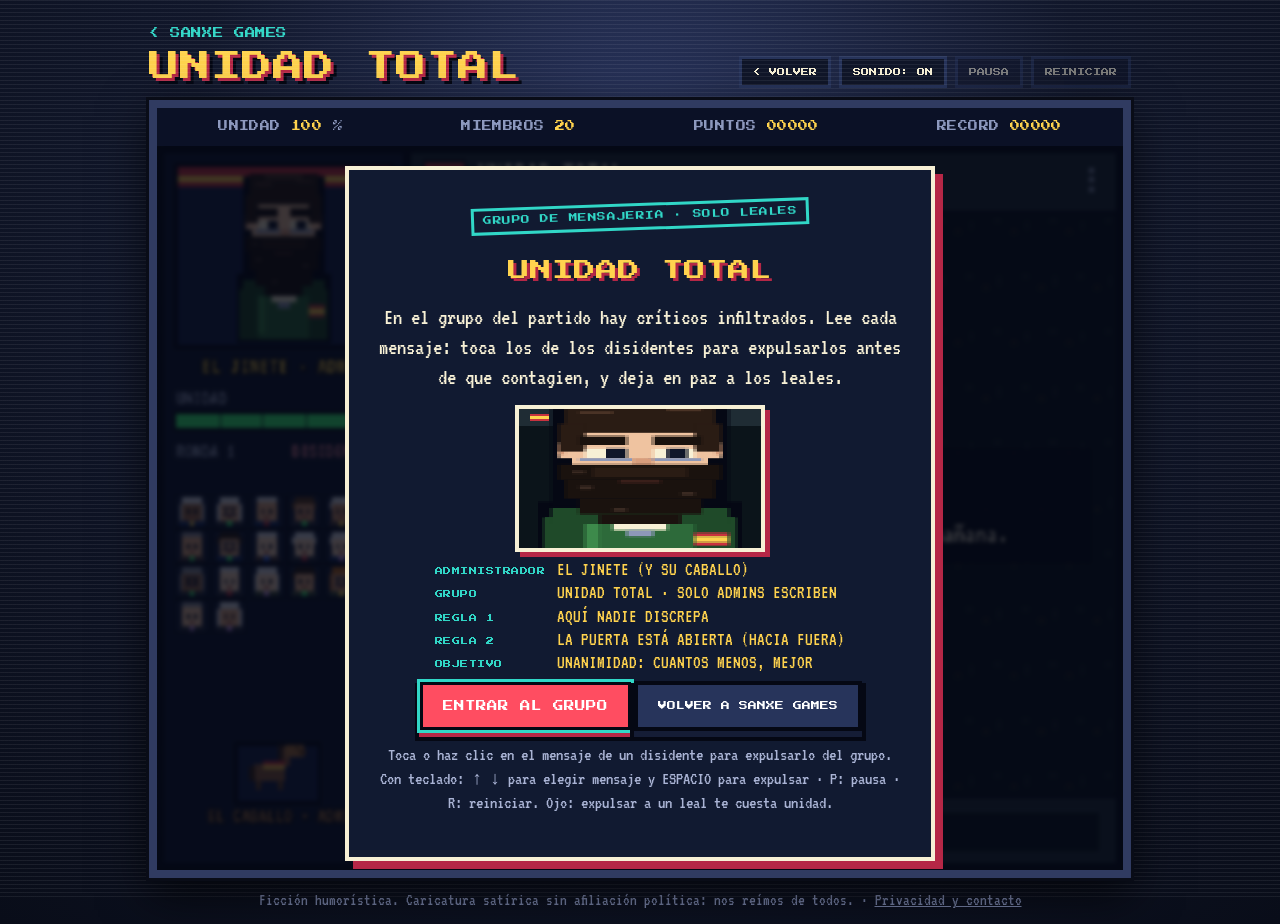
<file: unidad-total/index.html>
<!doctype html>
<html lang="es">
<head>
  <meta charset="UTF-8">
  <meta name="viewport" content="width=device-width, initial-scale=1.0, viewport-fit=cover">
  <meta name="theme-color" content="#0b1021">
  <link rel="canonical" href="https://sanxegames.es/unidad-total/">
  <meta name="description" content="Unidad Total: el grupo del partido se llena de críticos. Expulsa a los disidentes antes de que contagien a los demás. Juego de sátira política gratis.">
  <title>Unidad Total — Sanxe Games</title>
  <meta property="og:type" content="website">
  <meta property="og:site_name" content="Sanxe Games">
  <meta property="og:locale" content="es_ES">
  <meta property="og:title" content="Unidad Total — Sanxe Games">
  <meta property="og:description" content="Unidad Total: el grupo del partido se llena de críticos. Expulsa a los disidentes antes de que contagien a los demás. Juego de sátira política gratis.">
  <meta property="og:url" content="https://sanxegames.es/unidad-total/">
  <meta property="og:image" content="https://sanxegames.es/assets/og/unidad-total.png">
  <meta property="og:image:width" content="1200">
  <meta property="og:image:height" content="630">
  <meta name="twitter:card" content="summary_large_image">
  <meta name="twitter:title" content="Unidad Total — Sanxe Games">
  <meta name="twitter:description" content="Unidad Total: el grupo del partido se llena de críticos. Expulsa a los disidentes antes de que contagien a los demás. Juego de sátira política gratis.">
  <meta name="twitter:image" content="https://sanxegames.es/assets/og/unidad-total.png">
  <link rel="icon" href="../favicon.svg" type="image/svg+xml">
  <link rel="preload" href="../assets/fonts/PressStart2P-latin.woff2" as="font" type="font/woff2" crossorigin>
  <link rel="stylesheet" href="style.css?v=1">
  <link rel="stylesheet" href="../assets/mobile.css?v=6">
</head>
<body>
  <main class="cabinet">
    <header>
      <div>
        <a class="back" href="../">&lt; SANXE GAMES</a>
        <h1>UNIDAD TOTAL</h1>
      </div>
      <div class="toolbar" aria-label="Opciones de partida">
        <a class="small-button back-button" href="../" aria-label="Volver a Sanxe Games">&lt; VOLVER</a>
        <button id="sound" class="small-button" aria-label="Activar o desactivar sonido" aria-pressed="true">SONIDO: ON</button>
        <button id="pause" class="small-button" disabled>PAUSA</button>
        <button id="restart" class="small-button" disabled>REINICIAR</button>
      </div>
    </header>

    <section class="screen" aria-label="Videojuego Unidad Total">
      <div class="hud">
        <span>UNIDAD <b id="unity">100</b> %</span>
        <span>MIEMBROS <b id="members">0</b></span>
        <span>PUNTOS <b id="score">00000</b></span>
        <span>RÉCORD <b id="best">0</b></span>
      </div>
      <p id="game-status" class="sr-only" role="status" aria-live="polite">Partida preparada.</p>
      <canvas id="game" width="800" height="600" tabindex="0" aria-label="Chat del partido: toca o selecciona los mensajes de los disidentes para expulsarlos" aria-describedby="game-help">Tu navegador necesita admitir Canvas para ejecutar el juego.</canvas>
      <div id="overlay" class="overlay" aria-live="polite">
        <div class="panel">
          <p class="stamp" id="overlay-stamp">SÁTIRA PIXELADA</p>
          <h2 id="overlay-title">UNIDAD TOTAL</h2>
          <p id="overlay-text"></p>
          <div id="overlay-extra"></div>
          <div id="overlay-actions" class="actions"></div>
          <p id="game-help" class="keys">Toca o haz clic en el mensaje de un disidente para expulsarlo del grupo. Con teclado: ↑ ↓ para elegir mensaje y ESPACIO para expulsar · P: pausa · R: reiniciar. Ojo: expulsar a un leal te cuesta unidad.</p>
        </div>
      </div>
    </section>

    <footer>Ficción humorística. Caricatura satírica sin afiliación política: nos reímos de todos. · <a href="../privacidad/" style="color:inherit">Privacidad y contacto</a></footer>
  </main>
  <script src="audio.js?v=1"></script>
  <script src="../assets/scores.js?v=11"></script>
  <script src="../assets/mobile.js?v=3" data-vertical></script>
  <script src="game.js?v=5"></script>
</body>
</html>
</file>
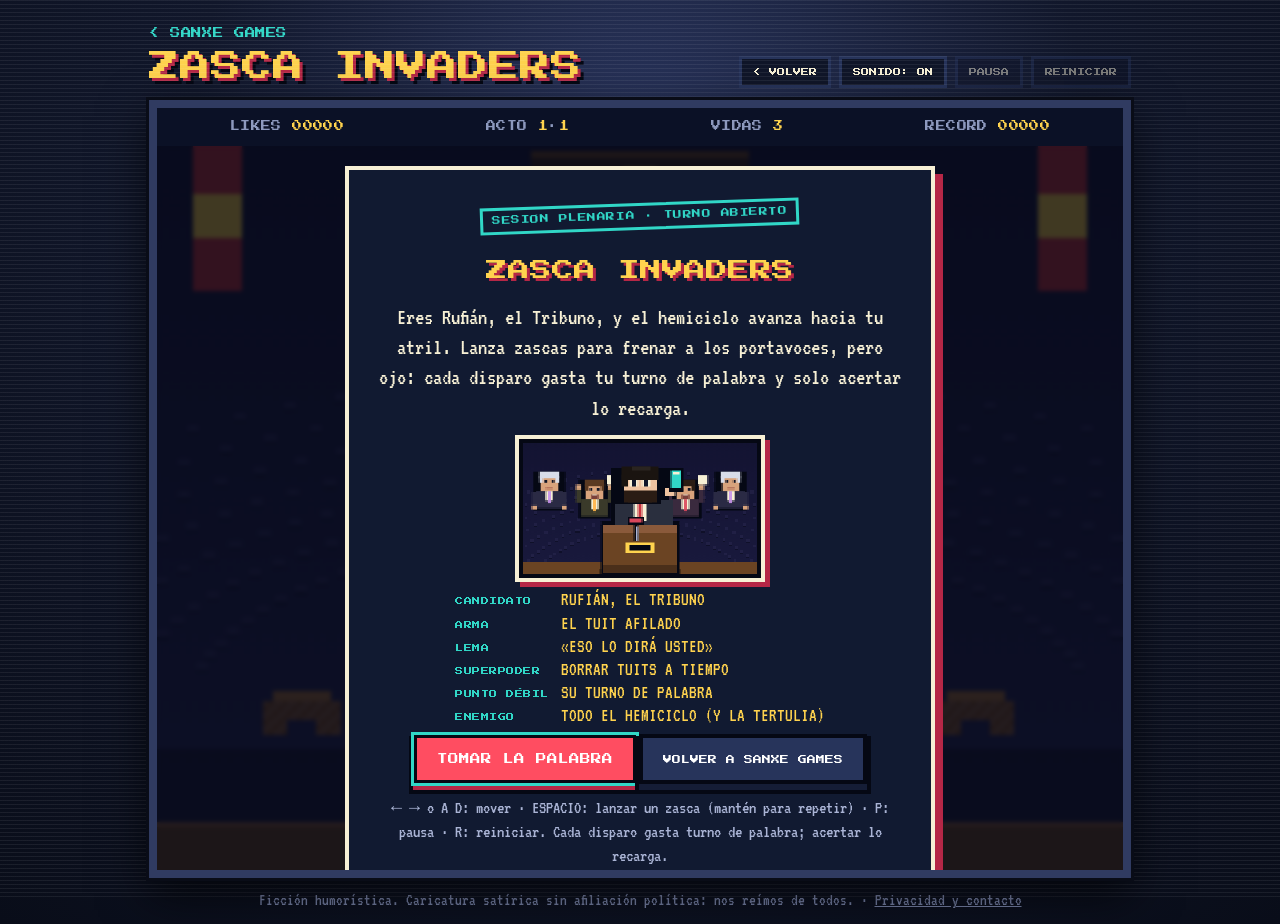
<file: zasca-invaders/index.html>
<!doctype html>
<html lang="es">
<head>
  <meta charset="UTF-8">
  <meta name="viewport" content="width=device-width, initial-scale=1.0, viewport-fit=cover">
  <meta name="theme-color" content="#0b1021">
  <link rel="canonical" href="https://sanxegames.es/zasca-invaders/">
  <meta name="description" content="Zasca Invaders: Rufián defiende su atril del hemiciclo a base de zascas. Disparos retro de sátira política, gratis en el navegador.">
  <title>Zasca Invaders — Sanxe Games</title>
  <meta property="og:type" content="website">
  <meta property="og:site_name" content="Sanxe Games">
  <meta property="og:locale" content="es_ES">
  <meta property="og:title" content="Zasca Invaders — Sanxe Games">
  <meta property="og:description" content="Zasca Invaders: Rufián defiende su atril del hemiciclo a base de zascas. Disparos retro de sátira política, gratis en el navegador.">
  <meta property="og:url" content="https://sanxegames.es/zasca-invaders/">
  <meta property="og:image" content="https://sanxegames.es/assets/og/zasca-invaders.png">
  <meta property="og:image:width" content="1200">
  <meta property="og:image:height" content="630">
  <meta name="twitter:card" content="summary_large_image">
  <meta name="twitter:title" content="Zasca Invaders — Sanxe Games">
  <meta name="twitter:description" content="Zasca Invaders: Rufián defiende su atril del hemiciclo a base de zascas. Disparos retro de sátira política, gratis en el navegador.">
  <meta name="twitter:image" content="https://sanxegames.es/assets/og/zasca-invaders.png">
  <link rel="icon" href="../favicon.svg" type="image/svg+xml">
  <link rel="preload" href="../assets/fonts/PressStart2P-latin.woff2" as="font" type="font/woff2" crossorigin>
  <link rel="stylesheet" href="style.css?v=1">
  <link rel="stylesheet" href="../assets/mobile.css?v=6">
</head>
<body>
  <main class="cabinet">
    <header>
      <div>
        <a class="back" href="../">&lt; SANXE GAMES</a>
        <h1>ZASCA INVADERS</h1>
      </div>
      <div class="toolbar" aria-label="Opciones de partida">
        <a class="small-button back-button" href="../" aria-label="Volver a Sanxe Games">&lt; VOLVER</a>
        <button id="sound" class="small-button" aria-label="Activar o desactivar sonido" aria-pressed="true">SONIDO: ON</button>
        <button id="pause" class="small-button" disabled>PAUSA</button>
        <button id="restart" class="small-button" disabled>REINICIAR</button>
      </div>
    </header>

    <section class="screen" aria-label="Videojuego Zasca Invaders">
      <div class="hud">
        <span>LIKES <b id="score">00000</b></span>
        <span>ACTO <b id="stage">1</b>·<b id="wave">1</b></span>
        <span>VIDAS <b id="lives">3</b></span>
        <span>RÉCORD <b id="best">00000</b></span>
      </div>
      <p id="game-status" class="sr-only" role="status" aria-live="polite">Partida preparada.</p>
      <canvas id="game" width="800" height="600" tabindex="0" aria-label="Área de juego" aria-describedby="game-help">Tu navegador necesita admitir Canvas para ejecutar el juego.</canvas>
      <div id="overlay" class="overlay" aria-live="polite">
        <div class="panel">
          <p class="stamp" id="overlay-stamp">SÁTIRA PIXELADA</p>
          <h2 id="overlay-title">ZASCA INVADERS</h2>
          <p id="overlay-text"></p>
          <div id="overlay-extra"></div>
          <div id="overlay-actions" class="actions"></div>
          <p id="game-help" class="keys">← → o A D: mover · ESPACIO: lanzar un zasca (mantén para repetir) · P: pausa · R: reiniciar. Cada disparo gasta turno de palabra; acertar lo recarga.</p>
        </div>
      </div>
    </section>

    <nav class="dpad three" aria-label="Controles táctiles">
      <button data-act="left" aria-label="Izquierda">&lt;</button>
      <button data-act="fire" class="fire" aria-label="Lanzar zasca">ZASCA</button>
      <button data-act="right" aria-label="Derecha">&gt;</button>
    </nav>

    <footer>Ficción humorística. Caricatura satírica sin afiliación política: nos reímos de todos. · <a href="../privacidad/" style="color:inherit">Privacidad y contacto</a></footer>
  </main>
  <script src="audio.js?v=1"></script>
  <script src="../assets/scores.js?v=11"></script>
  <script src="../assets/mobile.js?v=3" data-vertical></script>
  <script src="game.js?v=5"></script>
</body>
</html>
</file>
<file: assets/home.css>
/* Sanxe Games — portada. Estética arcade/CRT, coherente con King Kongestion. */
@font-face{font-family:"Press Start 2P";src:url(fonts/PressStart2P-latin.woff2) format("woff2");font-display:swap}
@font-face{font-family:"VT323";src:url(fonts/VT323-latin.woff2) format("woff2");font-display:swap}

:root{
  color-scheme:dark;
  --bg:#0b1021; --deep:#050814; --navy:#101629; --navy2:#17213c; --line:#27345b;
  --ink:#f7f0d5; --muted:#aab4d5;
  --red:#ff4d61; --red-d:#b52746; --girder:#d9465b;
  --cyan:#31d7c7; --cyan-d:#0e6f68;
  --yellow:#ffd34e; --yellow-d:#d9992a; --blue:#1b3a8a; --green:#3cff7a;
  --px:"Press Start 2P",ui-monospace,"Courier New",monospace;
  --term:"VT323","Courier New",monospace;
  --hud:46px;
}
*{box-sizing:border-box}
html{scroll-behavior:smooth;scroll-padding-top:calc(var(--hud) + 12px);-webkit-text-size-adjust:100%}
body{margin:0;background:var(--bg);color:var(--ink);font:400 1.4rem/1.35 var(--term);overflow-x:hidden;min-height:100vh}
a{color:inherit}
img,canvas{display:block}
.sr-only{position:absolute;width:1px;height:1px;padding:0;margin:-1px;overflow:hidden;clip:rect(0,0,0,0);white-space:nowrap;border:0}
.skip{position:fixed;left:8px;top:-60px;z-index:200;background:var(--yellow);color:var(--navy);padding:10px 14px;font:400 .7rem var(--px);text-decoration:none}
.skip:focus{top:8px}
:focus-visible{outline:3px solid var(--cyan);outline-offset:3px}
::selection{background:var(--red);color:#fff}

/* ---------- CRT ---------- */
.crt{position:fixed;inset:0;z-index:120;pointer-events:none;
  background:
    radial-gradient(ellipse at center,transparent 58%,rgba(0,0,0,.5) 100%),
    repeating-linear-gradient(0deg,rgba(0,0,0,0) 0 2px,rgba(0,0,0,.2) 3px 4px)}
.crt::after{content:"";position:absolute;inset:0;background:rgba(120,255,240,.015);animation:crtflicker 5s steps(1) infinite}
@keyframes crtflicker{0%,100%{opacity:1}47%{opacity:.4}48%{opacity:1}73%{opacity:.6}74%{opacity:1}}

/* ---------- Arranque ---------- */
#boot{position:fixed;inset:0;z-index:300;background:#000;color:var(--cyan);display:grid;align-content:center;justify-items:start;
  padding:0 max(24px,calc(50vw - 300px));font:400 clamp(.55rem,1.6vw,.8rem)/2.1 var(--px);cursor:pointer}
#boot.off{animation:bootoff .55s steps(8) forwards;pointer-events:none}
#boot .hint{margin-top:2em;color:#5b6b9b;animation:blink 1s steps(2) infinite}
@keyframes bootoff{0%{opacity:1;clip-path:inset(0)}60%{opacity:1;clip-path:inset(48% 0 48% 0)}100%{opacity:0;clip-path:inset(50% 0 50% 0)}}
html:not(.js) #boot{display:none}

/* ---------- HUD ---------- */
.hud{position:fixed;inset:0 0 auto 0;height:var(--hud);z-index:100;display:flex;align-items:center;gap:clamp(10px,2.4vw,28px);
  padding:0 clamp(10px,2.4vw,28px);background:rgba(5,8,20,.88);backdrop-filter:blur(6px);border-bottom:4px solid var(--line);
  font:400 clamp(.5rem,1.35vw,.66rem)/1 var(--px);white-space:nowrap}
.hud b{color:var(--yellow);font-weight:400;margin-left:.6em}
.hud .hi b{color:var(--red)}
.hud .grow{flex:1}
.hud nav{display:flex;gap:clamp(8px,2vw,22px)}
.hud nav a{text-decoration:none;color:var(--muted);padding:6px 2px}
.hud nav a:hover,.hud nav a:focus-visible{color:var(--cyan)}
.hud button{font:inherit;color:var(--ink);background:none;border:3px solid var(--line);padding:6px 8px;cursor:pointer}
.hud button:hover{border-color:var(--cyan);color:var(--cyan)}
@media(max-width:820px){.hud nav,.hud .hi{display:none}}
@media(max-width:420px){.hud .snd-l{display:none}}

/* ---------- Vigas (separador, como en el juego) ---------- */
.girder{height:18px;background:var(--girder);position:relative;box-shadow:0 4px 0 var(--deep)}
.girder::after{content:"";position:absolute;inset:6px 0 auto;height:5px;background:repeating-linear-gradient(90deg,var(--yellow) 0 17px,transparent 17px 28px)}

/* ---------- Estructura ---------- */
.wrap{width:min(1120px,100% - 32px);margin-inline:auto}
.section{padding:clamp(64px,9vw,112px) 0 clamp(56px,8vw,96px);position:relative}
.kicker{margin:0 0 14px;font:400 clamp(.55rem,1.5vw,.72rem)/1.6 var(--px);color:var(--cyan);letter-spacing:.08em}
.kicker::before{content:"> ";color:var(--red)}
h2.title{margin:0 0 14px;font:400 clamp(1.15rem,3.8vw,2.1rem)/1.3 var(--px);color:var(--yellow);text-shadow:3px 3px 0 var(--red-d),6px 6px 0 var(--deep)}
.lead{max-width:60ch;margin:0 0 clamp(28px,4vw,48px);color:var(--muted);font-size:clamp(1.3rem,2.4vw,1.6rem)}

.reveal{opacity:0;transform:translateY(26px)}
.reveal.in{opacity:1;transform:none;transition:opacity .45s steps(6),transform .45s steps(6)}
html:not(.js) .reveal{opacity:1;transform:none}

/* ---------- Hero ---------- */
.hero{position:relative;min-height:max(660px,100svh);display:grid;place-items:center;padding:calc(var(--hud) + 28px) 18px 168px;isolation:isolate;overflow:hidden;background:var(--bg)}
.hero canvas{position:absolute;left:50%;top:50%;transform:translate(calc(-50% + var(--mx,0px)),calc(-50% + var(--my,0px)));z-index:0;image-rendering:pixelated;image-rendering:crisp-edges;max-width:none;transition:transform .25s ease-out;will-change:transform}
.hero::after{content:"";position:absolute;inset:0;z-index:1;pointer-events:none;
  background:radial-gradient(ellipse 60% 52% at 50% 46%,rgba(5,8,20,.82),rgba(5,8,20,.3) 70%,transparent 100%),linear-gradient(transparent 70%,rgba(5,8,20,.65))}
.hero-copy{position:relative;z-index:2;text-align:center;display:grid;justify-items:center;gap:clamp(14px,2.4vw,24px);max-width:900px}
.badge{font:400 clamp(.5rem,1.5vw,.72rem)/1.7 var(--px);color:var(--ink);background:var(--red);padding:.7em 1.1em;border:3px solid var(--deep);box-shadow:4px 4px 0 var(--deep);transform:rotate(-2deg);animation:badge 3s steps(2) infinite}
@keyframes badge{50%{transform:rotate(-2deg) translateY(-3px)}}
.logo{margin:0;display:grid;gap:.1em;justify-items:center;font:400 clamp(2.4rem,min(11.5vw,12.5vh),7.4rem)/1 var(--px);text-transform:uppercase;letter-spacing:-.03em}
.logo span{position:relative;display:block}
.l1{color:var(--yellow);text-shadow:.035em .035em 0 var(--yellow-d),.07em .07em 0 var(--red-d),.105em .105em 0 var(--red-d),.14em .14em 0 var(--deep),.175em .175em 0 var(--deep)}
.l2{color:var(--cyan);text-shadow:.035em .035em 0 #1aa89c,.07em .07em 0 var(--cyan-d),.105em .105em 0 var(--cyan-d),.14em .14em 0 var(--deep),.175em .175em 0 var(--deep)}
.logo span::before,.logo span::after{content:attr(data-t);position:absolute;inset:0;opacity:0;text-shadow:none;pointer-events:none}
.logo span::before{color:var(--red);animation:glitchA 7s infinite steps(1)}
.logo span::after{color:#5ea8ff;animation:glitchB 7s infinite steps(1)}
@keyframes glitchA{0%,90%,100%{opacity:0}91%{opacity:.9;transform:translate(-.05em,.02em);clip-path:inset(10% 0 55% 0)}93%{opacity:.9;transform:translate(.06em,-.02em);clip-path:inset(60% 0 8% 0)}95%{opacity:0}}
@keyframes glitchB{0%,90%,100%{opacity:0}92%{opacity:.9;transform:translate(.05em,0);clip-path:inset(40% 0 30% 0)}94%{opacity:.9;transform:translate(-.06em,.02em);clip-path:inset(5% 0 70% 0)}96%{opacity:0}}
.logo .l1{animation:drop .7s steps(7) both}
.logo .l2{animation:drop .7s .18s steps(7) both}
@keyframes drop{0%{transform:translateY(-120%);opacity:0}70%{transform:translateY(8%);opacity:1}100%{transform:none}}
.tagline{margin:0;max-width:30ch;font:400 clamp(1.5rem,3.6vw,2.3rem)/1.15 var(--term);color:var(--ink);text-shadow:2px 2px 0 var(--deep);min-height:2.4em}
.tagline em{font-style:normal;color:var(--yellow)}
.caret{display:inline-block;width:.5em;height:.9em;margin-left:2px;background:var(--cyan);vertical-align:-.1em;animation:blink 1s steps(2) infinite}
@keyframes blink{50%{opacity:0}}
.cta{display:grid;justify-items:center;gap:14px;margin-top:6px}
.press{font:400 clamp(.5rem,1.4vw,.66rem)/1 var(--px);color:var(--cyan);animation:blink 1.1s steps(2) infinite}
.btn{display:inline-block;font:400 clamp(.72rem,2.2vw,1rem)/1 var(--px);color:var(--navy);background:var(--yellow);text-decoration:none;text-transform:uppercase;border:0;cursor:pointer;
  padding:1.15em 1.7em;box-shadow:0 0 0 4px var(--deep),0 9px 0 4px var(--yellow-d),0 9px 0 8px var(--deep);transform:translateY(0);transition:transform .08s steps(2),box-shadow .08s steps(2)}
.btn:hover{background:#ffe27d}
.btn:active,.btn.pressed{transform:translateY(7px);box-shadow:0 0 0 4px var(--deep),0 2px 0 4px var(--yellow-d),0 2px 0 8px var(--deep)}
.btn.red{background:var(--red);color:#fff;box-shadow:0 0 0 4px var(--deep),0 9px 0 4px var(--red-d),0 9px 0 8px var(--deep)}
.btn.red:hover{background:#ff7384}
.btn.red:active{box-shadow:0 0 0 4px var(--deep),0 2px 0 4px var(--red-d),0 2px 0 8px var(--deep)}
.cta small{font:400 clamp(1.1rem,2.2vw,1.35rem)/1 var(--term);color:var(--muted)}
.coin{position:fixed;z-index:150;width:26px;height:26px;border-radius:50%;background:var(--yellow);border:4px solid var(--yellow-d);box-shadow:inset -4px -4px 0 var(--yellow-d),0 0 0 3px var(--deep);pointer-events:none;animation:coinfall .7s cubic-bezier(.3,.1,.7,1) forwards}
.coin::after{content:"";position:absolute;inset:5px 9px;background:var(--yellow-d)}
@keyframes coinfall{0%{transform:translateY(-120px) scaleX(1);opacity:0}15%{opacity:1}35%{transform:translateY(-50px) scaleX(.2)}60%{transform:translateY(-10px) scaleX(1)}85%{opacity:1}100%{transform:translateY(24px) scaleX(.2);opacity:0}}
.scroll-cue{position:absolute;z-index:4;left:50%;bottom:34px;transform:translateX(-50%);font:400 .55rem/1 var(--px);color:var(--ink);text-decoration:none;text-align:center;background:var(--deep);border:3px solid var(--line);padding:.9em 1.1em .7em;animation:bob 1.2s steps(2) infinite}
.scroll-cue span{display:block;margin-top:8px;color:var(--yellow);font-size:.9rem}
@keyframes bob{50%{transform:translate(-50%,6px)}}
.hero .girder{position:absolute;left:0;right:0;bottom:0;z-index:3}

/* ---------- Teletipo ---------- */
.ticker{display:flex;align-items:stretch;background:var(--red);border-block:4px solid var(--deep);overflow:hidden;position:relative;z-index:4}
.ticker-tag{flex:none;display:grid;place-items:center;padding:0 clamp(10px,2vw,22px);background:var(--deep);color:var(--yellow);font:400 clamp(.55rem,1.5vw,.78rem)/1 var(--px);letter-spacing:.06em;position:relative;z-index:2}
.ticker-tag i{display:inline-block;width:.8em;height:.8em;background:var(--red);margin-right:.7em;animation:blink .9s steps(2) infinite}
.ticker-view{overflow:hidden;flex:1;padding:10px 0}
.ticker-run{display:flex;width:max-content;animation:run 85s linear infinite}
.ticker:hover .ticker-run{animation-play-state:paused}
.ticker-run ul{display:flex;margin:0;padding:0;list-style:none}
.ticker-run li{font:400 clamp(1.25rem,2.2vw,1.55rem)/1 var(--term);color:#fff;white-space:nowrap;text-transform:uppercase;padding-right:3.2em;text-shadow:2px 2px 0 var(--red-d)}
.ticker-run li::before{content:"■";color:var(--yellow);margin-right:.9em}
@keyframes run{to{transform:translateX(-50%)}}

/* ---------- Juegos ---------- */
.cab{display:grid;grid-template-columns:minmax(0,1.15fr) minmax(0,1fr);gap:clamp(22px,4vw,48px);align-items:center;margin-bottom:clamp(44px,6vw,72px)}
.cab-body{position:relative;background:linear-gradient(#1b2340,#101629);border:4px solid var(--deep);box-shadow:0 0 0 4px var(--line),10px 10px 0 4px var(--deep);padding:0 0 18px;border-radius:6px 6px 0 0}
.cab-marquee{position:relative;margin:0;text-align:center;font:400 clamp(.8rem,2.2vw,1.25rem)/1 var(--px);color:var(--yellow);background:linear-gradient(var(--red),var(--red-d));padding:1.15em .6em;border-bottom:4px solid var(--deep);text-shadow:3px 3px 0 var(--deep);letter-spacing:.04em}
.cab-marquee::before,.cab-marquee::after{content:"";position:absolute;left:0;right:0;height:8px;background:radial-gradient(circle,var(--yellow) 2.5px,transparent 3px) 0 0/16px 8px;animation:bulbs .8s steps(1) infinite}
.cab-marquee::before{top:3px}.cab-marquee::after{bottom:3px;animation-delay:.4s}
@keyframes bulbs{50%{background-position:8px 0;opacity:.55}}
.screen{position:relative;display:block;margin:clamp(14px,2.4vw,22px) clamp(14px,2.4vw,22px) 0;border:10px solid #070b18;border-radius:16px;background:var(--deep);box-shadow:inset 0 0 0 3px #121a33,0 0 0 3px var(--line),0 0 70px rgba(49,215,199,.22);overflow:hidden;text-decoration:none;color:inherit}
.screen canvas{width:100%;height:auto;aspect-ratio:8/5;image-rendering:pixelated;image-rendering:crisp-edges;background:#050814}
.screen::after{content:"";position:absolute;inset:0;pointer-events:none;border-radius:6px;background:linear-gradient(125deg,rgba(255,255,255,.14),transparent 30%),radial-gradient(ellipse at center,transparent 60%,rgba(0,0,0,.45));}
.screen .insert{position:absolute;z-index:2;left:0;right:0;bottom:12px;text-align:center;font:400 clamp(.5rem,1.3vw,.66rem)/1 var(--px);color:var(--yellow);text-shadow:2px 2px 0 var(--deep);animation:blink 1s steps(2) infinite}
.screen:hover{box-shadow:inset 0 0 0 3px #121a33,0 0 0 3px var(--yellow),0 0 90px rgba(255,211,78,.28)}
.cab-controls{display:flex;align-items:center;justify-content:center;gap:clamp(20px,5vw,44px);margin-top:20px}
.stick{width:16px;height:30px;background:#0a0f1f;border-radius:4px;position:relative;margin:14px 0 0}
.stick::before{content:"";position:absolute;left:50%;top:-22px;width:34px;height:34px;border-radius:50%;transform:translateX(-50%);background:radial-gradient(circle at 35% 30%,#ff9aa6,var(--red) 40%,var(--red-d));box-shadow:0 0 0 3px var(--deep);animation:wobble 2.4s steps(4) infinite}
@keyframes wobble{25%{transform:translateX(-80%)}75%{transform:translateX(-20%)}}
.stick::after{content:"";position:absolute;left:50%;bottom:-8px;width:56px;height:14px;transform:translateX(-50%);background:#0a0f1f;border-radius:50%}
.pbtn{width:30px;height:30px;border-radius:50%;box-shadow:0 0 0 3px var(--deep),0 5px 0 3px var(--deep)}
.pbtn.a{background:radial-gradient(circle at 35% 30%,#fff3b0,var(--yellow) 45%,var(--yellow-d))}
.pbtn.b{background:radial-gradient(circle at 35% 30%,#9ff6ec,var(--cyan) 45%,var(--cyan-d))}
.cab-info h3{margin:0 0 14px;font:400 clamp(1rem,2.8vw,1.55rem)/1.35 var(--px);color:var(--yellow);text-shadow:3px 3px 0 var(--red-d)}
.cab-info p:not(.kicker){margin:0 0 18px;font-size:clamp(1.35rem,2.4vw,1.65rem);color:var(--ink)}
.chips{display:flex;flex-wrap:wrap;gap:10px;margin:0 0 26px;padding:0;list-style:none}
.chips li{font:400 clamp(.5rem,1.3vw,.62rem)/1 var(--px);padding:.8em .9em;border:3px solid var(--line);color:var(--cyan);background:var(--navy)}
.chips li.hot{border-color:var(--red);color:var(--red)}
.cab-info .quote{margin:0 0 26px;padding:12px 16px;border-left:6px solid var(--red);background:rgba(255,77,97,.08);color:var(--muted);font-size:1.35rem}
.cab-info .quote b{display:block;color:var(--ink);font-weight:400;margin-bottom:4px}

.grid3{display:grid;grid-template-columns:repeat(3,minmax(0,1fr));gap:clamp(16px,2.4vw,28px)}
@media(min-width:901px) and (max-width:1100px){.grid3{grid-template-columns:repeat(2,minmax(0,1fr))}}
a.locked{text-decoration:none;color:inherit}
.locked.playable{border-color:var(--cyan)}
.locked.playable:hover,.locked.playable:focus-visible{border-color:var(--yellow);box-shadow:11px 11px 0 var(--deep);outline:none}
.locked.playable .shot{background:#0b1021}
.locked.playable .shot::before{display:none}
.locked.playable canvas{width:100%;height:100%;filter:none;animation:none;image-rendering:pixelated;image-rendering:crisp-edges}
.stamp.new{background:var(--cyan);color:var(--deep)}
.locked.playable .tag{justify-self:start;margin-top:4px;padding:.7em 1em;background:var(--red);color:#fff;font:400 .6rem/1 var(--px);letter-spacing:.1em}
.locked.playable:hover .tag{background:#ff7384}
.locked{position:relative;overflow:hidden;display:flex;flex-direction:column;background:var(--navy);border:4px solid var(--line);box-shadow:8px 8px 0 var(--deep);transition:transform .12s steps(2)}
.locked:hover{transform:translate(-3px,-3px);border-color:var(--red);box-shadow:11px 11px 0 var(--deep)}
.locked .shot{position:relative;aspect-ratio:4/3;display:grid;place-items:center;background:radial-gradient(circle at 50% 70%,#2a3866,#0b1021 70%);border-bottom:4px solid var(--line);overflow:hidden}
.locked .shot::before{content:"";position:absolute;inset:0;background:repeating-linear-gradient(0deg,transparent 0 3px,rgba(255,255,255,.05) 3px 4px);animation:scan 2.2s linear infinite}
@keyframes scan{to{background-position:0 16px}}
.locked canvas{height:78%;width:auto;image-rendering:pixelated;image-rendering:crisp-edges;filter:drop-shadow(0 0 12px rgba(49,215,199,.45));animation:glow 3s steps(3) infinite}
@keyframes glow{50%{filter:drop-shadow(0 0 20px rgba(255,77,97,.7))}}
.locked .stamp{position:absolute;right:-6px;top:16px;transform:rotate(8deg);background:var(--red);color:#fff;font:400 .5rem/1 var(--px);padding:.7em 1em;border:3px solid var(--deep);z-index:2}
.locked .body{padding:16px 16px 20px;display:grid;gap:10px;flex:1;align-content:start}
.locked .cand{font:400 .55rem/1 var(--px);color:var(--cyan)}
.locked h3{margin:0;font:400 clamp(.8rem,1.9vw,1rem)/1.35 var(--px);color:var(--ink)}
.locked p{margin:0;color:var(--muted);font-size:1.3rem}
.load{height:18px;border:3px solid var(--line);background:var(--deep);position:relative;margin-top:4px}
.load i{position:absolute;inset:2px auto 2px 2px;width:87%;background:repeating-linear-gradient(90deg,var(--yellow) 0 8px,transparent 8px 10px)}
.load-l{display:flex;justify-content:space-between;font:400 .5rem/1 var(--px);color:var(--muted)}
.load-l b{color:var(--yellow);font-weight:400}
.locked .deny{position:absolute;inset:auto 0 0;background:var(--red);color:#fff;font:400 .5rem/1.6 var(--px);text-align:center;padding:.9em .6em;transform:translateY(100%);transition:transform .12s steps(3)}
.locked:hover .deny,.locked:focus-within .deny{transform:none}

/* ---------- Sondeo ---------- */
.poll{background:linear-gradient(var(--navy),#0c1226);border:4px solid var(--line);box-shadow:10px 10px 0 var(--deep);padding:clamp(18px,3.4vw,38px)}
.poll-q{margin:0 0 6px;font:400 clamp(.8rem,2.2vw,1.1rem)/1.5 var(--px);color:var(--ink)}
.poll-sub{margin:0 0 26px;color:var(--muted)}
.rows{display:grid;gap:clamp(14px,2vw,20px)}
.row{display:grid;grid-template-columns:minmax(120px,230px) 1fr auto;gap:clamp(10px,2vw,22px);align-items:center}
.row .lb{font:400 clamp(1.25rem,2.2vw,1.55rem)/1.05 var(--term);text-transform:uppercase}
.track{height:30px;border:3px solid var(--deep);background:repeating-linear-gradient(90deg,#17213c 0 10px,#0e1530 10px 12px);position:relative}
.fill{position:absolute;inset:0 auto 0 0;width:0;background:repeating-linear-gradient(90deg,var(--c) 0 10px,transparent 10px 12px);transition:width 1.1s steps(18)}
.row .v{font:400 clamp(.7rem,1.8vw,.95rem)/1 var(--px);color:var(--c);min-width:4.5ch;text-align:right}
.vwrap{display:flex;align-items:center;gap:10px;justify-content:flex-end}
.vote{font:400 .5rem/1 var(--px);color:var(--ink);background:var(--navy2);border:3px solid var(--line);padding:.9em .9em;cursor:pointer;white-space:nowrap}
.vote:hover{border-color:var(--yellow);color:var(--yellow)}
.vote:active{transform:translateY(2px)}
.poll-foot{margin:26px 0 0;padding-top:16px;border-top:3px dashed var(--line);display:flex;flex-wrap:wrap;gap:8px 28px;justify-content:space-between;font-size:1.25rem;color:var(--muted)}
.poll-foot b{color:var(--yellow);font-weight:400}
.poll-foot .tot b.over{color:var(--red)}
@media(max-width:720px){.row{grid-template-columns:1fr auto}.row .lb{grid-column:1/-1}.row .track{grid-column:1}}

/* ---------- Salón ---------- */
.hall{border:4px solid var(--line);box-shadow:10px 10px 0 var(--deep);background:var(--deep);padding:clamp(14px,3vw,30px)}
.hall table{width:100%;border-collapse:collapse;font-size:clamp(1.2rem,2.2vw,1.55rem)}
.hall th{font:400 clamp(.45rem,1.2vw,.6rem)/1.4 var(--px);color:var(--cyan);text-align:left;padding:0 10px 14px;white-space:nowrap}
.hall td{padding:11px 10px;border-top:3px dashed #1b2648;vertical-align:top}
.hall td:first-child{font:400 clamp(.55rem,1.4vw,.75rem)/1.6 var(--px);color:var(--yellow);white-space:nowrap}
.hall td:nth-child(2){font:400 clamp(.6rem,1.5vw,.8rem)/1.6 var(--px);color:var(--ink)}
.hall td:nth-child(3){font:400 clamp(.6rem,1.5vw,.8rem)/1.6 var(--px);color:var(--red);text-align:right;white-space:nowrap}
.hall td:nth-child(4){color:var(--muted)}
.hall tr.me td{color:var(--cyan)}
.hall tr.me td:nth-child(3){animation:blink 1s steps(2) infinite}
.hall tr:nth-child(2) td:first-child{color:#e0e6f5}.hall tr:nth-child(3) td:first-child{color:#e6a05a}
.hall-tabs{display:flex;flex-wrap:wrap;gap:8px;margin:0 0 18px}
.hall-tabs button{padding:10px 12px;border:3px solid var(--line);background:var(--navy);color:var(--muted);font:400 clamp(.42rem,1.1vw,.52rem)/1.3 var(--px);cursor:pointer}
.hall-tabs button:hover{border-color:var(--cyan);color:var(--ink)}
.hall-tabs button[aria-selected="true"]{border-color:var(--yellow);color:var(--yellow);background:#14182e}
.hall td.empty{grid-column:1/-1;color:var(--muted)}
.hall-note{margin:16px 0 0;font-size:1.15rem;line-height:1.2;color:var(--muted)}
@media(max-width:720px){.hall td:nth-child(4){display:none}.hall th:nth-child(4){display:none}}

/* ---------- Manifiesto ---------- */
.manifesto{display:grid;grid-template-columns:repeat(3,minmax(0,1fr));gap:clamp(16px,2.6vw,28px)}
.man{border:4px solid var(--line);background:var(--navy);box-shadow:8px 8px 0 var(--deep);padding:22px 20px 26px}
.man canvas{width:56px;height:56px;image-rendering:pixelated;margin-bottom:16px}
.man h3{margin:0 0 12px;font:400 clamp(.7rem,1.7vw,.85rem)/1.5 var(--px);color:var(--yellow)}
.man p{margin:0;color:var(--muted);font-size:1.4rem}
.banner{margin-top:clamp(32px,5vw,56px);display:grid;gap:10px;padding:clamp(18px,3vw,30px);background:repeating-linear-gradient(135deg,var(--yellow) 0 18px,var(--deep) 18px 36px);border:4px solid var(--deep);box-shadow:8px 8px 0 var(--deep)}
.banner div{background:var(--deep);padding:clamp(14px,2.4vw,24px);text-align:center;border:3px solid var(--yellow)}
.banner strong{display:block;font:400 clamp(.7rem,2vw,1rem)/1.6 var(--px);color:var(--yellow);margin-bottom:8px}
.banner span{color:var(--ink);font-size:1.4rem}

/* ---------- Pie ---------- */
footer{background:var(--deep);padding:clamp(34px,5vw,56px) 0 40px;text-align:center;color:var(--muted)}
footer .logo-s{font:400 clamp(.9rem,2.6vw,1.3rem)/1 var(--px);color:var(--yellow);text-shadow:3px 3px 0 var(--red-d);margin:0 0 18px}
footer p{margin:6px auto;max-width:62ch;font-size:1.3rem}
footer .hint{color:#5b6b9b;font-size:1.15rem}
footer .hint kbd{font:400 .5rem/1 var(--px);color:var(--cyan)}

/* ---------- Toast + Konami ---------- */
#toast{position:fixed;left:50%;bottom:26px;z-index:160;transform:translate(-50%,40px);opacity:0;max-width:calc(100% - 28px);text-align:center;background:var(--yellow);color:var(--navy);font:400 clamp(.5rem,1.5vw,.7rem)/1.7 var(--px);padding:1em 1.3em;border:4px solid var(--deep);box-shadow:5px 5px 0 var(--deep);pointer-events:none;transition:transform .2s steps(4),opacity .2s steps(4)}
#toast.show{transform:translate(-50%,0);opacity:1}
#rain{position:fixed;inset:0;z-index:140;pointer-events:none;width:100%;height:100%;image-rendering:pixelated}

/* ---------- Responsive ---------- */
@media(max-width:900px){
  .cab{grid-template-columns:1fr}
  .grid3,.manifesto{grid-template-columns:1fr}
  .locked{display:grid;grid-template-columns:minmax(120px,40%) 1fr}
  .locked .shot{aspect-ratio:auto;border-bottom:0;border-right:4px solid var(--line);min-height:210px}
}
@media(max-width:520px){
  .locked{grid-template-columns:1fr}
  .locked .shot{border-right:0;border-bottom:4px solid var(--line);aspect-ratio:4/3;min-height:0}
  .hero{padding-bottom:130px}
  .scroll-cue{bottom:36px}
}

/* ---------- Movimiento reducido ---------- */
@media(prefers-reduced-motion:reduce){
  html{scroll-behavior:auto}
  *,*::before,*::after{animation-duration:.001ms !important;animation-iteration-count:1 !important;transition-duration:.001ms !important}
  .ticker-run{animation:none !important;flex-wrap:wrap;width:auto}
  .ticker-run ul[aria-hidden]{display:none}
  .ticker-view{overflow:visible}
  .ticker-run ul{flex-wrap:wrap}
  .reveal{opacity:1;transform:none}
  .logo span::before,.logo span::after{display:none}
}

/* Tildes sobre mayúsculas: Press Start 2P las dibuja con altura de minúscula, así que se pintan aparte */
.ac{position:relative;display:inline-block}
.ac::after{content:"";position:absolute;left:calc(50% - .02em);top:-.17em;width:.2em;height:.13em;background:currentColor;transform:skewX(-50deg)}
.ac.n::after{left:calc(50% - .17em);width:.14em;height:.12em;transform:none;box-shadow:.2em -.09em 0 currentColor}
.ac.u::after{left:calc(50% - .21em);width:.14em;height:.14em;transform:none;box-shadow:.28em 0 0 currentColor}
footer .hint kbd{font:400 1.1rem/1 var(--term);color:var(--cyan)}

/* ---------- Compartir la web ---------- */
.share-site{padding:14px 18px;border:0;background:var(--red);color:#fff;font:400 .6rem/1.3 var(--px);cursor:pointer;box-shadow:0 0 0 4px var(--deep),0 6px 0 4px var(--red-d),0 6px 0 8px var(--deep)}
.share-site:hover{background:#ff7384}
.share-site:active{transform:translateY(4px)}
#share-msg{margin-left:10px;color:var(--cyan)}

footer a{color:var(--cyan)}footer a:hover{color:var(--yellow)}

/* ---------- Guerra de bancadas ---------- */
.tm{display:inline-block;width:.7em;height:.7em;margin-right:.55em}
.war{display:grid;gap:14px;margin:0 0 6px}
.war-row{display:grid;grid-template-columns:auto 1fr auto;gap:6px 14px;align-items:center;padding:14px 16px;border:4px solid var(--line);background:var(--deep);box-shadow:6px 6px 0 var(--deep);border-left:12px solid var(--c)}
.war-n{font:400 clamp(.55rem,1.4vw,.75rem)/1 var(--px);color:var(--yellow)}
.war-name{font:400 clamp(.6rem,1.8vw,.9rem)/1.3 var(--px);color:var(--c)}
.war-pts{font:400 clamp(.55rem,1.5vw,.8rem)/1 var(--px);color:var(--ink);text-align:right;white-space:nowrap}
.war-bar{grid-column:1/-1;height:16px;background:#17213c;border:3px solid #050814}
.war-bar i{display:block;height:100%;background:var(--c);transition:width .9s steps(12)}
.war-meta{grid-column:1/-1;color:var(--muted);font-size:1.15rem;line-height:1}
.war-cta{margin:18px 0 0;text-align:center}
.btn-link{display:inline-block;padding:14px 18px;background:var(--red);color:#fff;text-decoration:none;font:400 .6rem/1.2 var(--px);box-shadow:0 5px 0 var(--red-d)}
.btn-link:hover{background:#ff6a7b}
</file>
<file: bandera-xxl/style.css>
@font-face{font-family:"Press Start 2P";src:url(../assets/fonts/PressStart2P-latin.woff2) format("woff2");font-display:swap}
@font-face{font-family:"VT323";src:url(../assets/fonts/VT323-latin.woff2) format("woff2");font-display:swap}
:root{color-scheme:dark;--ink:#f7f0d5;--red:#ff4d61;--red-d:#b52746;--cyan:#31d7c7;--yellow:#ffd34e;--yellow-d:#d9992a;--navy:#101629;--deep:#050814;--line:#27345b;--px:"Press Start 2P",ui-monospace,"Courier New",monospace;--term:"VT323","Courier New",monospace}
*{box-sizing:border-box}
.sr-only{position:absolute;width:1px;height:1px;padding:0;margin:-1px;overflow:hidden;clip:rect(0,0,0,0);white-space:nowrap;border:0}
body{margin:0;min-height:100vh;display:grid;place-items:center;overflow-x:hidden;background:radial-gradient(circle at 50% 15%,#29345c 0,#11172b 44%,#090d19 100%);color:var(--ink);font:400 1.35rem/1.3 var(--term)}
body::before{content:"";position:fixed;inset:0;pointer-events:none;opacity:.14;background:repeating-linear-gradient(0deg,transparent 0 3px,#fff 4px)}
.cabinet{width:min(100%,1030px);padding:18px 24px 12px}
header{display:flex;justify-content:space-between;align-items:end;gap:12px;margin-bottom:12px}
.back{display:inline-block;margin-bottom:10px;color:var(--cyan);text-decoration:none;font:400 clamp(.5rem,1.4vw,.65rem)/1 var(--px);letter-spacing:.06em}
.back:hover,.back:focus-visible{color:var(--yellow)}
h1{margin:0;color:var(--yellow);font:400 clamp(1rem,3.6vw,1.9rem)/1.3 var(--px);letter-spacing:.03em;text-shadow:3px 3px 0 var(--red-d),6px 6px 0 var(--deep)}
.toolbar{display:flex;justify-content:center;flex-wrap:wrap;gap:8px}
button:disabled{opacity:.45;cursor:default}
button:focus-visible,a:focus-visible,canvas:focus-visible{outline:3px solid var(--cyan);outline-offset:3px}
.small-button{border:3px solid var(--line);background:var(--navy);color:var(--ink);padding:9px 11px;font:400 .5rem/1 var(--px);cursor:pointer}
.small-button:hover:not(:disabled){border-color:var(--cyan);color:var(--cyan)}
.screen{position:relative;width:100%;margin-inline:auto;border:8px solid #303b61;outline:3px solid #090c17;box-shadow:0 16px 45px #000a,inset 0 0 30px #000;background:#0b1021}
.hud{min-height:38px;display:flex;justify-content:space-around;align-items:center;gap:8px;padding:8px 6px;background:#0b1126;color:#8d99be;font:400 clamp(.45rem,1.35vw,.62rem)/1 var(--px);letter-spacing:.04em;white-space:nowrap}
.hud b{color:var(--yellow);font-weight:400}
#lost{color:var(--red)}
canvas{display:block;width:100%;height:auto;image-rendering:pixelated;image-rendering:crisp-edges;background:#0b1021;touch-action:none}
.overlay{position:absolute;inset:38px 0 0;display:grid;place-items:safe center;overflow:auto;padding:20px;background:#050916c2;backdrop-filter:blur(2px)}
.overlay.hidden{display:none}
.panel{width:min(100%,590px);padding:clamp(16px,3vw,30px);text-align:center;background:#111a31;border:4px solid var(--ink);box-shadow:8px 8px 0 var(--red-d)}
.panel h2{margin:12px 0 16px;font:400 clamp(.9rem,3.2vw,1.35rem)/1.5 var(--px);color:var(--yellow);text-shadow:3px 3px 0 var(--red-d)}
.panel p{margin:0 0 12px;line-height:1.3;font-size:1.45rem}
.stamp{display:inline-block;margin:0;padding:6px 9px;color:var(--cyan);border:3px solid var(--cyan);transform:rotate(-2deg);font:400 .55rem/1 var(--px)!important;letter-spacing:.06em}
[hidden]{display:none!important}
.keys{color:#aab4d5;font-size:1.15rem!important}
footer{margin-top:12px;text-align:center;color:#7782a7;font-size:1.05rem}
@media (hover:none),(max-width:760px){body{place-items:start center}.touch{display:grid}.cabinet{padding:10px}.screen{border-width:4px}}
@media (max-width:760px){header{flex-direction:column;align-items:center;gap:8px;text-align:center}.overlay{position:fixed;inset:0;z-index:2;padding:16px}}
@media (max-width:520px){.hud{font-size:.42rem;letter-spacing:0;padding:8px 2px}.small-button{padding:7px}}
@media (max-height:520px){.cabinet{padding:6px 10px}header{flex-direction:row;align-items:center;margin-bottom:6px}.back,footer{display:none}}
@media (prefers-reduced-motion:reduce){*,*::before,*::after{animation-duration:.001ms!important;transition-duration:.001ms!important}}

/* Acciones, mapa, estrellas y titulares */
.actions{display:flex;flex-wrap:wrap;gap:10px;justify-content:center;margin:12px 0 16px}
.btn{padding:14px 20px;border:0;background:var(--red);color:#fff;font:400 .66rem/1.3 var(--px);cursor:pointer;box-shadow:0 0 0 4px var(--deep),0 6px 0 4px var(--red-d),0 6px 0 8px var(--deep)}
.btn:hover{background:#ff7384}
.btn:active{transform:translateY(4px);box-shadow:0 0 0 4px var(--deep),0 2px 0 4px var(--red-d),0 2px 0 8px var(--deep)}
.btn.secondary{background:#27345b;box-shadow:0 0 0 4px var(--deep),0 6px 0 4px #151d36,0 6px 0 8px var(--deep);font-size:.55rem}
.btn.secondary:hover{background:#3b4a7a}
.stars{display:flex;justify-content:center;gap:10px;margin:6px 0 10px}
.star{display:inline-block;width:26px;height:26px;background:#27345b;clip-path:polygon(50% 0,62% 36%,100% 38%,70% 60%,80% 100%,50% 76%,20% 100%,30% 60%,0 38%,38% 36%)}
.star.on{background:var(--yellow)}
.headline{margin:8px 0 14px;padding:12px 14px;border:3px dashed #3b4a7a;background:#0b1126;text-align:left}
.headline b{display:block;margin-bottom:6px;color:var(--cyan);font:400 .5rem/1 var(--px);letter-spacing:.08em}
.headline small{display:block;margin-top:4px;color:#aab4d5;font-size:1.25rem}
.ficha{display:flex;gap:16px;align-items:center;justify-content:center;margin:6px 0 14px;text-align:left}
.ficha canvas{flex:none;width:112px;height:140px;image-rendering:pixelated;border:4px solid var(--ink);box-shadow:4px 4px 0 var(--red-d);background:#16224a}
.ficha dl{margin:0;display:grid;gap:1px}
.ficha dt{font:400 .5rem/1.4 var(--px);color:var(--cyan);margin-top:5px;letter-spacing:.06em}
.ficha dd{margin:0;font-size:1.3rem;line-height:1.05;color:var(--yellow)}
@media (max-width:480px){.ficha{flex-direction:column}.ficha dl{text-align:center}}
.map{display:grid;grid-template-columns:repeat(4,minmax(0,1fr));gap:10px;margin:12px 0}
.tile{display:grid;gap:4px;justify-items:center;padding:10px 6px;border:3px solid var(--line);background:#0b1126;color:var(--ink);font:inherit;cursor:pointer}
.tile b{font:400 1rem/1 var(--px);color:var(--yellow)}
.tile span{font:400 .38rem/1.5 var(--px);color:#aab4d5;min-height:3em;display:grid;align-items:center}
.tile .stars{margin:0;gap:4px}.tile .star{width:14px;height:14px}
.tile:hover:not(:disabled){border-color:var(--yellow)}
.tile.locked{opacity:.4;cursor:default}
.touch{display:none;grid-template-columns:1fr;gap:8px;margin-top:13px}
.touch button{min-height:60px;border:3px solid #3b4a7a;background:#18213e;color:#fff;font:400 .6rem/1 var(--px);touch-action:none;user-select:none;-webkit-user-select:none}
.touch button.on{background:#27345b;transform:translateY(2px)}
.touch .up{background:var(--red-d);border-color:var(--red);min-height:78px;font-size:.85rem}
.touch-hint{display:none;margin:8px 0 0;text-align:center;color:#8d99be;font-size:1.15rem}
canvas{cursor:pointer}
@media (hover:none),(max-width:760px){.touch{display:grid}.touch-hint{display:block}}
@media (max-width:520px){.map{grid-template-columns:repeat(2,minmax(0,1fr))}.btn{font-size:.55rem;padding:12px 14px}}

.back-button{display:inline-block;text-decoration:none}
.back-button:hover,.back-button:focus-visible{border-color:var(--cyan);color:var(--cyan)}
.tile .rec{font:400 .4rem/1.4 var(--px);color:var(--green,#3cff7a);font-style:normal}

canvas{cursor:crosshair;touch-action:none}
.tile .rec{font:400 .4rem/1.4 var(--px);color:#3cff7a;font-style:normal}
.modes{display:grid;gap:10px;margin:10px 0 6px}
.mode-note{margin:0 0 6px;color:#aab4d5;font-size:1.2rem}

/* Tildes sobre mayúsculas: Press Start 2P las dibuja con altura de minúscula, así que se pintan aparte */
.ac{position:relative;display:inline-block}
.ac::after{content:"";position:absolute;left:calc(50% - .02em);top:-.17em;width:.2em;height:.13em;background:currentColor;transform:skewX(-50deg)}
.ac.n::after{left:calc(50% - .17em);width:.14em;height:.12em;transform:none;box-shadow:.2em -.09em 0 currentColor}
.ac.u::after{left:calc(50% - .21em);width:.14em;height:.14em;transform:none;box-shadow:.28em 0 0 currentColor}

.dpad{display:none;grid-template-columns:repeat(4,1fr);gap:8px;margin-top:13px}
.dpad button{min-height:62px;border:3px solid #3b4a7a;background:#18213e;color:#fff;font:400 1rem/1 var(--px);touch-action:none;user-select:none;-webkit-user-select:none}
.dpad button:active,.dpad button.on{background:#27345b;transform:translateY(2px)}
@media (hover:none),(max-width:760px){.dpad{display:grid}}
.dpad.one{grid-template-columns:1fr}
.dpad.one button{min-height:74px;font-size:1.1rem;background:#7a1f31;border-color:#ff4d61}

/* Cartel de título, ficha y acta del Ayuntamiento */
.ficha{flex-direction:column;gap:8px;margin:2px 0 8px}
.ficha canvas{width:min(100%,250px);height:auto;aspect-ratio:176/104;border:4px solid var(--ink);box-shadow:5px 5px 0 var(--red-d);background:#c8323f}
.ficha dl{display:grid;grid-template-columns:auto 1fr;gap:3px 12px;text-align:left;align-items:baseline;max-width:100%}
.ficha dt{margin:0}
.ficha dd{font-size:1.2rem}
.overlay.side{place-items:safe center end;background:linear-gradient(90deg,#0500 0,#05091699 55%,#050916d0 100%);backdrop-filter:none}
.overlay.side .panel{width:min(100%,370px);padding:16px 18px}
.overlay.side .panel h2{font-size:.82rem;margin:10px 0 12px}
.acta{position:relative;margin:6px 0 10px;padding:12px 12px 14px;text-align:left;background:#efe6c8;color:#1a2038;border:3px solid #050814;box-shadow:4px 4px 0 #050814;background-image:repeating-linear-gradient(0deg,transparent 0 21px,#d9cfa8 22px)}
.acta b{display:block;margin-bottom:8px;font:400 .48rem/1.5 var(--px);color:#7a1f31;letter-spacing:.04em}
.acta dl{margin:0;display:grid;grid-template-columns:auto 1fr;gap:1px 10px}
.acta dt{font:400 .4rem/2 var(--px);color:#53597a}
.acta dd{margin:0;font-size:1.25rem;line-height:1.1;color:#1a2038}
.acta u{text-decoration:none;font-weight:700;color:#b52746}
.acta .sello{position:absolute;right:8px;bottom:10px;transform:rotate(-12deg);padding:5px 8px;border:3px solid #c8323f;color:#c8323f;font:400 .6rem/1 var(--px);opacity:.82;font-style:normal;background:#efe6c855}
@media (max-width:760px){.overlay.side{place-items:safe center}.overlay.side .panel{width:min(100%,420px)}}
</file>
<file: assets/mobile.css>
/* Sanxe Games — experiencia móvil compartida por todos los juegos.
   · Vertical: pantalla compacta, juego arriba y controles grandes abajo, al alcance del pulgar.
   · Horizontal: pantalla completa automática con los controles a los lados del juego.
   · Botón PANTALLA COMPLETA (o tecla F) para forzarla. */
#fs{display:none}
@media (hover:none),(max-width:760px){#fs{display:inline-block}}
.fs-exit{display:none}
.rot-hint{display:none;margin:0 0 8px;color:#8d99be;font:400 1.15rem/1.2 "VT323",monospace;text-align:center}

/* detalles táctiles */
@media (hover:none),(pointer:coarse){
  html,body{overscroll-behavior:none;-webkit-tap-highlight-color:transparent}
  .dpad,.touch,.small-button,canvas{-webkit-user-select:none;user-select:none;-webkit-touch-callout:none}
  button{touch-action:manipulation}
}

/* ---------- vertical ---------- */
@media ((hover:none) or (max-width:760px)) and (orientation:portrait){
  .rot-hint{display:block}
  body{display:block!important;min-height:100dvh}
  .cabinet{display:flex;flex-direction:column;min-height:100dvh;padding:6px 6px calc(10px + env(safe-area-inset-bottom));width:100%}
  header{margin-bottom:6px;gap:6px}
  header h1{font-size:1rem}
  .back,.eyebrow{display:none}
  header{justify-content:center;text-align:center}
  .toolbar{gap:5px}.small-button{padding:7px 8px;font-size:.45rem}
  .rot-hint{font-size:1.05rem;margin-bottom:6px}
  .screen{flex:0 0 auto;margin-top:auto!important;margin-bottom:auto!important;border-width:3px;box-shadow:0 8px 24px #0009}
  .dpad,.touch{margin-top:0!important;padding-top:6px}
  .dpad button,.touch button{min-height:80px!important;font-size:1.05rem}
  footer{margin-top:6px;font-size:.95rem}
}

/* ---------- pantalla completa (manual o automática en horizontal) ---------- */
body.fs{overflow:hidden}
body.fs .cabinet{position:fixed;inset:0;z-index:50;width:100vw!important;max-width:none;height:100dvh;min-height:0;margin:0;padding:4px;display:flex;flex-direction:column;background:#050814}
body.fs header,body.fs footer,body.fs .sgs-reto-banner,body.fs .rot-hint{display:none!important}
body.fs .screen{flex:1 1 auto;min-height:0;margin:0!important;width:100%!important;max-width:none!important;display:flex;flex-direction:column;align-items:center;border-width:3px}
body.fs .screen .hud{align-self:stretch;flex:0 0 auto;padding-right:92px}
body.fs .screen canvas{flex:0 0 auto;margin:auto}
body.fs .dpad,body.fs .touch{flex:0 0 auto;margin-top:4px!important;padding-top:0}
body.fs .dpad button,body.fs .touch button{min-height:56px!important}
body.fs .fs-exit{display:block;position:fixed;top:8px;right:8px;z-index:60;padding:8px 10px;border:3px solid #3b4a7a;background:#0b1126d9;color:#f7f0d5;font:400 .5rem/1 "Press Start 2P",monospace;cursor:pointer}
body.fs .overlay{position:absolute}

/* horizontal en móvil: los controles se colocan a los lados del juego, sin tapar la partida */
@media (orientation:landscape) and (max-height:520px){
  body.fs{--b:clamp(46px,calc((100vw - (100vh - 44px) * 1.3333) / 6 - 2px),68px);--g:4px;--m:12px}
  body.fs .dpad,body.fs .touch{position:fixed;inset:0;z-index:55;margin:0!important;padding:0;display:block!important;background:none;border:0;pointer-events:none}
  body.fs .dpad button,body.fs .touch button{position:absolute;pointer-events:auto;width:var(--b);height:var(--b);min-height:0!important;padding:0;opacity:.72;font-size:.5rem;line-height:1.1;border-radius:14px;margin:0}
  body.fs .dpad button:active,body.fs .touch button:active,body.fs .dpad button.on,body.fs .touch button.on{opacity:1}
  /* cruceta (izquierda) */
  body.fs [data-dir="left"],body.fs [data-act="left"],body.fs [data-key="ArrowLeft"]{left:var(--m);bottom:calc(var(--m) + var(--b) + var(--g))}
  body.fs [data-dir="right"],body.fs [data-act="right"],body.fs [data-key="ArrowRight"]{left:calc(var(--m) + 2 * (var(--b) + var(--g)));bottom:calc(var(--m) + var(--b) + var(--g))}
  body.fs [data-dir="up"],body.fs [data-key="ArrowUp"]{left:calc(var(--m) + var(--b) + var(--g));bottom:calc(var(--m) + 2 * (var(--b) + var(--g)))}
  body.fs [data-dir="down"],body.fs [data-key="ArrowDown"]{left:calc(var(--m) + var(--b) + var(--g));bottom:var(--m)}
  /* acciones (derecha) */
  body.fs nav button[data-act="fire"],body.fs nav button[data-act="flap"],body.fs nav button[data-key="Space"],body.fs nav button#drop,body.fs nav button[data-act="bark"]{right:var(--m);bottom:var(--m);width:calc(var(--b) * 1.4);height:calc(var(--b) * 1.4)}
  body.fs [data-act="whistle"]{right:var(--m);bottom:calc(var(--m) + var(--b) * 1.4 + var(--g))}
  body.fs [data-act="sprint"]{right:var(--m);bottom:calc(var(--m) + var(--b) * 1.4 + var(--b) + 2 * var(--g))}
}

/* ---------- vertical de verdad (html.pv: lienzo 450×800 que ocupa toda la altura disponible) ---------- */
html.pv body{display:block!important;min-height:100dvh}
html.pv .cabinet{height:100dvh;min-height:0;display:flex;flex-direction:column;padding:4px 4px calc(4px + env(safe-area-inset-bottom));width:100%}
html.pv header{margin:0 0 4px;flex:0 0 auto;justify-content:center}
html.pv header>div:first-child,html.pv .rot-hint,html.pv #fs,html.pv .fs-exit{display:none!important}
html.pv .toolbar{gap:4px;flex-wrap:nowrap;justify-content:center;width:100%}
html.pv .small-button{padding:8px 7px;font-size:.42rem;white-space:nowrap}
html.pv .screen{flex:1 1 auto;min-height:0;margin:0!important;width:100%!important;max-width:none!important;display:flex;flex-direction:column;align-items:center;border-width:3px}
html.pv .screen .hud{align-self:stretch;flex:0 0 auto}
html.pv .screen canvas{flex:0 0 auto;margin:auto}
html.pv .dpad,html.pv .touch{flex:0 0 auto;margin-top:4px!important;padding-top:0}
html.pv .dpad button,html.pv .touch button{min-height:72px!important}
html.pv footer{flex:0 0 auto;margin:3px 0 0;font-size:.8rem;line-height:1}
html.pv .sgs-reto-banner{flex:0 0 auto}
@media (max-height:720px){html.pv footer,html.pv .touch-hint{display:none}html.pv .dpad button,html.pv .touch button{min-height:58px!important}}
</file>
<file: flappy-falcon/style.css>
@font-face{font-family:"Press Start 2P";src:url(../assets/fonts/PressStart2P-latin.woff2) format("woff2");font-display:swap}
@font-face{font-family:"VT323";src:url(../assets/fonts/VT323-latin.woff2) format("woff2");font-display:swap}
:root{color-scheme:dark;--ink:#f7f0d5;--red:#ff4d61;--red-d:#b52746;--cyan:#31d7c7;--yellow:#ffd34e;--yellow-d:#d9992a;--navy:#101629;--deep:#050814;--line:#27345b;--px:"Press Start 2P",ui-monospace,"Courier New",monospace;--term:"VT323","Courier New",monospace}
*{box-sizing:border-box}
.sr-only{position:absolute;width:1px;height:1px;padding:0;margin:-1px;overflow:hidden;clip:rect(0,0,0,0);white-space:nowrap;border:0}
body{margin:0;min-height:100vh;display:grid;place-items:center;overflow-x:hidden;background:radial-gradient(circle at 50% 15%,#29345c 0,#11172b 44%,#090d19 100%);color:var(--ink);font:400 1.35rem/1.3 var(--term)}
body::before{content:"";position:fixed;inset:0;pointer-events:none;opacity:.14;background:repeating-linear-gradient(0deg,transparent 0 3px,#fff 4px)}
.cabinet{width:min(100%,1030px);padding:18px 24px 12px}
header{display:flex;justify-content:space-between;align-items:end;gap:12px;margin-bottom:12px}
.back{display:inline-block;margin-bottom:10px;color:var(--cyan);text-decoration:none;font:400 clamp(.5rem,1.4vw,.65rem)/1 var(--px);letter-spacing:.06em}
.back:hover,.back:focus-visible{color:var(--yellow)}
h1{margin:0;color:var(--yellow);font:400 clamp(1rem,3.6vw,1.9rem)/1.3 var(--px);letter-spacing:.03em;text-shadow:3px 3px 0 var(--red-d),6px 6px 0 var(--deep)}
.toolbar{display:flex;justify-content:center;flex-wrap:wrap;gap:8px}
button:disabled{opacity:.45;cursor:default}
button:focus-visible,a:focus-visible,canvas:focus-visible{outline:3px solid var(--cyan);outline-offset:3px}
.small-button{border:3px solid var(--line);background:var(--navy);color:var(--ink);padding:9px 11px;font:400 .5rem/1 var(--px);cursor:pointer}
.small-button:hover:not(:disabled){border-color:var(--cyan);color:var(--cyan)}
.screen{position:relative;width:100%;margin-inline:auto;border:8px solid #303b61;outline:3px solid #090c17;box-shadow:0 16px 45px #000a,inset 0 0 30px #000;background:#0b1021}
.hud{min-height:38px;display:flex;justify-content:space-around;align-items:center;gap:8px;padding:8px 6px;background:#0b1126;color:#8d99be;font:400 clamp(.45rem,1.35vw,.62rem)/1 var(--px);letter-spacing:.04em;white-space:nowrap}
.hud b{color:var(--yellow);font-weight:400}
#lost{color:var(--red)}
canvas{display:block;width:100%;height:auto;image-rendering:pixelated;image-rendering:crisp-edges;background:#0b1021;touch-action:none}
.overlay{position:absolute;inset:38px 0 0;display:grid;place-items:safe center;overflow:auto;padding:20px;background:#050916c2;backdrop-filter:blur(2px)}
.overlay.hidden{display:none}
.panel{width:min(100%,590px);padding:clamp(16px,3vw,30px);text-align:center;background:#111a31;border:4px solid var(--ink);box-shadow:8px 8px 0 var(--red-d)}
.panel h2{margin:12px 0 16px;font:400 clamp(.9rem,3.2vw,1.35rem)/1.5 var(--px);color:var(--yellow);text-shadow:3px 3px 0 var(--red-d)}
.panel p{margin:0 0 12px;line-height:1.3;font-size:1.45rem}
.stamp{display:inline-block;margin:0;padding:6px 9px;color:var(--cyan);border:3px solid var(--cyan);transform:rotate(-2deg);font:400 .55rem/1 var(--px)!important;letter-spacing:.06em}
[hidden]{display:none!important}
.keys{color:#aab4d5;font-size:1.15rem!important}
footer{margin-top:12px;text-align:center;color:#7782a7;font-size:1.05rem}
@media (hover:none),(max-width:760px){body{place-items:start center}.touch{display:grid}.cabinet{padding:10px}.screen{border-width:4px}}
@media (max-width:760px){header{flex-direction:column;align-items:center;gap:8px;text-align:center}.overlay{position:fixed;inset:0;z-index:2;padding:16px}}
@media (max-width:520px){.hud{font-size:.42rem;letter-spacing:0;padding:8px 2px}.small-button{padding:7px}}
@media (max-height:520px){.cabinet{padding:6px 10px}header{flex-direction:row;align-items:center;margin-bottom:6px}.back,footer{display:none}}
@media (prefers-reduced-motion:reduce){*,*::before,*::after{animation-duration:.001ms!important;transition-duration:.001ms!important}}

/* Acciones, mapa, estrellas y titulares */
.actions{display:flex;flex-wrap:wrap;gap:10px;justify-content:center;margin:12px 0 16px}
.btn{padding:14px 20px;border:0;background:var(--red);color:#fff;font:400 .66rem/1.3 var(--px);cursor:pointer;box-shadow:0 0 0 4px var(--deep),0 6px 0 4px var(--red-d),0 6px 0 8px var(--deep)}
.btn:hover{background:#ff7384}
.btn:active{transform:translateY(4px);box-shadow:0 0 0 4px var(--deep),0 2px 0 4px var(--red-d),0 2px 0 8px var(--deep)}
.btn.secondary{background:#27345b;box-shadow:0 0 0 4px var(--deep),0 6px 0 4px #151d36,0 6px 0 8px var(--deep);font-size:.55rem}
.btn.secondary:hover{background:#3b4a7a}
.stars{display:flex;justify-content:center;gap:10px;margin:6px 0 10px}
.star{display:inline-block;width:26px;height:26px;background:#27345b;clip-path:polygon(50% 0,62% 36%,100% 38%,70% 60%,80% 100%,50% 76%,20% 100%,30% 60%,0 38%,38% 36%)}
.star.on{background:var(--yellow)}
.headline{margin:8px 0 14px;padding:12px 14px;border:3px dashed #3b4a7a;background:#0b1126;text-align:left}
.headline b{display:block;margin-bottom:6px;color:var(--cyan);font:400 .5rem/1 var(--px);letter-spacing:.08em}
.headline small{display:block;margin-top:4px;color:#aab4d5;font-size:1.25rem}
.map{display:grid;grid-template-columns:repeat(4,minmax(0,1fr));gap:10px;margin:12px 0}
.tile{display:grid;gap:4px;justify-items:center;padding:10px 6px;border:3px solid var(--line);background:#0b1126;color:var(--ink);font:inherit;cursor:pointer}
.tile b{font:400 1rem/1 var(--px);color:var(--yellow)}
.tile span{font:400 .38rem/1.5 var(--px);color:#aab4d5;min-height:3em;display:grid;align-items:center}
.tile .stars{margin:0;gap:4px}.tile .star{width:14px;height:14px}
.tile:hover:not(:disabled){border-color:var(--yellow)}
.tile.locked{opacity:.4;cursor:default}
.touch{display:none;grid-template-columns:1fr;gap:8px;margin-top:13px}
.touch button{min-height:60px;border:3px solid #3b4a7a;background:#18213e;color:#fff;font:400 .6rem/1 var(--px);touch-action:none;user-select:none;-webkit-user-select:none}
.touch button.on{background:#27345b;transform:translateY(2px)}
.touch .up{background:var(--red-d);border-color:var(--red);min-height:78px;font-size:.85rem}
.touch-hint{display:none;margin:8px 0 0;text-align:center;color:#8d99be;font-size:1.15rem}
canvas{cursor:pointer}
@media (hover:none),(max-width:760px){.touch{display:grid}.touch-hint{display:block}}
@media (max-width:520px){.map{grid-template-columns:repeat(2,minmax(0,1fr))}.btn{font-size:.55rem;padding:12px 14px}}

.back-button{display:inline-block;text-decoration:none}
.back-button:hover,.back-button:focus-visible{border-color:var(--cyan);color:var(--cyan)}
.tile .rec{font:400 .4rem/1.4 var(--px);color:var(--green,#3cff7a);font-style:normal}
</file>
<file: king-kongestion/style.css>
:root { color-scheme: dark; --ink:#f7f0d5; --red:#ff4d61; --cyan:#31d7c7; --yellow:#ffd34e; --navy:#101629; }
* { box-sizing: border-box; }
.sr-only { position:absolute; width:1px; height:1px; padding:0; margin:-1px; overflow:hidden; clip:rect(0,0,0,0); white-space:nowrap; border:0; }
body {
  margin: 0; min-height: 100vh; display: grid; place-items: center; overflow-x: hidden;
  background: radial-gradient(circle at 50% 15%, #29345c 0, #11172b 44%, #090d19 100%);
  color: var(--ink); font-family: "Courier New", monospace;
}
body::before { content:""; position:fixed; inset:0; pointer-events:none; opacity:.14; background: repeating-linear-gradient(0deg, transparent 0 3px, #fff 4px); }
.cabinet { width:min(100%, 1030px); padding:18px 24px 12px; }
header { display:flex; justify-content:space-between; align-items:end; gap:12px; margin-bottom:10px; }
.toolbar { display:flex; justify-content:center; flex-wrap:wrap; gap:8px; }
button:disabled { opacity:.45; cursor:default; }
button:focus-visible { outline:3px solid var(--cyan); outline-offset:3px; }
.eyebrow { margin:0; color:var(--cyan); font-size:clamp(.65rem, 1.5vw, .85rem); letter-spacing:.18em; }
h1 { margin:2px 0 0; color:var(--yellow); font-size:clamp(1.7rem, 5vw, 3rem); letter-spacing:.08em; text-shadow:4px 4px 0 #b52746; }
.small-button { border:2px solid #657198; background:#151d36; color:var(--ink); padding:8px 12px; font:700 .72rem "Courier New"; cursor:pointer; box-shadow:3px 3px 0 #050812; }
.screen { position:relative; width:100%; margin-inline:auto; border:8px solid #303b61; outline:3px solid #090c17; box-shadow:0 16px 45px #000a, inset 0 0 30px #000; background:#070b17; }
.hud { height:34px; display:flex; justify-content:space-around; align-items:center; background:#111930; color:#8d99be; font-size:clamp(.68rem, 2vw, .9rem); letter-spacing:.06em; }
.hud b { color:var(--ink); }
#lives { color:var(--red); }
canvas { display:block; width:100%; height:auto; image-rendering:pixelated; background:#0b1021; outline:3px solid transparent; outline-offset:-3px; }
canvas:focus-visible { outline-color:var(--cyan); }
.overlay { position:absolute; inset:34px 0 0; display:grid; place-items:safe center; overflow:auto; padding:20px; background:#050916b8; backdrop-filter:blur(2px); }
.overlay.hidden { display:none; }
.panel { width:min(100%,570px); min-width:0; padding:clamp(16px,3vw,30px); text-align:center; background:#111a31; border:4px solid var(--ink); box-shadow:8px 8px 0 #b52e48; }
.panel h2 { margin:8px 0 14px; font-size:clamp(1.35rem,4vw,2.2rem); color:var(--yellow); }
.panel p { line-height:1.45; }
.stamp { display:inline-block; margin:0; padding:4px 8px; color:var(--cyan); border:2px solid var(--cyan); transform:rotate(-2deg); font-weight:bold; font-size:.8rem; }
[hidden] { display:none !important; }
#start { margin:10px 0 8px; padding:13px 30px; border:0; background:var(--red); color:white; font:900 1rem "Courier New"; cursor:pointer; box-shadow:5px 5px 0 #74192e; }
#start:active,.small-button:active,.touch button:active { transform:translate(2px,2px); box-shadow:none; }
.keys { color:#aab4d5; font-size:.75rem; }
.touch { display:none; grid-template-columns:repeat(4,1fr) 1.5fr; gap:8px; margin-top:13px; }
.touch button { min-height:52px; border:2px solid #69749b; border-radius:4px; background:#18213e; color:white; font:bold 1.2rem monospace; touch-action:none; box-shadow:0 4px 0 #080b16; }
.touch .jump { background:#bd304a; border-color:#ff6579; font-size:.85rem; }
footer { margin-top:12px; text-align:center; color:#7782a7; font-size:.68rem; }
@media (hover:none), (max-width:760px) { body { place-items:start center; } .touch { display:grid; } .cabinet { padding:10px; } .screen { border-width:4px; } }
@media (max-width:760px) { header { flex-direction:column; align-items:center; gap:8px; } .overlay { position:fixed; inset:0; z-index:2; padding:16px; } }
@media (max-width:520px) { .hud { font-size:.6rem; letter-spacing:0; } .small-button { padding:6px; } .panel h2 { font-size:1.35rem; } }
@media (max-height:520px) { .cabinet { padding:6px 10px; } header { flex-direction:row; align-items:center; margin-bottom:6px; } .eyebrow,footer { display:none; } h1 { font-size:1.25rem; } .touch { margin-top:8px; } .touch button { min-height:40px; } .hud { font-size:.55rem; letter-spacing:0; } .overlay { position:fixed; inset:0; z-index:2; padding:12px; } .panel { padding:14px; } .panel p { margin:8px 0; } }

.back-button { display:inline-block; text-decoration:none; }
.back-button:hover, .back-button:focus-visible { border-color:var(--cyan); color:var(--cyan); }
</file>
<file: me-gusta-la-fruta/style.css>
@font-face{font-family:"Press Start 2P";src:url(../assets/fonts/PressStart2P-latin.woff2) format("woff2");font-display:swap}
@font-face{font-family:"VT323";src:url(../assets/fonts/VT323-latin.woff2) format("woff2");font-display:swap}
:root{color-scheme:dark;--ink:#f7f0d5;--red:#ff4d61;--red-d:#b52746;--cyan:#31d7c7;--yellow:#ffd34e;--yellow-d:#d9992a;--navy:#101629;--deep:#050814;--line:#27345b;--px:"Press Start 2P",ui-monospace,"Courier New",monospace;--term:"VT323","Courier New",monospace}
*{box-sizing:border-box}
.sr-only{position:absolute;width:1px;height:1px;padding:0;margin:-1px;overflow:hidden;clip:rect(0,0,0,0);white-space:nowrap;border:0}
body{margin:0;min-height:100vh;display:grid;place-items:center;overflow-x:hidden;background:radial-gradient(circle at 50% 15%,#29345c 0,#11172b 44%,#090d19 100%);color:var(--ink);font:400 1.35rem/1.3 var(--term)}
body::before{content:"";position:fixed;inset:0;pointer-events:none;opacity:.14;background:repeating-linear-gradient(0deg,transparent 0 3px,#fff 4px)}
.cabinet{width:min(100%,1030px);padding:18px 24px 12px}
header{display:flex;justify-content:space-between;align-items:end;gap:12px;margin-bottom:12px}
.back{display:inline-block;margin-bottom:10px;color:var(--cyan);text-decoration:none;font:400 clamp(.5rem,1.4vw,.65rem)/1 var(--px);letter-spacing:.06em}
.back:hover,.back:focus-visible{color:var(--yellow)}
h1{margin:0;color:var(--yellow);font:400 clamp(1rem,3.6vw,1.9rem)/1.3 var(--px);letter-spacing:.03em;text-shadow:3px 3px 0 var(--red-d),6px 6px 0 var(--deep)}
.toolbar{display:flex;justify-content:center;flex-wrap:wrap;gap:8px}
button:disabled{opacity:.45;cursor:default}
button:focus-visible,a:focus-visible,canvas:focus-visible{outline:3px solid var(--cyan);outline-offset:3px}
.small-button{border:3px solid var(--line);background:var(--navy);color:var(--ink);padding:9px 11px;font:400 .5rem/1 var(--px);cursor:pointer}
.small-button:hover:not(:disabled){border-color:var(--cyan);color:var(--cyan)}
.screen{position:relative;width:100%;margin-inline:auto;border:8px solid #303b61;outline:3px solid #090c17;box-shadow:0 16px 45px #000a,inset 0 0 30px #000;background:#0b1021}
.hud{min-height:38px;display:flex;justify-content:space-around;align-items:center;gap:8px;padding:8px 6px;background:#0b1126;color:#8d99be;font:400 clamp(.45rem,1.35vw,.62rem)/1 var(--px);letter-spacing:.04em;white-space:nowrap}
.hud b{color:var(--yellow);font-weight:400}
#lost{color:var(--red)}
canvas{display:block;width:100%;height:auto;image-rendering:pixelated;image-rendering:crisp-edges;background:#0b1021;touch-action:none}
.overlay{position:absolute;inset:38px 0 0;display:grid;place-items:safe center;overflow:auto;padding:20px;background:#050916c2;backdrop-filter:blur(2px)}
.overlay.hidden{display:none}
.panel{width:min(100%,590px);padding:clamp(16px,3vw,30px);text-align:center;background:#111a31;border:4px solid var(--ink);box-shadow:8px 8px 0 var(--red-d)}
.panel h2{margin:12px 0 16px;font:400 clamp(.9rem,3.2vw,1.35rem)/1.5 var(--px);color:var(--yellow);text-shadow:3px 3px 0 var(--red-d)}
.panel p{margin:0 0 12px;line-height:1.3;font-size:1.45rem}
.stamp{display:inline-block;margin:0;padding:6px 9px;color:var(--cyan);border:3px solid var(--cyan);transform:rotate(-2deg);font:400 .55rem/1 var(--px)!important;letter-spacing:.06em}
[hidden]{display:none!important}
.keys{color:#aab4d5;font-size:1.15rem!important}
footer{margin-top:12px;text-align:center;color:#7782a7;font-size:1.05rem}
@media (hover:none),(max-width:760px){body{place-items:start center}.touch{display:grid}.cabinet{padding:10px}.screen{border-width:4px}}
@media (max-width:760px){header{flex-direction:column;align-items:center;gap:8px;text-align:center}.overlay{position:fixed;inset:0;z-index:2;padding:16px}}
@media (max-width:520px){.hud{font-size:.42rem;letter-spacing:0;padding:8px 2px}.small-button{padding:7px}}
@media (max-height:520px){.cabinet{padding:6px 10px}header{flex-direction:row;align-items:center;margin-bottom:6px}.back,footer{display:none}}
@media (prefers-reduced-motion:reduce){*,*::before,*::after{animation-duration:.001ms!important;transition-duration:.001ms!important}}

/* Acciones, mapa, estrellas y titulares */
.actions{display:flex;flex-wrap:wrap;gap:10px;justify-content:center;margin:12px 0 16px}
.btn{padding:14px 20px;border:0;background:var(--red);color:#fff;font:400 .66rem/1.3 var(--px);cursor:pointer;box-shadow:0 0 0 4px var(--deep),0 6px 0 4px var(--red-d),0 6px 0 8px var(--deep)}
.btn:hover{background:#ff7384}
.btn:active{transform:translateY(4px);box-shadow:0 0 0 4px var(--deep),0 2px 0 4px var(--red-d),0 2px 0 8px var(--deep)}
.btn.secondary{background:#27345b;box-shadow:0 0 0 4px var(--deep),0 6px 0 4px #151d36,0 6px 0 8px var(--deep);font-size:.55rem}
.btn.secondary:hover{background:#3b4a7a}
.stars{display:flex;justify-content:center;gap:10px;margin:6px 0 10px}
.star{display:inline-block;width:26px;height:26px;background:#27345b;clip-path:polygon(50% 0,62% 36%,100% 38%,70% 60%,80% 100%,50% 76%,20% 100%,30% 60%,0 38%,38% 36%)}
.star.on{background:var(--yellow)}
.headline{margin:8px 0 14px;padding:12px 14px;border:3px dashed #3b4a7a;background:#0b1126;text-align:left}
.headline b{display:block;margin-bottom:6px;color:var(--cyan);font:400 .5rem/1 var(--px);letter-spacing:.08em}
.headline small{display:block;margin-top:4px;color:#aab4d5;font-size:1.25rem}
.map{display:grid;grid-template-columns:repeat(4,minmax(0,1fr));gap:10px;margin:12px 0}
.tile{display:grid;gap:4px;justify-items:center;padding:10px 6px;border:3px solid var(--line);background:#0b1126;color:var(--ink);font:inherit;cursor:pointer}
.tile b{font:400 1rem/1 var(--px);color:var(--yellow)}
.tile span{font:400 .38rem/1.5 var(--px);color:#aab4d5;min-height:3em;display:grid;align-items:center}
.tile .stars{margin:0;gap:4px}.tile .star{width:14px;height:14px}
.tile:hover:not(:disabled){border-color:var(--yellow)}
.tile.locked{opacity:.4;cursor:default}
.touch{display:none;grid-template-columns:1fr;gap:8px;margin-top:13px}
.touch button{min-height:60px;border:3px solid #3b4a7a;background:#18213e;color:#fff;font:400 .6rem/1 var(--px);touch-action:none;user-select:none;-webkit-user-select:none}
.touch button.on{background:#27345b;transform:translateY(2px)}
.touch .up{background:var(--red-d);border-color:var(--red);min-height:78px;font-size:.85rem}
.touch-hint{display:none;margin:8px 0 0;text-align:center;color:#8d99be;font-size:1.15rem}
canvas{cursor:pointer}
@media (hover:none),(max-width:760px){.touch{display:grid}.touch-hint{display:block}}
@media (max-width:520px){.map{grid-template-columns:repeat(2,minmax(0,1fr))}.btn{font-size:.55rem;padding:12px 14px}}

.back-button{display:inline-block;text-decoration:none}
.back-button:hover,.back-button:focus-visible{border-color:var(--cyan);color:var(--cyan)}
.tile .rec{font:400 .4rem/1.4 var(--px);color:var(--green,#3cff7a);font-style:normal}

canvas{cursor:crosshair;touch-action:none}
.tile .rec{font:400 .4rem/1.4 var(--px);color:#3cff7a;font-style:normal}
.modes{display:grid;gap:10px;margin:10px 0 6px}
.mode-note{margin:0 0 6px;color:#aab4d5;font-size:1.2rem}

/* Tildes sobre mayúsculas: Press Start 2P las dibuja con altura de minúscula, así que se pintan aparte */
.ac{position:relative;display:inline-block}
.ac::after{content:"";position:absolute;left:calc(50% - .02em);top:-.17em;width:.2em;height:.13em;background:currentColor;transform:skewX(-50deg)}
.ac.n::after{left:calc(50% - .17em);width:.14em;height:.12em;transform:none;box-shadow:.2em -.09em 0 currentColor}
.ac.u::after{left:calc(50% - .21em);width:.14em;height:.14em;transform:none;box-shadow:.28em 0 0 currentColor}
</file>
<file: pastor-de-socios/style.css>
@font-face{font-family:"Press Start 2P";src:url(../assets/fonts/PressStart2P-latin.woff2) format("woff2");font-display:swap}
@font-face{font-family:"VT323";src:url(../assets/fonts/VT323-latin.woff2) format("woff2");font-display:swap}
:root{color-scheme:dark;--ink:#f7f0d5;--red:#ff4d61;--red-d:#b52746;--cyan:#31d7c7;--yellow:#ffd34e;--yellow-d:#d9992a;--navy:#101629;--deep:#050814;--line:#27345b;--px:"Press Start 2P",ui-monospace,"Courier New",monospace;--term:"VT323","Courier New",monospace}
*{box-sizing:border-box}
.sr-only{position:absolute;width:1px;height:1px;padding:0;margin:-1px;overflow:hidden;clip:rect(0,0,0,0);white-space:nowrap;border:0}
body{margin:0;min-height:100vh;display:grid;place-items:center;overflow-x:hidden;background:radial-gradient(circle at 50% 15%,#29345c 0,#11172b 44%,#090d19 100%);color:var(--ink);font:400 1.35rem/1.3 var(--term)}
body::before{content:"";position:fixed;inset:0;pointer-events:none;opacity:.14;background:repeating-linear-gradient(0deg,transparent 0 3px,#fff 4px)}
.cabinet{width:min(100%,1030px);padding:18px 24px 12px}
header{display:flex;justify-content:space-between;align-items:end;gap:12px;margin-bottom:12px}
.back{display:inline-block;margin-bottom:10px;color:var(--cyan);text-decoration:none;font:400 clamp(.5rem,1.4vw,.65rem)/1 var(--px);letter-spacing:.06em}
.back:hover,.back:focus-visible{color:var(--yellow)}
h1{margin:0;color:var(--yellow);font:400 clamp(1rem,3.6vw,1.9rem)/1.3 var(--px);letter-spacing:.03em;text-shadow:3px 3px 0 var(--red-d),6px 6px 0 var(--deep)}
.toolbar{display:flex;justify-content:center;flex-wrap:wrap;gap:8px}
button:disabled{opacity:.45;cursor:default}
button:focus-visible,a:focus-visible,canvas:focus-visible{outline:3px solid var(--cyan);outline-offset:3px}
.small-button{border:3px solid var(--line);background:var(--navy);color:var(--ink);padding:9px 11px;font:400 .5rem/1 var(--px);cursor:pointer}
.small-button:hover:not(:disabled){border-color:var(--cyan);color:var(--cyan)}
.screen{position:relative;width:100%;margin-inline:auto;border:8px solid #303b61;outline:3px solid #090c17;box-shadow:0 16px 45px #000a,inset 0 0 30px #000;background:#0b1021}
.hud{min-height:38px;display:flex;justify-content:space-around;align-items:center;gap:8px;padding:8px 6px;background:#0b1126;color:#8d99be;font:400 clamp(.45rem,1.35vw,.62rem)/1 var(--px);letter-spacing:.04em;white-space:nowrap}
.hud b{color:var(--yellow);font-weight:400}
#lost{color:var(--red)}
canvas{display:block;width:100%;height:auto;image-rendering:pixelated;image-rendering:crisp-edges;background:#0b1021;touch-action:none}
.overlay{position:absolute;inset:38px 0 0;display:grid;place-items:safe center;overflow:auto;padding:20px;background:#050916c2;backdrop-filter:blur(2px)}
.overlay.hidden{display:none}
.panel{width:min(100%,590px);padding:clamp(16px,3vw,30px);text-align:center;background:#111a31;border:4px solid var(--ink);box-shadow:8px 8px 0 var(--red-d)}
.panel h2{margin:12px 0 16px;font:400 clamp(.9rem,3.2vw,1.35rem)/1.5 var(--px);color:var(--yellow);text-shadow:3px 3px 0 var(--red-d)}
.panel p{margin:0 0 12px;line-height:1.3;font-size:1.45rem}
.stamp{display:inline-block;margin:0;padding:6px 9px;color:var(--cyan);border:3px solid var(--cyan);transform:rotate(-2deg);font:400 .55rem/1 var(--px)!important;letter-spacing:.06em}
[hidden]{display:none!important}
.keys{color:#aab4d5;font-size:1.15rem!important}
footer{margin-top:12px;text-align:center;color:#7782a7;font-size:1.05rem}
@media (hover:none),(max-width:760px){body{place-items:start center}.touch{display:grid}.cabinet{padding:10px}.screen{border-width:4px}}
@media (max-width:760px){header{flex-direction:column;align-items:center;gap:8px;text-align:center}.overlay{position:fixed;inset:0;z-index:2;padding:16px}}
@media (max-width:520px){.hud{font-size:.42rem;letter-spacing:0;padding:8px 2px}.small-button{padding:7px}}
@media (max-height:520px){.cabinet{padding:6px 10px}header{flex-direction:row;align-items:center;margin-bottom:6px}.back,footer{display:none}}
@media (prefers-reduced-motion:reduce){*,*::before,*::after{animation-duration:.001ms!important;transition-duration:.001ms!important}}

/* Acciones, mapa, estrellas y titulares */
.actions{display:flex;flex-wrap:wrap;gap:10px;justify-content:center;margin:12px 0 16px}
.btn{padding:14px 20px;border:0;background:var(--red);color:#fff;font:400 .66rem/1.3 var(--px);cursor:pointer;box-shadow:0 0 0 4px var(--deep),0 6px 0 4px var(--red-d),0 6px 0 8px var(--deep)}
.btn:hover{background:#ff7384}
.btn:active{transform:translateY(4px);box-shadow:0 0 0 4px var(--deep),0 2px 0 4px var(--red-d),0 2px 0 8px var(--deep)}
.btn.secondary{background:#27345b;box-shadow:0 0 0 4px var(--deep),0 6px 0 4px #151d36,0 6px 0 8px var(--deep);font-size:.55rem}
.btn.secondary:hover{background:#3b4a7a}
.stars{display:flex;justify-content:center;gap:10px;margin:6px 0 10px}
.star{display:inline-block;width:26px;height:26px;background:#27345b;clip-path:polygon(50% 0,62% 36%,100% 38%,70% 60%,80% 100%,50% 76%,20% 100%,30% 60%,0 38%,38% 36%)}
.star.on{background:var(--yellow)}
.headline{margin:8px 0 14px;padding:12px 14px;border:3px dashed #3b4a7a;background:#0b1126;text-align:left}
.headline b{display:block;margin-bottom:6px;color:var(--cyan);font:400 .5rem/1 var(--px);letter-spacing:.08em}
.headline small{display:block;margin-top:4px;color:#aab4d5;font-size:1.25rem}
.map{display:grid;grid-template-columns:repeat(4,minmax(0,1fr));gap:10px;margin:12px 0}
.tile{display:grid;gap:4px;justify-items:center;padding:10px 6px;border:3px solid var(--line);background:#0b1126;color:var(--ink);font:inherit;cursor:pointer}
.tile b{font:400 1rem/1 var(--px);color:var(--yellow)}
.tile span{font:400 .38rem/1.5 var(--px);color:#aab4d5;min-height:3em;display:grid;align-items:center}
.tile .stars{margin:0;gap:4px}.tile .star{width:14px;height:14px}
.tile:hover:not(:disabled){border-color:var(--yellow)}
.tile.locked{opacity:.4;cursor:default}
.touch{display:none;grid-template-columns:1fr 1fr 1.4fr;gap:8px;margin-top:13px}
.touch button{min-height:60px;border:3px solid #3b4a7a;background:#18213e;color:#fff;font:400 .6rem/1 var(--px);touch-action:none;user-select:none;-webkit-user-select:none}
.touch button.on{background:#27345b;transform:translateY(2px)}
.touch .bark{background:var(--red-d);border-color:var(--red)}
.touch-hint{display:none;margin:8px 0 0;text-align:center;color:#8d99be;font-size:1.15rem}
@media (hover:none),(max-width:760px){.touch{display:grid}.touch-hint{display:block}}
@media (max-width:520px){.map{grid-template-columns:repeat(2,minmax(0,1fr))}.btn{font-size:.55rem;padding:12px 14px}}

.back-button{display:inline-block;text-decoration:none}
.back-button:hover,.back-button:focus-visible{border-color:var(--cyan);color:var(--cyan)}
</file>
<file: privacidad/style.css>
@font-face{font-family:"Press Start 2P";src:url(../assets/fonts/PressStart2P-latin.woff2) format("woff2");font-display:swap}
@font-face{font-family:"VT323";src:url(../assets/fonts/VT323-latin.woff2) format("woff2");font-display:swap}
:root{color-scheme:dark;--ink:#f7f0d5;--muted:#aab4d5;--red:#ff4d61;--red-d:#b52746;--cyan:#31d7c7;--yellow:#ffd34e;--navy:#101629;--deep:#050814;--line:#27345b;--px:"Press Start 2P",ui-monospace,monospace;--term:"VT323","Courier New",monospace}
*{box-sizing:border-box}
html{scroll-behavior:smooth;-webkit-text-size-adjust:100%}
body{margin:0;min-height:100vh;background:radial-gradient(circle at 50% 0,#29345c 0,#11172b 40%,#090d19 100%) fixed;color:var(--ink);font:400 1.4rem/1.38 var(--term)}
body::before{content:"";position:fixed;inset:0;pointer-events:none;opacity:.1;background:repeating-linear-gradient(0deg,transparent 0 3px,#fff 4px)}
.page{position:relative;width:min(100%,860px);margin:0 auto;padding:22px 20px 40px}
header{margin-bottom:18px}
.back{display:inline-block;margin-bottom:14px;color:var(--cyan);text-decoration:none;font:400 .6rem/1 var(--px);letter-spacing:.06em}
.back:hover,.back:focus-visible{color:var(--yellow)}
h1{margin:0;color:var(--yellow);font:400 clamp(1rem,4vw,1.8rem)/1.35 var(--px);text-shadow:3px 3px 0 var(--red-d),6px 6px 0 var(--deep)}
.upd{margin:10px 0 0;color:var(--muted);font-size:1.2rem}
a{color:var(--cyan)}a:hover{color:var(--yellow)}
:focus-visible{outline:3px solid var(--cyan);outline-offset:3px}
.toc{display:flex;flex-wrap:wrap;gap:8px;margin:0 0 20px}
.toc a{border:3px solid var(--line);background:var(--navy);padding:8px 10px;color:var(--ink);text-decoration:none;font:400 .5rem/1.2 var(--px)}
.toc a:hover,.toc a:focus-visible{border-color:var(--cyan);color:var(--cyan)}
.box{margin:0 0 18px;padding:clamp(14px,3vw,24px);background:#111a31;border:4px solid var(--line);box-shadow:6px 6px 0 #0007;scroll-margin-top:12px}
.box h2{margin:0 0 14px;color:var(--cyan);font:400 clamp(.75rem,2.6vw,1rem)/1.5 var(--px)}
.box h3{margin:18px 0 6px;color:var(--yellow);font:400 .62rem/1.6 var(--px)}
.box p,.box li{margin:0 0 10px}
.box ul{margin:0;padding-left:22px}
.box b{color:#fff6cf;font-weight:400;text-shadow:0 0 .5px #fff6cf}
label{display:block;margin:14px 0 6px;color:var(--yellow);font:400 .58rem/1.5 var(--px)}
.cnt{float:right;color:var(--muted);font:400 1.1rem var(--term)}
select,input[type=text],textarea{width:100%;padding:10px 12px;background:var(--deep);border:3px solid var(--line);color:var(--ink);font:400 1.35rem/1.3 var(--term);border-radius:0}
textarea{resize:vertical;min-height:140px}
select:focus,input:focus,textarea:focus{outline:none;border-color:var(--cyan)}
.trap{position:absolute;left:-9999px;width:1px;height:1px;overflow:hidden}
.fine{color:var(--muted);font-size:1.15rem;margin-top:14px!important}
button[type=submit]{margin-top:6px;border:3px solid var(--ink);background:var(--red);color:#fff;padding:13px 22px;font:400 .7rem/1 var(--px);cursor:pointer;box-shadow:4px 4px 0 var(--red-d)}
button[type=submit]:hover:not(:disabled){background:#ff6a7b}
button[type=submit]:disabled{opacity:.55;cursor:default}
#status{min-height:1.4em;margin-top:12px}
#status.ok{color:#3cff7a}#status.err{color:var(--red)}
footer{margin-top:26px;text-align:center;color:var(--muted)}
footer p{margin:10px 0 0;font-size:1.15rem}
@media (max-width:520px){.page{padding:16px 14px 32px}.box{border-width:3px}}
.sr-only{position:absolute;width:1px;height:1px;padding:0;margin:-1px;overflow:hidden;clip:rect(0,0,0,0);white-space:nowrap;border:0}
.ac{position:relative;display:inline-block}
.ac::after{content:"";position:absolute;left:calc(50% - .02em);top:-.17em;width:.2em;height:.13em;background:currentColor;transform:skewX(-50deg)}
.ac.n::after{left:calc(50% - .17em);width:.14em;height:.12em;transform:none;box-shadow:.2em -.09em 0 currentColor}
.ac.u::after{left:calc(50% - .21em);width:.14em;height:.14em;transform:none;box-shadow:.28em 0 0 currentColor}
</file>
<file: rumbo-a-moncloa/style.css>
@font-face{font-family:"Press Start 2P";src:url(../assets/fonts/PressStart2P-latin.woff2) format("woff2");font-display:swap}
@font-face{font-family:"VT323";src:url(../assets/fonts/VT323-latin.woff2) format("woff2");font-display:swap}
:root{color-scheme:dark;--ink:#f7f0d5;--red:#ff4d61;--red-d:#b52746;--cyan:#31d7c7;--yellow:#ffd34e;--yellow-d:#d9992a;--navy:#101629;--deep:#050814;--line:#27345b;--px:"Press Start 2P",ui-monospace,"Courier New",monospace;--term:"VT323","Courier New",monospace}
*{box-sizing:border-box}
.sr-only{position:absolute;width:1px;height:1px;padding:0;margin:-1px;overflow:hidden;clip:rect(0,0,0,0);white-space:nowrap;border:0}
body{margin:0;min-height:100vh;display:grid;place-items:center;overflow-x:hidden;background:radial-gradient(circle at 50% 15%,#29345c 0,#11172b 44%,#090d19 100%);color:var(--ink);font:400 1.35rem/1.3 var(--term)}
body::before{content:"";position:fixed;inset:0;pointer-events:none;opacity:.14;background:repeating-linear-gradient(0deg,transparent 0 3px,#fff 4px)}
.cabinet{width:min(100%,1030px);padding:18px 24px 12px}
header{display:flex;justify-content:space-between;align-items:end;gap:12px;margin-bottom:12px}
.back{display:inline-block;margin-bottom:10px;color:var(--cyan);text-decoration:none;font:400 clamp(.5rem,1.4vw,.65rem)/1 var(--px);letter-spacing:.06em}
.back:hover,.back:focus-visible{color:var(--yellow)}
h1{margin:0;color:var(--yellow);font:400 clamp(1rem,3.6vw,1.9rem)/1.3 var(--px);letter-spacing:.03em;text-shadow:3px 3px 0 var(--red-d),6px 6px 0 var(--deep)}
.toolbar{display:flex;justify-content:center;flex-wrap:wrap;gap:8px}
button:disabled{opacity:.45;cursor:default}
button:focus-visible,a:focus-visible,canvas:focus-visible{outline:3px solid var(--cyan);outline-offset:3px}
.small-button{border:3px solid var(--line);background:var(--navy);color:var(--ink);padding:9px 11px;font:400 .5rem/1 var(--px);cursor:pointer}
.small-button:hover:not(:disabled){border-color:var(--cyan);color:var(--cyan)}
.screen{position:relative;width:100%;margin-inline:auto;border:8px solid #303b61;outline:3px solid #090c17;box-shadow:0 16px 45px #000a,inset 0 0 30px #000;background:#0b1021}
.hud{min-height:38px;display:flex;justify-content:space-around;align-items:center;gap:8px;padding:8px 6px;background:#0b1126;color:#8d99be;font:400 clamp(.45rem,1.35vw,.62rem)/1 var(--px);letter-spacing:.04em;white-space:nowrap}
.hud b{color:var(--yellow);font-weight:400}
#lost{color:var(--red)}
canvas{display:block;width:100%;height:auto;image-rendering:pixelated;image-rendering:crisp-edges;background:#0b1021;touch-action:none}
.overlay{position:absolute;inset:38px 0 0;display:grid;place-items:safe center;overflow:auto;padding:20px;background:#050916c2;backdrop-filter:blur(2px)}
.overlay.hidden{display:none}
.panel{width:min(100%,590px);padding:clamp(16px,3vw,30px);text-align:center;background:#111a31;border:4px solid var(--ink);box-shadow:8px 8px 0 var(--red-d)}
.panel h2{margin:12px 0 16px;font:400 clamp(.9rem,3.2vw,1.35rem)/1.5 var(--px);color:var(--yellow);text-shadow:3px 3px 0 var(--red-d)}
.panel p{margin:0 0 12px;line-height:1.3;font-size:1.45rem}
.stamp{display:inline-block;margin:0;padding:6px 9px;color:var(--cyan);border:3px solid var(--cyan);transform:rotate(-2deg);font:400 .55rem/1 var(--px)!important;letter-spacing:.06em}
[hidden]{display:none!important}
.keys{color:#aab4d5;font-size:1.15rem!important}
footer{margin-top:12px;text-align:center;color:#7782a7;font-size:1.05rem}
@media (hover:none),(max-width:760px){body{place-items:start center}.touch{display:grid}.cabinet{padding:10px}.screen{border-width:4px}}
@media (max-width:760px){header{flex-direction:column;align-items:center;gap:8px;text-align:center}.overlay{position:fixed;inset:0;z-index:2;padding:16px}}
@media (max-width:520px){.hud{font-size:.42rem;letter-spacing:0;padding:8px 2px}.small-button{padding:7px}}
@media (max-height:520px){.cabinet{padding:6px 10px}header{flex-direction:row;align-items:center;margin-bottom:6px}.back,footer{display:none}}
@media (prefers-reduced-motion:reduce){*,*::before,*::after{animation-duration:.001ms!important;transition-duration:.001ms!important}}

/* Acciones, mapa, estrellas y titulares */
.actions{display:flex;flex-wrap:wrap;gap:10px;justify-content:center;margin:12px 0 16px}
.btn{padding:14px 20px;border:0;background:var(--red);color:#fff;font:400 .66rem/1.3 var(--px);cursor:pointer;box-shadow:0 0 0 4px var(--deep),0 6px 0 4px var(--red-d),0 6px 0 8px var(--deep)}
.btn:hover{background:#ff7384}
.btn:active{transform:translateY(4px);box-shadow:0 0 0 4px var(--deep),0 2px 0 4px var(--red-d),0 2px 0 8px var(--deep)}
.btn.secondary{background:#27345b;box-shadow:0 0 0 4px var(--deep),0 6px 0 4px #151d36,0 6px 0 8px var(--deep);font-size:.55rem}
.btn.secondary:hover{background:#3b4a7a}
.stars{display:flex;justify-content:center;gap:10px;margin:6px 0 10px}
.star{display:inline-block;width:26px;height:26px;background:#27345b;clip-path:polygon(50% 0,62% 36%,100% 38%,70% 60%,80% 100%,50% 76%,20% 100%,30% 60%,0 38%,38% 36%)}
.star.on{background:var(--yellow)}
.headline{margin:8px 0 14px;padding:12px 14px;border:3px dashed #3b4a7a;background:#0b1126;text-align:left}
.headline b{display:block;margin-bottom:6px;color:var(--cyan);font:400 .5rem/1 var(--px);letter-spacing:.08em}
.headline small{display:block;margin-top:4px;color:#aab4d5;font-size:1.25rem}
.ficha{display:flex;gap:16px;align-items:center;justify-content:center;margin:6px 0 14px;text-align:left}
.ficha canvas{flex:none;width:112px;height:140px;image-rendering:pixelated;border:4px solid var(--ink);box-shadow:4px 4px 0 var(--red-d);background:#16224a}
.ficha dl{margin:0;display:grid;gap:1px}
.ficha dt{font:400 .5rem/1.4 var(--px);color:var(--cyan);margin-top:5px;letter-spacing:.06em}
.ficha dd{margin:0;font-size:1.3rem;line-height:1.05;color:var(--yellow)}
@media (max-width:480px){.ficha{flex-direction:column}.ficha dl{text-align:center}}
.map{display:grid;grid-template-columns:repeat(4,minmax(0,1fr));gap:10px;margin:12px 0}
.tile{display:grid;gap:4px;justify-items:center;padding:10px 6px;border:3px solid var(--line);background:#0b1126;color:var(--ink);font:inherit;cursor:pointer}
.tile b{font:400 1rem/1 var(--px);color:var(--yellow)}
.tile span{font:400 .38rem/1.5 var(--px);color:#aab4d5;min-height:3em;display:grid;align-items:center}
.tile .stars{margin:0;gap:4px}.tile .star{width:14px;height:14px}
.tile:hover:not(:disabled){border-color:var(--yellow)}
.tile.locked{opacity:.4;cursor:default}
.touch{display:none;grid-template-columns:1fr;gap:8px;margin-top:13px}
.touch button{min-height:60px;border:3px solid #3b4a7a;background:#18213e;color:#fff;font:400 .6rem/1 var(--px);touch-action:none;user-select:none;-webkit-user-select:none}
.touch button.on{background:#27345b;transform:translateY(2px)}
.touch .up{background:var(--red-d);border-color:var(--red);min-height:78px;font-size:.85rem}
.touch-hint{display:none;margin:8px 0 0;text-align:center;color:#8d99be;font-size:1.15rem}
canvas{cursor:pointer}
@media (hover:none),(max-width:760px){.touch{display:grid}.touch-hint{display:block}}
@media (max-width:520px){.map{grid-template-columns:repeat(2,minmax(0,1fr))}.btn{font-size:.55rem;padding:12px 14px}}

.back-button{display:inline-block;text-decoration:none}
.back-button:hover,.back-button:focus-visible{border-color:var(--cyan);color:var(--cyan)}
.tile .rec{font:400 .4rem/1.4 var(--px);color:var(--green,#3cff7a);font-style:normal}

canvas{cursor:crosshair;touch-action:none}
.tile .rec{font:400 .4rem/1.4 var(--px);color:#3cff7a;font-style:normal}
.modes{display:grid;gap:10px;margin:10px 0 6px}
.mode-note{margin:0 0 6px;color:#aab4d5;font-size:1.2rem}

/* Tildes sobre mayúsculas: Press Start 2P las dibuja con altura de minúscula, así que se pintan aparte */
.ac{position:relative;display:inline-block}
.ac::after{content:"";position:absolute;left:calc(50% - .02em);top:-.17em;width:.2em;height:.13em;background:currentColor;transform:skewX(-50deg)}
.ac.n::after{left:calc(50% - .17em);width:.14em;height:.12em;transform:none;box-shadow:.2em -.09em 0 currentColor}
.ac.u::after{left:calc(50% - .21em);width:.14em;height:.14em;transform:none;box-shadow:.28em 0 0 currentColor}

.dpad{display:none;grid-template-columns:repeat(4,1fr);gap:8px;margin-top:13px}
.dpad button{min-height:62px;border:3px solid #3b4a7a;background:#18213e;color:#fff;font:400 1rem/1 var(--px);touch-action:none;user-select:none;-webkit-user-select:none}
.dpad button:active,.dpad button.on{background:#27345b;transform:translateY(2px)}
@media (hover:none),(max-width:760px){.dpad{display:grid}}
</file>
<file: unidad-total/style.css>
@font-face{font-family:"Press Start 2P";src:url(../assets/fonts/PressStart2P-latin.woff2) format("woff2");font-display:swap}
@font-face{font-family:"VT323";src:url(../assets/fonts/VT323-latin.woff2) format("woff2");font-display:swap}
:root{color-scheme:dark;--ink:#f7f0d5;--red:#ff4d61;--red-d:#b52746;--cyan:#31d7c7;--yellow:#ffd34e;--yellow-d:#d9992a;--navy:#101629;--deep:#050814;--line:#27345b;--px:"Press Start 2P",ui-monospace,"Courier New",monospace;--term:"VT323","Courier New",monospace}
*{box-sizing:border-box}
.sr-only{position:absolute;width:1px;height:1px;padding:0;margin:-1px;overflow:hidden;clip:rect(0,0,0,0);white-space:nowrap;border:0}
body{margin:0;min-height:100vh;display:grid;place-items:center;overflow-x:hidden;background:radial-gradient(circle at 50% 15%,#29345c 0,#11172b 44%,#090d19 100%);color:var(--ink);font:400 1.35rem/1.3 var(--term)}
body::before{content:"";position:fixed;inset:0;pointer-events:none;opacity:.14;background:repeating-linear-gradient(0deg,transparent 0 3px,#fff 4px)}
.cabinet{width:min(100%,1030px);padding:18px 24px 12px}
header{display:flex;justify-content:space-between;align-items:end;gap:12px;margin-bottom:12px}
.back{display:inline-block;margin-bottom:10px;color:var(--cyan);text-decoration:none;font:400 clamp(.5rem,1.4vw,.65rem)/1 var(--px);letter-spacing:.06em}
.back:hover,.back:focus-visible{color:var(--yellow)}
h1{margin:0;color:var(--yellow);font:400 clamp(1rem,3.6vw,1.9rem)/1.3 var(--px);letter-spacing:.03em;text-shadow:3px 3px 0 var(--red-d),6px 6px 0 var(--deep)}
.toolbar{display:flex;justify-content:center;flex-wrap:wrap;gap:8px}
button:disabled{opacity:.45;cursor:default}
button:focus-visible,a:focus-visible,canvas:focus-visible{outline:3px solid var(--cyan);outline-offset:3px}
.small-button{border:3px solid var(--line);background:var(--navy);color:var(--ink);padding:9px 11px;font:400 .5rem/1 var(--px);cursor:pointer}
.small-button:hover:not(:disabled){border-color:var(--cyan);color:var(--cyan)}
.screen{position:relative;width:100%;margin-inline:auto;border:8px solid #303b61;outline:3px solid #090c17;box-shadow:0 16px 45px #000a,inset 0 0 30px #000;background:#0b1021}
.hud{min-height:38px;display:flex;justify-content:space-around;align-items:center;gap:8px;padding:8px 6px;background:#0b1126;color:#8d99be;font:400 clamp(.45rem,1.35vw,.62rem)/1 var(--px);letter-spacing:.04em;white-space:nowrap}
.hud b{color:var(--yellow);font-weight:400}
#lost{color:var(--red)}
canvas{display:block;width:100%;height:auto;image-rendering:pixelated;image-rendering:crisp-edges;background:#0b1021;touch-action:none}
.overlay{position:absolute;inset:38px 0 0;display:grid;place-items:safe center;overflow:auto;padding:20px;background:#050916c2;backdrop-filter:blur(2px)}
.overlay.hidden{display:none}
.panel{width:min(100%,590px);padding:clamp(16px,3vw,30px);text-align:center;background:#111a31;border:4px solid var(--ink);box-shadow:8px 8px 0 var(--red-d)}
.panel h2{margin:12px 0 16px;font:400 clamp(.9rem,3.2vw,1.35rem)/1.5 var(--px);color:var(--yellow);text-shadow:3px 3px 0 var(--red-d)}
.panel p{margin:0 0 12px;line-height:1.3;font-size:1.45rem}
.stamp{display:inline-block;margin:0;padding:6px 9px;color:var(--cyan);border:3px solid var(--cyan);transform:rotate(-2deg);font:400 .55rem/1 var(--px)!important;letter-spacing:.06em}
[hidden]{display:none!important}
.keys{color:#aab4d5;font-size:1.15rem!important}
footer{margin-top:12px;text-align:center;color:#7782a7;font-size:1.05rem}
@media (hover:none),(max-width:760px){body{place-items:start center}.touch{display:grid}.cabinet{padding:10px}.screen{border-width:4px}}
@media (max-width:760px){header{flex-direction:column;align-items:center;gap:8px;text-align:center}.overlay{position:fixed;inset:0;z-index:2;padding:16px}}
@media (max-width:520px){.hud{font-size:.42rem;letter-spacing:0;padding:8px 2px}.small-button{padding:7px}}
@media (max-height:520px){.cabinet{padding:6px 10px}header{flex-direction:row;align-items:center;margin-bottom:6px}.back,footer{display:none}}
@media (prefers-reduced-motion:reduce){*,*::before,*::after{animation-duration:.001ms!important;transition-duration:.001ms!important}}

/* Acciones, mapa, estrellas y titulares */
.actions{display:flex;flex-wrap:wrap;gap:10px;justify-content:center;margin:12px 0 16px}
.btn{padding:14px 20px;border:0;background:var(--red);color:#fff;font:400 .66rem/1.3 var(--px);cursor:pointer;box-shadow:0 0 0 4px var(--deep),0 6px 0 4px var(--red-d),0 6px 0 8px var(--deep)}
.btn:hover{background:#ff7384}
.btn:active{transform:translateY(4px);box-shadow:0 0 0 4px var(--deep),0 2px 0 4px var(--red-d),0 2px 0 8px var(--deep)}
.btn.secondary{background:#27345b;box-shadow:0 0 0 4px var(--deep),0 6px 0 4px #151d36,0 6px 0 8px var(--deep);font-size:.55rem}
.btn.secondary:hover{background:#3b4a7a}
.stars{display:flex;justify-content:center;gap:10px;margin:6px 0 10px}
.star{display:inline-block;width:26px;height:26px;background:#27345b;clip-path:polygon(50% 0,62% 36%,100% 38%,70% 60%,80% 100%,50% 76%,20% 100%,30% 60%,0 38%,38% 36%)}
.star.on{background:var(--yellow)}
.headline{margin:8px 0 14px;padding:12px 14px;border:3px dashed #3b4a7a;background:#0b1126;text-align:left}
.headline b{display:block;margin-bottom:6px;color:var(--cyan);font:400 .5rem/1 var(--px);letter-spacing:.08em}
.headline small{display:block;margin-top:4px;color:#aab4d5;font-size:1.25rem}
.ficha{display:flex;gap:16px;align-items:center;justify-content:center;margin:6px 0 14px;text-align:left}
.ficha canvas{flex:none;width:112px;height:140px;image-rendering:pixelated;border:4px solid var(--ink);box-shadow:4px 4px 0 var(--red-d);background:#16224a}
.ficha dl{margin:0;display:grid;gap:1px}
.ficha dt{font:400 .5rem/1.4 var(--px);color:var(--cyan);margin-top:5px;letter-spacing:.06em}
.ficha dd{margin:0;font-size:1.3rem;line-height:1.05;color:var(--yellow)}
@media (max-width:480px){.ficha{flex-direction:column}.ficha dl{text-align:center}}
.map{display:grid;grid-template-columns:repeat(4,minmax(0,1fr));gap:10px;margin:12px 0}
.tile{display:grid;gap:4px;justify-items:center;padding:10px 6px;border:3px solid var(--line);background:#0b1126;color:var(--ink);font:inherit;cursor:pointer}
.tile b{font:400 1rem/1 var(--px);color:var(--yellow)}
.tile span{font:400 .38rem/1.5 var(--px);color:#aab4d5;min-height:3em;display:grid;align-items:center}
.tile .stars{margin:0;gap:4px}.tile .star{width:14px;height:14px}
.tile:hover:not(:disabled){border-color:var(--yellow)}
.tile.locked{opacity:.4;cursor:default}
.touch{display:none;grid-template-columns:1fr;gap:8px;margin-top:13px}
.touch button{min-height:60px;border:3px solid #3b4a7a;background:#18213e;color:#fff;font:400 .6rem/1 var(--px);touch-action:none;user-select:none;-webkit-user-select:none}
.touch button.on{background:#27345b;transform:translateY(2px)}
.touch .up{background:var(--red-d);border-color:var(--red);min-height:78px;font-size:.85rem}
.touch-hint{display:none;margin:8px 0 0;text-align:center;color:#8d99be;font-size:1.15rem}
canvas{cursor:pointer}
@media (hover:none),(max-width:760px){.touch{display:grid}.touch-hint{display:block}}
@media (max-width:520px){.map{grid-template-columns:repeat(2,minmax(0,1fr))}.btn{font-size:.55rem;padding:12px 14px}}

.back-button{display:inline-block;text-decoration:none}
.back-button:hover,.back-button:focus-visible{border-color:var(--cyan);color:var(--cyan)}
.tile .rec{font:400 .4rem/1.4 var(--px);color:var(--green,#3cff7a);font-style:normal}

canvas{cursor:crosshair;touch-action:none}
.tile .rec{font:400 .4rem/1.4 var(--px);color:#3cff7a;font-style:normal}
.modes{display:grid;gap:10px;margin:10px 0 6px}
.mode-note{margin:0 0 6px;color:#aab4d5;font-size:1.2rem}

/* Tildes sobre mayúsculas: Press Start 2P las dibuja con altura de minúscula, así que se pintan aparte */
.ac{position:relative;display:inline-block}
.ac::after{content:"";position:absolute;left:calc(50% - .02em);top:-.17em;width:.2em;height:.13em;background:currentColor;transform:skewX(-50deg)}
.ac.n::after{left:calc(50% - .17em);width:.14em;height:.12em;transform:none;box-shadow:.2em -.09em 0 currentColor}
.ac.u::after{left:calc(50% - .21em);width:.14em;height:.14em;transform:none;box-shadow:.28em 0 0 currentColor}

.dpad{display:none;grid-template-columns:repeat(4,1fr);gap:8px;margin-top:13px}
.dpad button{min-height:62px;border:3px solid #3b4a7a;background:#18213e;color:#fff;font:400 1rem/1 var(--px);touch-action:none;user-select:none;-webkit-user-select:none}
.dpad button:active,.dpad button.on{background:#27345b;transform:translateY(2px)}
@media (hover:none),(max-width:760px){.dpad{display:grid}}
.dpad.one{grid-template-columns:1fr}
.dpad.one button{min-height:74px;font-size:1.1rem;background:#7a1f31;border-color:#ff4d61}

/* Cartel de título, ficha y acta del Ayuntamiento */
.ficha{flex-direction:column;gap:8px;margin:2px 0 8px}
.ficha canvas{width:min(100%,250px);height:auto;aspect-ratio:176/104;border:4px solid var(--ink);box-shadow:5px 5px 0 var(--red-d);background:#c8323f}
.ficha dl{display:grid;grid-template-columns:auto 1fr;gap:3px 12px;text-align:left;align-items:baseline;max-width:100%}
.ficha dt{margin:0}
.ficha dd{font-size:1.2rem}
.overlay.side{place-items:safe center end;background:linear-gradient(90deg,#0500 0,#05091699 55%,#050916d0 100%);backdrop-filter:none}
.overlay.side .panel{width:min(100%,370px);padding:16px 18px}
.overlay.side .panel h2{font-size:.82rem;margin:10px 0 12px}
.acta{position:relative;margin:6px 0 10px;padding:12px 12px 14px;text-align:left;background:#efe6c8;color:#1a2038;border:3px solid #050814;box-shadow:4px 4px 0 #050814;background-image:repeating-linear-gradient(0deg,transparent 0 21px,#d9cfa8 22px)}
.acta b{display:block;margin-bottom:8px;font:400 .48rem/1.5 var(--px);color:#7a1f31;letter-spacing:.04em}
.acta dl{margin:0;display:grid;grid-template-columns:auto 1fr;gap:1px 10px}
.acta dt{font:400 .4rem/2 var(--px);color:#53597a}
.acta dd{margin:0;font-size:1.25rem;line-height:1.1;color:#1a2038}
.acta u{text-decoration:none;font-weight:700;color:#b52746}
.acta .sello{position:absolute;right:8px;bottom:10px;transform:rotate(-12deg);padding:5px 8px;border:3px solid #c8323f;color:#c8323f;font:400 .6rem/1 var(--px);opacity:.82;font-style:normal;background:#efe6c855}
@media (max-width:760px){.overlay.side{place-items:safe center}.overlay.side .panel{width:min(100%,420px)}}
</file>
<file: zasca-invaders/style.css>
@font-face{font-family:"Press Start 2P";src:url(../assets/fonts/PressStart2P-latin.woff2) format("woff2");font-display:swap}
@font-face{font-family:"VT323";src:url(../assets/fonts/VT323-latin.woff2) format("woff2");font-display:swap}
:root{color-scheme:dark;--ink:#f7f0d5;--red:#ff4d61;--red-d:#b52746;--cyan:#31d7c7;--yellow:#ffd34e;--yellow-d:#d9992a;--navy:#101629;--deep:#050814;--line:#27345b;--px:"Press Start 2P",ui-monospace,"Courier New",monospace;--term:"VT323","Courier New",monospace}
*{box-sizing:border-box}
.sr-only{position:absolute;width:1px;height:1px;padding:0;margin:-1px;overflow:hidden;clip:rect(0,0,0,0);white-space:nowrap;border:0}
body{margin:0;min-height:100vh;display:grid;place-items:center;overflow-x:hidden;background:radial-gradient(circle at 50% 15%,#29345c 0,#11172b 44%,#090d19 100%);color:var(--ink);font:400 1.35rem/1.3 var(--term)}
body::before{content:"";position:fixed;inset:0;pointer-events:none;opacity:.14;background:repeating-linear-gradient(0deg,transparent 0 3px,#fff 4px)}
.cabinet{width:min(100%,1030px);padding:18px 24px 12px}
header{display:flex;justify-content:space-between;align-items:end;gap:12px;margin-bottom:12px}
.back{display:inline-block;margin-bottom:10px;color:var(--cyan);text-decoration:none;font:400 clamp(.5rem,1.4vw,.65rem)/1 var(--px);letter-spacing:.06em}
.back:hover,.back:focus-visible{color:var(--yellow)}
h1{margin:0;color:var(--yellow);font:400 clamp(1rem,3.6vw,1.9rem)/1.3 var(--px);letter-spacing:.03em;text-shadow:3px 3px 0 var(--red-d),6px 6px 0 var(--deep)}
.toolbar{display:flex;justify-content:center;flex-wrap:wrap;gap:8px}
button:disabled{opacity:.45;cursor:default}
button:focus-visible,a:focus-visible,canvas:focus-visible{outline:3px solid var(--cyan);outline-offset:3px}
.small-button{border:3px solid var(--line);background:var(--navy);color:var(--ink);padding:9px 11px;font:400 .5rem/1 var(--px);cursor:pointer}
.small-button:hover:not(:disabled){border-color:var(--cyan);color:var(--cyan)}
.screen{position:relative;width:100%;margin-inline:auto;border:8px solid #303b61;outline:3px solid #090c17;box-shadow:0 16px 45px #000a,inset 0 0 30px #000;background:#0b1021}
.hud{min-height:38px;display:flex;justify-content:space-around;align-items:center;gap:8px;padding:8px 6px;background:#0b1126;color:#8d99be;font:400 clamp(.45rem,1.35vw,.62rem)/1 var(--px);letter-spacing:.04em;white-space:nowrap}
.hud b{color:var(--yellow);font-weight:400}
#lost{color:var(--red)}
canvas{display:block;width:100%;height:auto;image-rendering:pixelated;image-rendering:crisp-edges;background:#0b1021;touch-action:none}
.overlay{position:absolute;inset:38px 0 0;display:grid;place-items:safe center;overflow:auto;padding:20px;background:#050916c2;backdrop-filter:blur(2px)}
.overlay.hidden{display:none}
.panel{width:min(100%,590px);padding:clamp(16px,3vw,30px);text-align:center;background:#111a31;border:4px solid var(--ink);box-shadow:8px 8px 0 var(--red-d)}
.panel h2{margin:12px 0 16px;font:400 clamp(.9rem,3.2vw,1.35rem)/1.5 var(--px);color:var(--yellow);text-shadow:3px 3px 0 var(--red-d)}
.panel p{margin:0 0 12px;line-height:1.3;font-size:1.45rem}
.stamp{display:inline-block;margin:0;padding:6px 9px;color:var(--cyan);border:3px solid var(--cyan);transform:rotate(-2deg);font:400 .55rem/1 var(--px)!important;letter-spacing:.06em}
[hidden]{display:none!important}
.keys{color:#aab4d5;font-size:1.15rem!important}
footer{margin-top:12px;text-align:center;color:#7782a7;font-size:1.05rem}
@media (hover:none),(max-width:760px){body{place-items:start center}.touch{display:grid}.cabinet{padding:10px}.screen{border-width:4px}}
@media (max-width:760px){header{flex-direction:column;align-items:center;gap:8px;text-align:center}.overlay{position:fixed;inset:0;z-index:2;padding:16px}}
@media (max-width:520px){.hud{font-size:.42rem;letter-spacing:0;padding:8px 2px}.small-button{padding:7px}}
@media (max-height:520px){.cabinet{padding:6px 10px}header{flex-direction:row;align-items:center;margin-bottom:6px}.back,footer{display:none}}
@media (prefers-reduced-motion:reduce){*,*::before,*::after{animation-duration:.001ms!important;transition-duration:.001ms!important}}

/* Acciones, mapa, estrellas y titulares */
.actions{display:flex;flex-wrap:wrap;gap:10px;justify-content:center;margin:12px 0 16px}
.btn{padding:14px 20px;border:0;background:var(--red);color:#fff;font:400 .66rem/1.3 var(--px);cursor:pointer;box-shadow:0 0 0 4px var(--deep),0 6px 0 4px var(--red-d),0 6px 0 8px var(--deep)}
.btn:hover{background:#ff7384}
.btn:active{transform:translateY(4px);box-shadow:0 0 0 4px var(--deep),0 2px 0 4px var(--red-d),0 2px 0 8px var(--deep)}
.btn.secondary{background:#27345b;box-shadow:0 0 0 4px var(--deep),0 6px 0 4px #151d36,0 6px 0 8px var(--deep);font-size:.55rem}
.btn.secondary:hover{background:#3b4a7a}
.stars{display:flex;justify-content:center;gap:10px;margin:6px 0 10px}
.star{display:inline-block;width:26px;height:26px;background:#27345b;clip-path:polygon(50% 0,62% 36%,100% 38%,70% 60%,80% 100%,50% 76%,20% 100%,30% 60%,0 38%,38% 36%)}
.star.on{background:var(--yellow)}
.headline{margin:8px 0 14px;padding:12px 14px;border:3px dashed #3b4a7a;background:#0b1126;text-align:left}
.headline b{display:block;margin-bottom:6px;color:var(--cyan);font:400 .5rem/1 var(--px);letter-spacing:.08em}
.headline small{display:block;margin-top:4px;color:#aab4d5;font-size:1.25rem}
.ficha{display:flex;gap:16px;align-items:center;justify-content:center;margin:6px 0 14px;text-align:left}
.ficha canvas{flex:none;width:112px;height:140px;image-rendering:pixelated;border:4px solid var(--ink);box-shadow:4px 4px 0 var(--red-d);background:#16224a}
.ficha dl{margin:0;display:grid;gap:1px}
.ficha dt{font:400 .5rem/1.4 var(--px);color:var(--cyan);margin-top:5px;letter-spacing:.06em}
.ficha dd{margin:0;font-size:1.3rem;line-height:1.05;color:var(--yellow)}
@media (max-width:480px){.ficha{flex-direction:column}.ficha dl{text-align:center}}
.map{display:grid;grid-template-columns:repeat(4,minmax(0,1fr));gap:10px;margin:12px 0}
.tile{display:grid;gap:4px;justify-items:center;padding:10px 6px;border:3px solid var(--line);background:#0b1126;color:var(--ink);font:inherit;cursor:pointer}
.tile b{font:400 1rem/1 var(--px);color:var(--yellow)}
.tile span{font:400 .38rem/1.5 var(--px);color:#aab4d5;min-height:3em;display:grid;align-items:center}
.tile .stars{margin:0;gap:4px}.tile .star{width:14px;height:14px}
.tile:hover:not(:disabled){border-color:var(--yellow)}
.tile.locked{opacity:.4;cursor:default}
.touch{display:none;grid-template-columns:1fr;gap:8px;margin-top:13px}
.touch button{min-height:60px;border:3px solid #3b4a7a;background:#18213e;color:#fff;font:400 .6rem/1 var(--px);touch-action:none;user-select:none;-webkit-user-select:none}
.touch button.on{background:#27345b;transform:translateY(2px)}
.touch .up{background:var(--red-d);border-color:var(--red);min-height:78px;font-size:.85rem}
.touch-hint{display:none;margin:8px 0 0;text-align:center;color:#8d99be;font-size:1.15rem}
canvas{cursor:pointer}
@media (hover:none),(max-width:760px){.touch{display:grid}.touch-hint{display:block}}
@media (max-width:520px){.map{grid-template-columns:repeat(2,minmax(0,1fr))}.btn{font-size:.55rem;padding:12px 14px}}

.back-button{display:inline-block;text-decoration:none}
.back-button:hover,.back-button:focus-visible{border-color:var(--cyan);color:var(--cyan)}
.tile .rec{font:400 .4rem/1.4 var(--px);color:var(--green,#3cff7a);font-style:normal}

canvas{cursor:crosshair;touch-action:none}
.tile .rec{font:400 .4rem/1.4 var(--px);color:#3cff7a;font-style:normal}
.modes{display:grid;gap:10px;margin:10px 0 6px}
.mode-note{margin:0 0 6px;color:#aab4d5;font-size:1.2rem}

/* Tildes sobre mayúsculas: Press Start 2P las dibuja con altura de minúscula, así que se pintan aparte */
.ac{position:relative;display:inline-block}
.ac::after{content:"";position:absolute;left:calc(50% - .02em);top:-.17em;width:.2em;height:.13em;background:currentColor;transform:skewX(-50deg)}
.ac.n::after{left:calc(50% - .17em);width:.14em;height:.12em;transform:none;box-shadow:.2em -.09em 0 currentColor}
.ac.u::after{left:calc(50% - .21em);width:.14em;height:.14em;transform:none;box-shadow:.28em 0 0 currentColor}

.dpad{display:none;grid-template-columns:repeat(4,1fr);gap:8px;margin-top:13px}
.dpad button{min-height:62px;border:3px solid #3b4a7a;background:#18213e;color:#fff;font:400 1rem/1 var(--px);touch-action:none;user-select:none;-webkit-user-select:none}
.dpad button:active,.dpad button.on{background:#27345b;transform:translateY(2px)}
@media (hover:none),(max-width:760px){.dpad{display:grid}}
.dpad.one{grid-template-columns:1fr}
.dpad.one button{min-height:74px;font-size:1.1rem;background:#7a1f31;border-color:#ff4d61}

/* Cartel de título, ficha y acta del Ayuntamiento */
.ficha{flex-direction:column;gap:8px;margin:2px 0 8px}
.ficha canvas{width:min(100%,250px);height:auto;aspect-ratio:176/104;border:4px solid var(--ink);box-shadow:5px 5px 0 var(--red-d);background:#c8323f}
.ficha dl{display:grid;grid-template-columns:auto 1fr;gap:3px 12px;text-align:left;align-items:baseline;max-width:100%}
.ficha dt{margin:0}
.ficha dd{font-size:1.2rem}
.overlay.side{place-items:safe center end;background:linear-gradient(90deg,#0500 0,#05091699 55%,#050916d0 100%);backdrop-filter:none}
.overlay.side .panel{width:min(100%,370px);padding:16px 18px}
.overlay.side .panel h2{font-size:.82rem;margin:10px 0 12px}
.acta{position:relative;margin:6px 0 10px;padding:12px 12px 14px;text-align:left;background:#efe6c8;color:#1a2038;border:3px solid #050814;box-shadow:4px 4px 0 #050814;background-image:repeating-linear-gradient(0deg,transparent 0 21px,#d9cfa8 22px)}
.acta b{display:block;margin-bottom:8px;font:400 .48rem/1.5 var(--px);color:#7a1f31;letter-spacing:.04em}
.acta dl{margin:0;display:grid;grid-template-columns:auto 1fr;gap:1px 10px}
.acta dt{font:400 .4rem/2 var(--px);color:#53597a}
.acta dd{margin:0;font-size:1.25rem;line-height:1.1;color:#1a2038}
.acta u{text-decoration:none;font-weight:700;color:#b52746}
.acta .sello{position:absolute;right:8px;bottom:10px;transform:rotate(-12deg);padding:5px 8px;border:3px solid #c8323f;color:#c8323f;font:400 .6rem/1 var(--px);opacity:.82;font-style:normal;background:#efe6c855}
@media (max-width:760px){.overlay.side{place-items:safe center}.overlay.side .panel{width:min(100%,420px)}}
.dpad.three{grid-template-columns:1fr 1.5fr 1fr}
.dpad.three button{min-height:74px;font-size:1.1rem}
.dpad.three button.fire{background:#7a1f31;border-color:#ff4d61}
</file>
